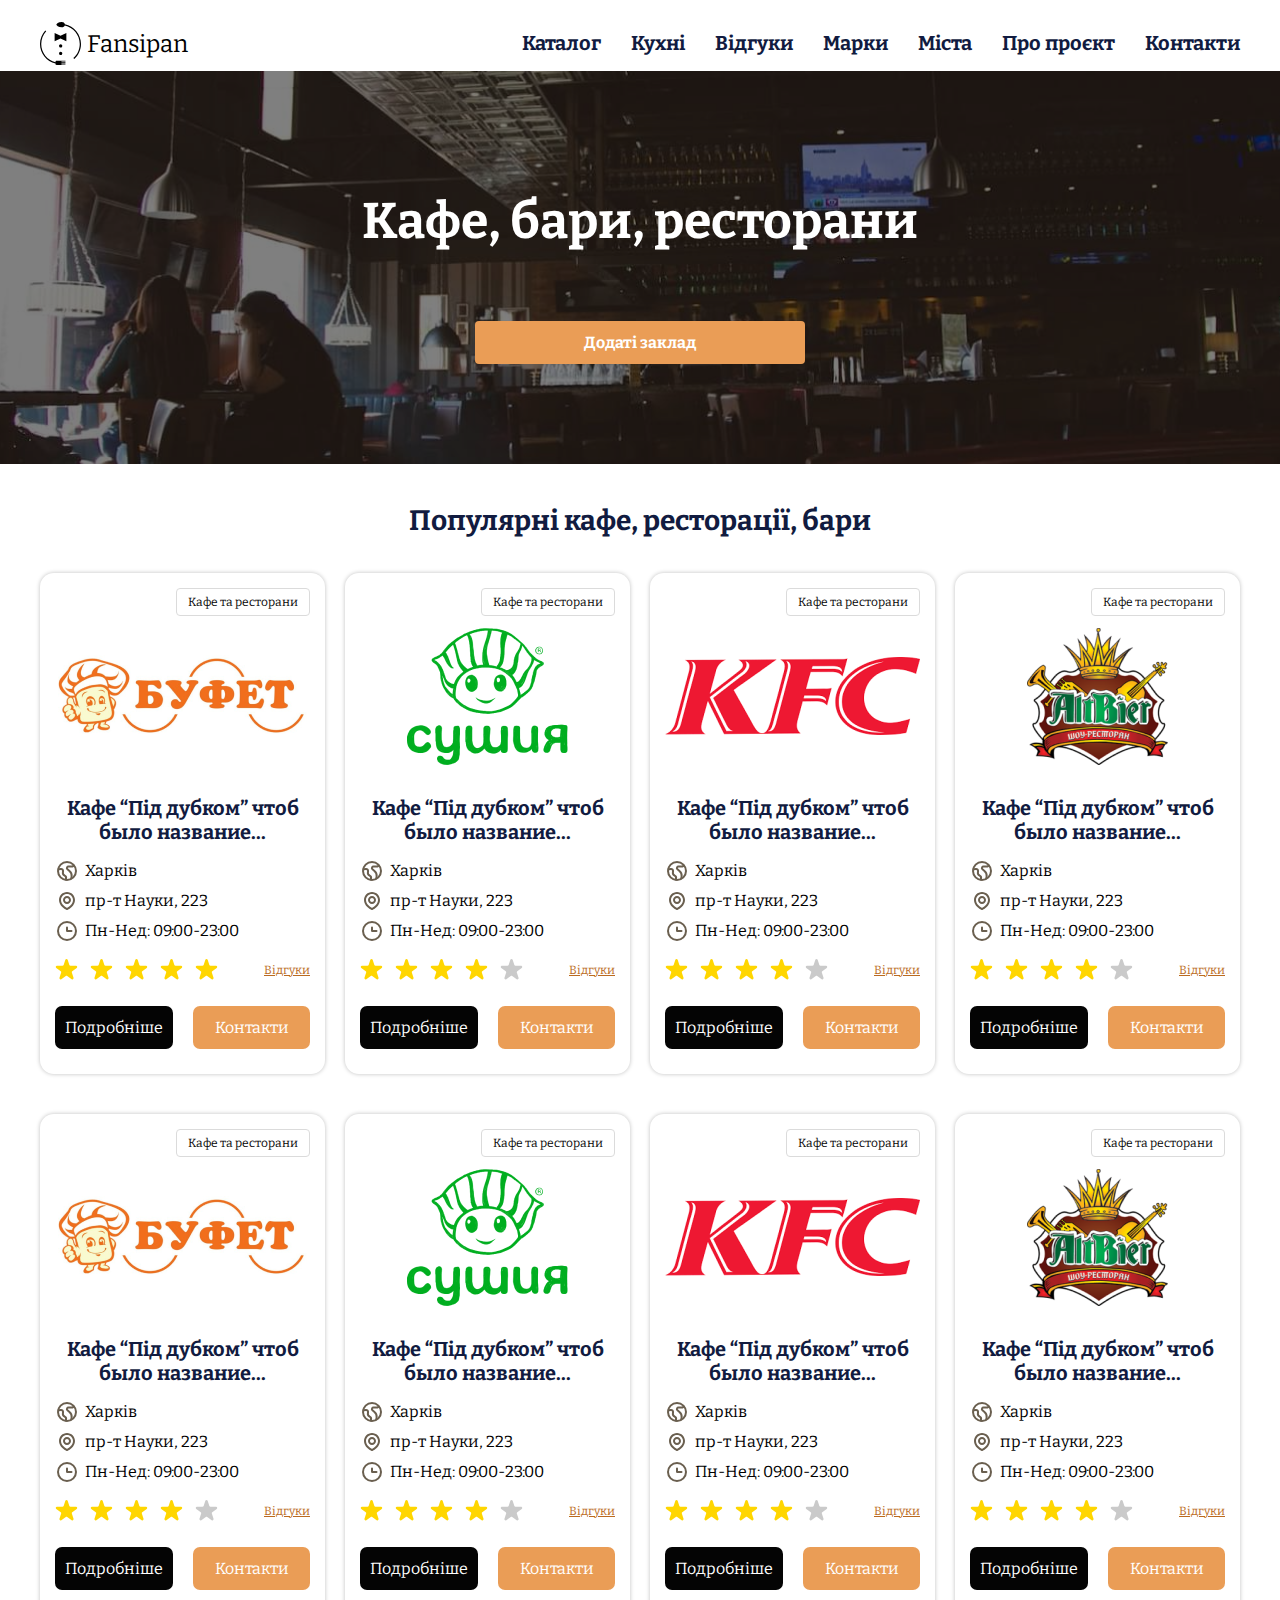
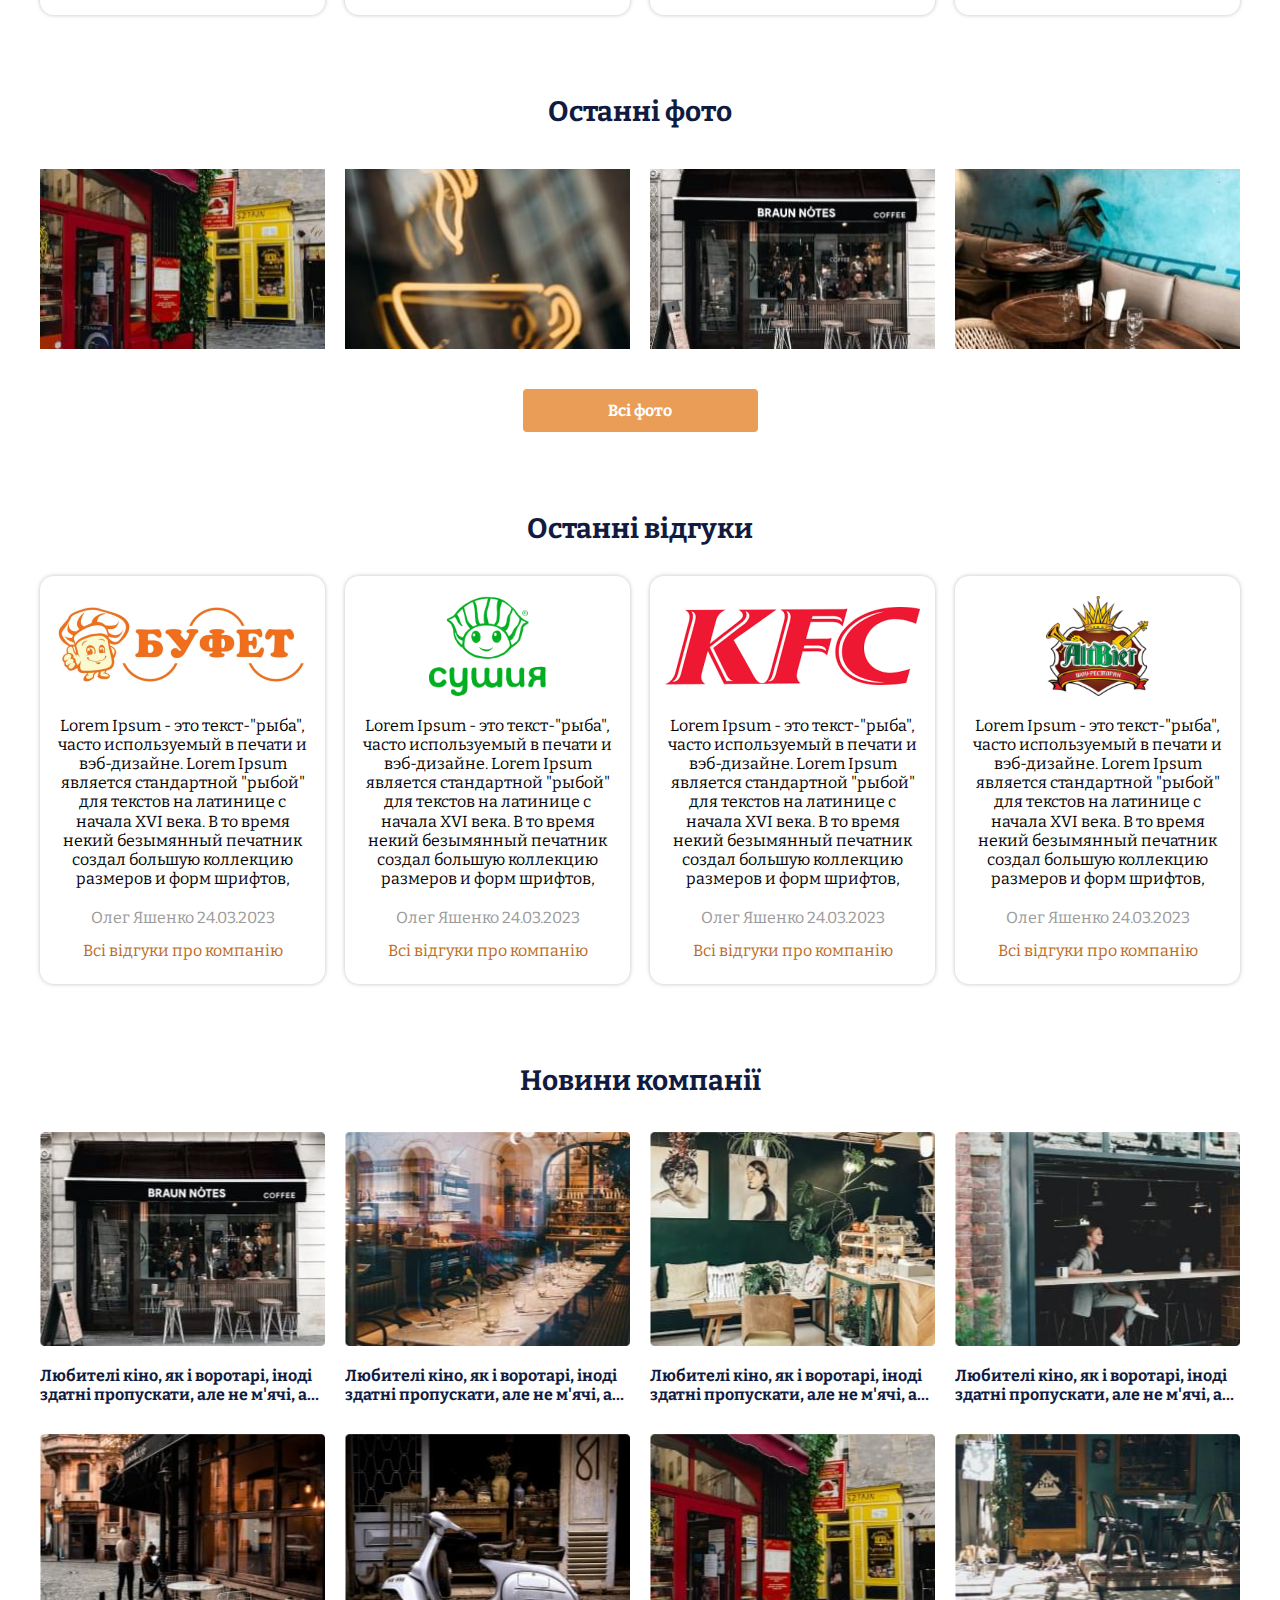
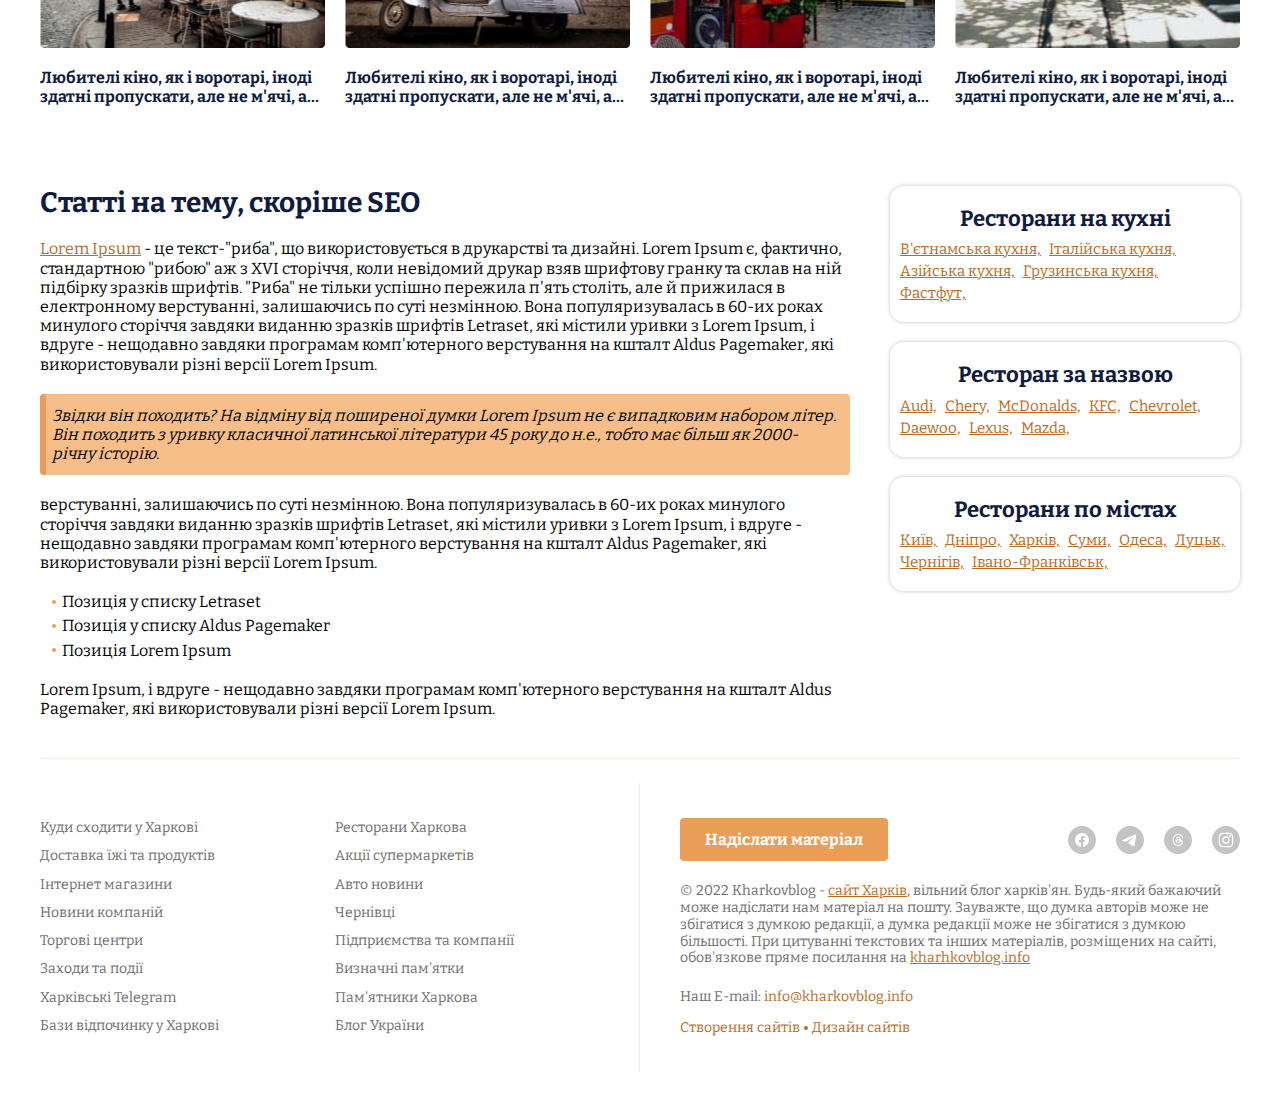
<file: index.html>
<!DOCTYPE html>
<html lang="en">

<head>
	<title>Fansipan</title>
	<meta charset="UTF-8">
	<meta name="format-detection" content="telephone=no">
	<!-- <style>body{opacity: 0;}</style> -->
	<link rel="stylesheet" href="css/style.min.css?_v=20230919134314">
	<link rel="shortcut icon" href="favicon.ico">
	<!-- <meta name="robots" content="noindex, nofollow"> -->
	<meta name="viewport" content="width=device-width, initial-scale=1.0, maximum-scale=1.0, user-scalable=0">
</head>

<body>
	<div class="wrapper">
		<header class="header">
			<div class="_container">
				<div class="icon-menu">
					<span></span>
				</div>

				<a href="index.html" class="header__logo">
					<img src="img/logo.svg" alt="Fansipan"> Fansipan
				</a>

				<nav class="header__menu">
					<a href="catalog.html" class="header__menu-link">Каталог</a>
					<a href="news.html" class="header__menu-link">Кухні</a>
					<a href="post-article.html" class="header__menu-link">Відгуки</a>
					<a href="#" class="header__menu-link">Марки</a>
					<a href="#" class="header__menu-link">Міста</a>
					<a href="#" class="header__menu-link">Про проєкт</a>
					<a href="#" class="header__menu-link">Контакти</a>
				</nav>
			</div>
		</header>

		<div class="menu">
			<div class="menu__content">
				<nav class="menu__body">
					<a href="catalog.html" class="menu__link">Каталог</a>
					<a href="news.html" class="menu__link">Кухні</a>
					<a href="post-article.html" class="menu__link">Відгуки</a>
					<a href="#" class="menu__link">Марки</a>
					<a href="#" class="menu__link">Міста</a>
					<a href="#" class="menu__link">Про проєкт</a>
					<a href="#" class="menu__link">Контакти</a>
				</nav>

				<div class="menu__socials">
					<a href="#" class="menu__social">
						<img src="img/icon/main-facebook.svg" alt="">
					</a>
					<a href="#" class="menu__social">
						<img src="img/icon/main-telegram.svg" alt="">
					</a>
					<a href="#" class="menu__social">
						<img src="img/icon/main-twitter.svg" alt="">
					</a>
					<a href="#" class="menu__social">
						<img src="img/icon/main-instagram.svg" alt="">
					</a>
				</div>

				<div class="menu__footer">
					Наш E-mail:
					<a href="#">info@kharkovblog.info</a>
				</div>
			</div>
		</div>
		<main class="page">
			<div class="main">
				<div class="_container">
					<div class="main__title">Кафе, бари, ресторани</div>

					<button class="main__button button">Додаті заклад</button>
				</div>
			</div>

			<div class="catalog main-page">
				<div class="_container">
					<div class="catalog__title section-title">Популярні кафе, ресторації, бари</div>

					<div class="catalog__body">
						<div class="catalog__item item-catalog">
							<div class="item-catalog__wrapper">
								<div class="item-catalog__category">Кафе та ресторани</div>

								<a href="#" class="item-catalog__image">
									<img src="img/brand/brand01.png" alt="">
								</a>

								<a href="#" class="item-catalog__title">Кафе “Під дубком” чтоб было название...</a>

								<ul class="item-catalog__list">
									<li class="item-catalog__item">
										<img src="img/icon/world.svg" alt="" class="item-catalog__item-icon">
										<span class="item-catalog__item-context">Харків</span>
									</li>

									<li class="item-catalog__item">
										<img src="img/icon/marker.svg" alt="" class="item-catalog__item-icon">
										<span class="item-catalog__item-context">пр-т Науки, 223</span>
									</li>

									<li class="item-catalog__item">
										<img src="img/icon/time.svg" alt="" class="item-catalog__item-icon">
										<span class="item-catalog__item-context">Пн-Нед: 09:00-23:00</span>
									</li>

									<li class="item-catalog__item item-info">
										<img src="img/icon/phone.svg" alt="" class="item-catalog__item-icon">
										<a href="#" class="item-catalog__item-context link">Телефон</a>
									</li>
									<li class="item-catalog__item item-info">
										<img src="img/icon/telegram.svg" alt="" class="item-catalog__item-icon">
										<a href="#" class="item-catalog__item-context link">Телеграм</a>
									</li>
									<li class="item-catalog__item item-info">
										<img src="img/icon/instagram.svg" alt="" class="item-catalog__item-icon">
										<a href="#" class="item-catalog__item-context link">Інстаграм</a>
									</li>
									<li class="item-catalog__item item-info">
										<img src="img/icon/facebook.svg" alt="" class="item-catalog__item-icon">
										<a href="#" class="item-catalog__item-context link">Фейсбук</a>
									</li>
									<li class="item-catalog__item item-info">
										<img src="img/icon/viber.svg" alt="" class="item-catalog__item-icon">
										<a href="#" class="item-catalog__item-context link">Вайбер</a>
									</li>
									<li class="item-catalog__item item-info">
										<img src="img/icon/website.svg" alt="" class="item-catalog__item-icon">
										<a href="#" class="item-catalog__item-context link">Сайт</a>
									</li>
								</ul>

								<div class="item-catalog__feedback">
									<div class="item-catalog__rate rate5">
										<svg width="19" height="18" viewBox="0 0 19 18" fill="none" xmlns="http://www.w3.org/2000/svg">
											<path d="M8.54894 0.927051C8.8483 0.00574017 10.1517 0.00573993 10.4511 0.927051L11.8574 5.25532C11.9913 5.66734 12.3752 5.9463 12.8085 5.9463H17.3595C18.3282 5.9463 18.731 7.18592 17.9473 7.75532L14.2654 10.4303C13.9149 10.685 13.7683 11.1364 13.9021 11.5484L15.3085 15.8766C15.6078 16.798 14.5533 17.5641 13.7696 16.9947L10.0878 14.3197C9.7373 14.065 9.2627 14.065 8.91221 14.3197L5.23037 16.9947C4.44665 17.5641 3.39217 16.798 3.69153 15.8766L5.09787 11.5484C5.23174 11.1364 5.08508 10.685 4.7346 10.4303L1.05275 7.75532C0.269035 7.18592 0.67181 5.9463 1.64053 5.9463H6.19155C6.62477 5.9463 7.00873 5.66734 7.1426 5.25532L8.54894 0.927051Z" />
										</svg>
										<svg width="19" height="18" viewBox="0 0 19 18" fill="none" xmlns="http://www.w3.org/2000/svg">
											<path d="M8.54894 0.927051C8.8483 0.00574017 10.1517 0.00573993 10.4511 0.927051L11.8574 5.25532C11.9913 5.66734 12.3752 5.9463 12.8085 5.9463H17.3595C18.3282 5.9463 18.731 7.18592 17.9473 7.75532L14.2654 10.4303C13.9149 10.685 13.7683 11.1364 13.9021 11.5484L15.3085 15.8766C15.6078 16.798 14.5533 17.5641 13.7696 16.9947L10.0878 14.3197C9.7373 14.065 9.2627 14.065 8.91221 14.3197L5.23037 16.9947C4.44665 17.5641 3.39217 16.798 3.69153 15.8766L5.09787 11.5484C5.23174 11.1364 5.08508 10.685 4.7346 10.4303L1.05275 7.75532C0.269035 7.18592 0.67181 5.9463 1.64053 5.9463H6.19155C6.62477 5.9463 7.00873 5.66734 7.1426 5.25532L8.54894 0.927051Z" />
										</svg>
										<svg width="19" height="18" viewBox="0 0 19 18" fill="none" xmlns="http://www.w3.org/2000/svg">
											<path d="M8.54894 0.927051C8.8483 0.00574017 10.1517 0.00573993 10.4511 0.927051L11.8574 5.25532C11.9913 5.66734 12.3752 5.9463 12.8085 5.9463H17.3595C18.3282 5.9463 18.731 7.18592 17.9473 7.75532L14.2654 10.4303C13.9149 10.685 13.7683 11.1364 13.9021 11.5484L15.3085 15.8766C15.6078 16.798 14.5533 17.5641 13.7696 16.9947L10.0878 14.3197C9.7373 14.065 9.2627 14.065 8.91221 14.3197L5.23037 16.9947C4.44665 17.5641 3.39217 16.798 3.69153 15.8766L5.09787 11.5484C5.23174 11.1364 5.08508 10.685 4.7346 10.4303L1.05275 7.75532C0.269035 7.18592 0.67181 5.9463 1.64053 5.9463H6.19155C6.62477 5.9463 7.00873 5.66734 7.1426 5.25532L8.54894 0.927051Z" />
										</svg>
										<svg width="19" height="18" viewBox="0 0 19 18" fill="none" xmlns="http://www.w3.org/2000/svg">
											<path d="M8.54894 0.927051C8.8483 0.00574017 10.1517 0.00573993 10.4511 0.927051L11.8574 5.25532C11.9913 5.66734 12.3752 5.9463 12.8085 5.9463H17.3595C18.3282 5.9463 18.731 7.18592 17.9473 7.75532L14.2654 10.4303C13.9149 10.685 13.7683 11.1364 13.9021 11.5484L15.3085 15.8766C15.6078 16.798 14.5533 17.5641 13.7696 16.9947L10.0878 14.3197C9.7373 14.065 9.2627 14.065 8.91221 14.3197L5.23037 16.9947C4.44665 17.5641 3.39217 16.798 3.69153 15.8766L5.09787 11.5484C5.23174 11.1364 5.08508 10.685 4.7346 10.4303L1.05275 7.75532C0.269035 7.18592 0.67181 5.9463 1.64053 5.9463H6.19155C6.62477 5.9463 7.00873 5.66734 7.1426 5.25532L8.54894 0.927051Z" />
										</svg>
										<svg width="19" height="18" viewBox="0 0 19 18" fill="none" xmlns="http://www.w3.org/2000/svg">
											<path d="M8.54894 0.927051C8.8483 0.00574017 10.1517 0.00573993 10.4511 0.927051L11.8574 5.25532C11.9913 5.66734 12.3752 5.9463 12.8085 5.9463H17.3595C18.3282 5.9463 18.731 7.18592 17.9473 7.75532L14.2654 10.4303C13.9149 10.685 13.7683 11.1364 13.9021 11.5484L15.3085 15.8766C15.6078 16.798 14.5533 17.5641 13.7696 16.9947L10.0878 14.3197C9.7373 14.065 9.2627 14.065 8.91221 14.3197L5.23037 16.9947C4.44665 17.5641 3.39217 16.798 3.69153 15.8766L5.09787 11.5484C5.23174 11.1364 5.08508 10.685 4.7346 10.4303L1.05275 7.75532C0.269035 7.18592 0.67181 5.9463 1.64053 5.9463H6.19155C6.62477 5.9463 7.00873 5.66734 7.1426 5.25532L8.54894 0.927051Z" />
										</svg>
									</div>

									<a href="#" class="item-catalog__feedback-link">Відгуки</a>
								</div>

								<div class="item-catalog__footer">
									<a href="product.html" class="item-catalog__button button dark">Подробніше</a>

									<button class="item-catalog__button item-catalog__button-contact button">Контакти</button>
								</div>
							</div>
						</div>

						<div class="catalog__item item-catalog">
							<div class="item-catalog__wrapper">
								<div class="item-catalog__category">Кафе та ресторани</div>

								<a href="#" class="item-catalog__image">
									<img src="img/brand/brand02.png" alt="">
								</a>

								<a href="#" class="item-catalog__title">Кафе “Під дубком” чтоб было название...</a>

								<ul class="item-catalog__list">
									<li class="item-catalog__item">
										<img src="img/icon/world.svg" alt="">
										<span>Харків</span>
									</li>

									<li class="item-catalog__item">
										<img src="img/icon/marker.svg" alt="">
										<span>пр-т Науки, 223</span>
									</li>

									<li class="item-catalog__item">
										<img src="img/icon/time.svg" alt="">
										<span>Пн-Нед: 09:00-23:00</span>
									</li>

									<li class="item-catalog__item item-info">
										<img src="img/icon/phone.svg" alt="" class="item-catalog__item-icon">
										<a href="#" class="item-catalog__item-context link">Телефон</a>
									</li>
									<li class="item-catalog__item item-info">
										<img src="img/icon/telegram.svg" alt="" class="item-catalog__item-icon">
										<a href="#" class="item-catalog__item-context link">Телеграм</a>
									</li>
									<li class="item-catalog__item item-info">
										<img src="img/icon/instagram.svg" alt="" class="item-catalog__item-icon">
										<a href="#" class="item-catalog__item-context link">Інстаграм</a>
									</li>
									<li class="item-catalog__item item-info">
										<img src="img/icon/facebook.svg" alt="" class="item-catalog__item-icon">
										<a href="#" class="item-catalog__item-context link">Фейсбук</a>
									</li>
									<li class="item-catalog__item item-info">
										<img src="img/icon/viber.svg" alt="" class="item-catalog__item-icon">
										<a href="#" class="item-catalog__item-context link">Вайбер</a>
									</li>
									<li class="item-catalog__item item-info">
										<img src="img/icon/website.svg" alt="" class="item-catalog__item-icon">
										<a href="#" class="item-catalog__item-context link">Сайт</a>
									</li>
								</ul>

								<div class="item-catalog__feedback">
									<div class="item-catalog__rate rate4">
										<svg width="19" height="18" viewBox="0 0 19 18" fill="none" xmlns="http://www.w3.org/2000/svg">
											<path d="M8.54894 0.927051C8.8483 0.00574017 10.1517 0.00573993 10.4511 0.927051L11.8574 5.25532C11.9913 5.66734 12.3752 5.9463 12.8085 5.9463H17.3595C18.3282 5.9463 18.731 7.18592 17.9473 7.75532L14.2654 10.4303C13.9149 10.685 13.7683 11.1364 13.9021 11.5484L15.3085 15.8766C15.6078 16.798 14.5533 17.5641 13.7696 16.9947L10.0878 14.3197C9.7373 14.065 9.2627 14.065 8.91221 14.3197L5.23037 16.9947C4.44665 17.5641 3.39217 16.798 3.69153 15.8766L5.09787 11.5484C5.23174 11.1364 5.08508 10.685 4.7346 10.4303L1.05275 7.75532C0.269035 7.18592 0.67181 5.9463 1.64053 5.9463H6.19155C6.62477 5.9463 7.00873 5.66734 7.1426 5.25532L8.54894 0.927051Z" />
										</svg>
										<svg width="19" height="18" viewBox="0 0 19 18" fill="none" xmlns="http://www.w3.org/2000/svg">
											<path d="M8.54894 0.927051C8.8483 0.00574017 10.1517 0.00573993 10.4511 0.927051L11.8574 5.25532C11.9913 5.66734 12.3752 5.9463 12.8085 5.9463H17.3595C18.3282 5.9463 18.731 7.18592 17.9473 7.75532L14.2654 10.4303C13.9149 10.685 13.7683 11.1364 13.9021 11.5484L15.3085 15.8766C15.6078 16.798 14.5533 17.5641 13.7696 16.9947L10.0878 14.3197C9.7373 14.065 9.2627 14.065 8.91221 14.3197L5.23037 16.9947C4.44665 17.5641 3.39217 16.798 3.69153 15.8766L5.09787 11.5484C5.23174 11.1364 5.08508 10.685 4.7346 10.4303L1.05275 7.75532C0.269035 7.18592 0.67181 5.9463 1.64053 5.9463H6.19155C6.62477 5.9463 7.00873 5.66734 7.1426 5.25532L8.54894 0.927051Z" />
										</svg>
										<svg width="19" height="18" viewBox="0 0 19 18" fill="none" xmlns="http://www.w3.org/2000/svg">
											<path d="M8.54894 0.927051C8.8483 0.00574017 10.1517 0.00573993 10.4511 0.927051L11.8574 5.25532C11.9913 5.66734 12.3752 5.9463 12.8085 5.9463H17.3595C18.3282 5.9463 18.731 7.18592 17.9473 7.75532L14.2654 10.4303C13.9149 10.685 13.7683 11.1364 13.9021 11.5484L15.3085 15.8766C15.6078 16.798 14.5533 17.5641 13.7696 16.9947L10.0878 14.3197C9.7373 14.065 9.2627 14.065 8.91221 14.3197L5.23037 16.9947C4.44665 17.5641 3.39217 16.798 3.69153 15.8766L5.09787 11.5484C5.23174 11.1364 5.08508 10.685 4.7346 10.4303L1.05275 7.75532C0.269035 7.18592 0.67181 5.9463 1.64053 5.9463H6.19155C6.62477 5.9463 7.00873 5.66734 7.1426 5.25532L8.54894 0.927051Z" />
										</svg>
										<svg width="19" height="18" viewBox="0 0 19 18" fill="none" xmlns="http://www.w3.org/2000/svg">
											<path d="M8.54894 0.927051C8.8483 0.00574017 10.1517 0.00573993 10.4511 0.927051L11.8574 5.25532C11.9913 5.66734 12.3752 5.9463 12.8085 5.9463H17.3595C18.3282 5.9463 18.731 7.18592 17.9473 7.75532L14.2654 10.4303C13.9149 10.685 13.7683 11.1364 13.9021 11.5484L15.3085 15.8766C15.6078 16.798 14.5533 17.5641 13.7696 16.9947L10.0878 14.3197C9.7373 14.065 9.2627 14.065 8.91221 14.3197L5.23037 16.9947C4.44665 17.5641 3.39217 16.798 3.69153 15.8766L5.09787 11.5484C5.23174 11.1364 5.08508 10.685 4.7346 10.4303L1.05275 7.75532C0.269035 7.18592 0.67181 5.9463 1.64053 5.9463H6.19155C6.62477 5.9463 7.00873 5.66734 7.1426 5.25532L8.54894 0.927051Z" />
										</svg>
										<svg width="19" height="18" viewBox="0 0 19 18" fill="none" xmlns="http://www.w3.org/2000/svg">
											<path d="M8.54894 0.927051C8.8483 0.00574017 10.1517 0.00573993 10.4511 0.927051L11.8574 5.25532C11.9913 5.66734 12.3752 5.9463 12.8085 5.9463H17.3595C18.3282 5.9463 18.731 7.18592 17.9473 7.75532L14.2654 10.4303C13.9149 10.685 13.7683 11.1364 13.9021 11.5484L15.3085 15.8766C15.6078 16.798 14.5533 17.5641 13.7696 16.9947L10.0878 14.3197C9.7373 14.065 9.2627 14.065 8.91221 14.3197L5.23037 16.9947C4.44665 17.5641 3.39217 16.798 3.69153 15.8766L5.09787 11.5484C5.23174 11.1364 5.08508 10.685 4.7346 10.4303L1.05275 7.75532C0.269035 7.18592 0.67181 5.9463 1.64053 5.9463H6.19155C6.62477 5.9463 7.00873 5.66734 7.1426 5.25532L8.54894 0.927051Z" />
										</svg>
									</div>

									<a href="#" class="item-catalog__feedback-link">Відгуки</a>
								</div>

								<div class="item-catalog__footer">
									<a href="product.html" class="item-catalog__button button dark">Подробніше</a>

									<button class="item-catalog__button item-catalog__button-contact button">Контакти</button>
								</div>
							</div>
						</div>

						<div class="catalog__item item-catalog">
							<div class="item-catalog__wrapper">
								<div class="item-catalog__category">Кафе та ресторани</div>

								<a href="#" class="item-catalog__image">
									<img src="img/brand/brand03.png" alt="">
								</a>

								<a href="#" class="item-catalog__title">Кафе “Під дубком” чтоб было название...</a>

								<ul class="item-catalog__list">
									<li class="item-catalog__item">
										<img src="img/icon/world.svg" alt="">
										<span>Харків</span>
									</li>

									<li class="item-catalog__item">
										<img src="img/icon/marker.svg" alt="">
										<span>пр-т Науки, 223</span>
									</li>

									<li class="item-catalog__item">
										<img src="img/icon/time.svg" alt="">
										<span>Пн-Нед: 09:00-23:00</span>
									</li>

									<li class="item-catalog__item item-info">
										<img src="img/icon/phone.svg" alt="" class="item-catalog__item-icon">
										<a href="#" class="item-catalog__item-context link">Телефон</a>
									</li>
									<li class="item-catalog__item item-info">
										<img src="img/icon/telegram.svg" alt="" class="item-catalog__item-icon">
										<a href="#" class="item-catalog__item-context link">Телеграм</a>
									</li>
									<li class="item-catalog__item item-info">
										<img src="img/icon/instagram.svg" alt="" class="item-catalog__item-icon">
										<a href="#" class="item-catalog__item-context link">Інстаграм</a>
									</li>
									<li class="item-catalog__item item-info">
										<img src="img/icon/facebook.svg" alt="" class="item-catalog__item-icon">
										<a href="#" class="item-catalog__item-context link">Фейсбук</a>
									</li>
									<li class="item-catalog__item item-info">
										<img src="img/icon/viber.svg" alt="" class="item-catalog__item-icon">
										<a href="#" class="item-catalog__item-context link">Вайбер</a>
									</li>
									<li class="item-catalog__item item-info">
										<img src="img/icon/website.svg" alt="" class="item-catalog__item-icon">
										<a href="#" class="item-catalog__item-context link">Сайт</a>
									</li>
								</ul>

								<div class="item-catalog__feedback">
									<div class="item-catalog__rate rate4">
										<svg width="19" height="18" viewBox="0 0 19 18" fill="none" xmlns="http://www.w3.org/2000/svg">
											<path d="M8.54894 0.927051C8.8483 0.00574017 10.1517 0.00573993 10.4511 0.927051L11.8574 5.25532C11.9913 5.66734 12.3752 5.9463 12.8085 5.9463H17.3595C18.3282 5.9463 18.731 7.18592 17.9473 7.75532L14.2654 10.4303C13.9149 10.685 13.7683 11.1364 13.9021 11.5484L15.3085 15.8766C15.6078 16.798 14.5533 17.5641 13.7696 16.9947L10.0878 14.3197C9.7373 14.065 9.2627 14.065 8.91221 14.3197L5.23037 16.9947C4.44665 17.5641 3.39217 16.798 3.69153 15.8766L5.09787 11.5484C5.23174 11.1364 5.08508 10.685 4.7346 10.4303L1.05275 7.75532C0.269035 7.18592 0.67181 5.9463 1.64053 5.9463H6.19155C6.62477 5.9463 7.00873 5.66734 7.1426 5.25532L8.54894 0.927051Z" />
										</svg>
										<svg width="19" height="18" viewBox="0 0 19 18" fill="none" xmlns="http://www.w3.org/2000/svg">
											<path d="M8.54894 0.927051C8.8483 0.00574017 10.1517 0.00573993 10.4511 0.927051L11.8574 5.25532C11.9913 5.66734 12.3752 5.9463 12.8085 5.9463H17.3595C18.3282 5.9463 18.731 7.18592 17.9473 7.75532L14.2654 10.4303C13.9149 10.685 13.7683 11.1364 13.9021 11.5484L15.3085 15.8766C15.6078 16.798 14.5533 17.5641 13.7696 16.9947L10.0878 14.3197C9.7373 14.065 9.2627 14.065 8.91221 14.3197L5.23037 16.9947C4.44665 17.5641 3.39217 16.798 3.69153 15.8766L5.09787 11.5484C5.23174 11.1364 5.08508 10.685 4.7346 10.4303L1.05275 7.75532C0.269035 7.18592 0.67181 5.9463 1.64053 5.9463H6.19155C6.62477 5.9463 7.00873 5.66734 7.1426 5.25532L8.54894 0.927051Z" />
										</svg>
										<svg width="19" height="18" viewBox="0 0 19 18" fill="none" xmlns="http://www.w3.org/2000/svg">
											<path d="M8.54894 0.927051C8.8483 0.00574017 10.1517 0.00573993 10.4511 0.927051L11.8574 5.25532C11.9913 5.66734 12.3752 5.9463 12.8085 5.9463H17.3595C18.3282 5.9463 18.731 7.18592 17.9473 7.75532L14.2654 10.4303C13.9149 10.685 13.7683 11.1364 13.9021 11.5484L15.3085 15.8766C15.6078 16.798 14.5533 17.5641 13.7696 16.9947L10.0878 14.3197C9.7373 14.065 9.2627 14.065 8.91221 14.3197L5.23037 16.9947C4.44665 17.5641 3.39217 16.798 3.69153 15.8766L5.09787 11.5484C5.23174 11.1364 5.08508 10.685 4.7346 10.4303L1.05275 7.75532C0.269035 7.18592 0.67181 5.9463 1.64053 5.9463H6.19155C6.62477 5.9463 7.00873 5.66734 7.1426 5.25532L8.54894 0.927051Z" />
										</svg>
										<svg width="19" height="18" viewBox="0 0 19 18" fill="none" xmlns="http://www.w3.org/2000/svg">
											<path d="M8.54894 0.927051C8.8483 0.00574017 10.1517 0.00573993 10.4511 0.927051L11.8574 5.25532C11.9913 5.66734 12.3752 5.9463 12.8085 5.9463H17.3595C18.3282 5.9463 18.731 7.18592 17.9473 7.75532L14.2654 10.4303C13.9149 10.685 13.7683 11.1364 13.9021 11.5484L15.3085 15.8766C15.6078 16.798 14.5533 17.5641 13.7696 16.9947L10.0878 14.3197C9.7373 14.065 9.2627 14.065 8.91221 14.3197L5.23037 16.9947C4.44665 17.5641 3.39217 16.798 3.69153 15.8766L5.09787 11.5484C5.23174 11.1364 5.08508 10.685 4.7346 10.4303L1.05275 7.75532C0.269035 7.18592 0.67181 5.9463 1.64053 5.9463H6.19155C6.62477 5.9463 7.00873 5.66734 7.1426 5.25532L8.54894 0.927051Z" />
										</svg>
										<svg width="19" height="18" viewBox="0 0 19 18" fill="none" xmlns="http://www.w3.org/2000/svg">
											<path d="M8.54894 0.927051C8.8483 0.00574017 10.1517 0.00573993 10.4511 0.927051L11.8574 5.25532C11.9913 5.66734 12.3752 5.9463 12.8085 5.9463H17.3595C18.3282 5.9463 18.731 7.18592 17.9473 7.75532L14.2654 10.4303C13.9149 10.685 13.7683 11.1364 13.9021 11.5484L15.3085 15.8766C15.6078 16.798 14.5533 17.5641 13.7696 16.9947L10.0878 14.3197C9.7373 14.065 9.2627 14.065 8.91221 14.3197L5.23037 16.9947C4.44665 17.5641 3.39217 16.798 3.69153 15.8766L5.09787 11.5484C5.23174 11.1364 5.08508 10.685 4.7346 10.4303L1.05275 7.75532C0.269035 7.18592 0.67181 5.9463 1.64053 5.9463H6.19155C6.62477 5.9463 7.00873 5.66734 7.1426 5.25532L8.54894 0.927051Z" />
										</svg>
									</div>

									<a href="#" class="item-catalog__feedback-link">Відгуки</a>
								</div>

								<div class="item-catalog__footer">
									<a href="product.html" class="item-catalog__button button dark">Подробніше</a>

									<button class="item-catalog__button item-catalog__button-contact button">Контакти</button>
								</div>
							</div>
						</div>

						<div class="catalog__item item-catalog">
							<div class="item-catalog__wrapper">
								<div class="item-catalog__category">Кафе та ресторани</div>

								<a href="#" class="item-catalog__image">
									<img src="img/brand/brand04.png" alt="">
								</a>

								<a href="#" class="item-catalog__title">Кафе “Під дубком” чтоб было название...</a>

								<ul class="item-catalog__list">
									<li class="item-catalog__item">
										<img src="img/icon/world.svg" alt="">
										<span>Харків</span>
									</li>

									<li class="item-catalog__item">
										<img src="img/icon/marker.svg" alt="">
										<span>пр-т Науки, 223</span>
									</li>

									<li class="item-catalog__item">
										<img src="img/icon/time.svg" alt="">
										<span>Пн-Нед: 09:00-23:00</span>
									</li>

									<li class="item-catalog__item item-info">
										<img src="img/icon/phone.svg" alt="" class="item-catalog__item-icon">
										<a href="#" class="item-catalog__item-context link">Телефон</a>
									</li>
									<li class="item-catalog__item item-info">
										<img src="img/icon/telegram.svg" alt="" class="item-catalog__item-icon">
										<a href="#" class="item-catalog__item-context link">Телеграм</a>
									</li>
									<li class="item-catalog__item item-info">
										<img src="img/icon/instagram.svg" alt="" class="item-catalog__item-icon">
										<a href="#" class="item-catalog__item-context link">Інстаграм</a>
									</li>
									<li class="item-catalog__item item-info">
										<img src="img/icon/facebook.svg" alt="" class="item-catalog__item-icon">
										<a href="#" class="item-catalog__item-context link">Фейсбук</a>
									</li>
									<li class="item-catalog__item item-info">
										<img src="img/icon/viber.svg" alt="" class="item-catalog__item-icon">
										<a href="#" class="item-catalog__item-context link">Вайбер</a>
									</li>
									<li class="item-catalog__item item-info">
										<img src="img/icon/website.svg" alt="" class="item-catalog__item-icon">
										<a href="#" class="item-catalog__item-context link">Сайт</a>
									</li>
								</ul>

								<div class="item-catalog__feedback">
									<div class="item-catalog__rate rate4">
										<svg width="19" height="18" viewBox="0 0 19 18" fill="none" xmlns="http://www.w3.org/2000/svg">
											<path d="M8.54894 0.927051C8.8483 0.00574017 10.1517 0.00573993 10.4511 0.927051L11.8574 5.25532C11.9913 5.66734 12.3752 5.9463 12.8085 5.9463H17.3595C18.3282 5.9463 18.731 7.18592 17.9473 7.75532L14.2654 10.4303C13.9149 10.685 13.7683 11.1364 13.9021 11.5484L15.3085 15.8766C15.6078 16.798 14.5533 17.5641 13.7696 16.9947L10.0878 14.3197C9.7373 14.065 9.2627 14.065 8.91221 14.3197L5.23037 16.9947C4.44665 17.5641 3.39217 16.798 3.69153 15.8766L5.09787 11.5484C5.23174 11.1364 5.08508 10.685 4.7346 10.4303L1.05275 7.75532C0.269035 7.18592 0.67181 5.9463 1.64053 5.9463H6.19155C6.62477 5.9463 7.00873 5.66734 7.1426 5.25532L8.54894 0.927051Z" />
										</svg>
										<svg width="19" height="18" viewBox="0 0 19 18" fill="none" xmlns="http://www.w3.org/2000/svg">
											<path d="M8.54894 0.927051C8.8483 0.00574017 10.1517 0.00573993 10.4511 0.927051L11.8574 5.25532C11.9913 5.66734 12.3752 5.9463 12.8085 5.9463H17.3595C18.3282 5.9463 18.731 7.18592 17.9473 7.75532L14.2654 10.4303C13.9149 10.685 13.7683 11.1364 13.9021 11.5484L15.3085 15.8766C15.6078 16.798 14.5533 17.5641 13.7696 16.9947L10.0878 14.3197C9.7373 14.065 9.2627 14.065 8.91221 14.3197L5.23037 16.9947C4.44665 17.5641 3.39217 16.798 3.69153 15.8766L5.09787 11.5484C5.23174 11.1364 5.08508 10.685 4.7346 10.4303L1.05275 7.75532C0.269035 7.18592 0.67181 5.9463 1.64053 5.9463H6.19155C6.62477 5.9463 7.00873 5.66734 7.1426 5.25532L8.54894 0.927051Z" />
										</svg>
										<svg width="19" height="18" viewBox="0 0 19 18" fill="none" xmlns="http://www.w3.org/2000/svg">
											<path d="M8.54894 0.927051C8.8483 0.00574017 10.1517 0.00573993 10.4511 0.927051L11.8574 5.25532C11.9913 5.66734 12.3752 5.9463 12.8085 5.9463H17.3595C18.3282 5.9463 18.731 7.18592 17.9473 7.75532L14.2654 10.4303C13.9149 10.685 13.7683 11.1364 13.9021 11.5484L15.3085 15.8766C15.6078 16.798 14.5533 17.5641 13.7696 16.9947L10.0878 14.3197C9.7373 14.065 9.2627 14.065 8.91221 14.3197L5.23037 16.9947C4.44665 17.5641 3.39217 16.798 3.69153 15.8766L5.09787 11.5484C5.23174 11.1364 5.08508 10.685 4.7346 10.4303L1.05275 7.75532C0.269035 7.18592 0.67181 5.9463 1.64053 5.9463H6.19155C6.62477 5.9463 7.00873 5.66734 7.1426 5.25532L8.54894 0.927051Z" />
										</svg>
										<svg width="19" height="18" viewBox="0 0 19 18" fill="none" xmlns="http://www.w3.org/2000/svg">
											<path d="M8.54894 0.927051C8.8483 0.00574017 10.1517 0.00573993 10.4511 0.927051L11.8574 5.25532C11.9913 5.66734 12.3752 5.9463 12.8085 5.9463H17.3595C18.3282 5.9463 18.731 7.18592 17.9473 7.75532L14.2654 10.4303C13.9149 10.685 13.7683 11.1364 13.9021 11.5484L15.3085 15.8766C15.6078 16.798 14.5533 17.5641 13.7696 16.9947L10.0878 14.3197C9.7373 14.065 9.2627 14.065 8.91221 14.3197L5.23037 16.9947C4.44665 17.5641 3.39217 16.798 3.69153 15.8766L5.09787 11.5484C5.23174 11.1364 5.08508 10.685 4.7346 10.4303L1.05275 7.75532C0.269035 7.18592 0.67181 5.9463 1.64053 5.9463H6.19155C6.62477 5.9463 7.00873 5.66734 7.1426 5.25532L8.54894 0.927051Z" />
										</svg>
										<svg width="19" height="18" viewBox="0 0 19 18" fill="none" xmlns="http://www.w3.org/2000/svg">
											<path d="M8.54894 0.927051C8.8483 0.00574017 10.1517 0.00573993 10.4511 0.927051L11.8574 5.25532C11.9913 5.66734 12.3752 5.9463 12.8085 5.9463H17.3595C18.3282 5.9463 18.731 7.18592 17.9473 7.75532L14.2654 10.4303C13.9149 10.685 13.7683 11.1364 13.9021 11.5484L15.3085 15.8766C15.6078 16.798 14.5533 17.5641 13.7696 16.9947L10.0878 14.3197C9.7373 14.065 9.2627 14.065 8.91221 14.3197L5.23037 16.9947C4.44665 17.5641 3.39217 16.798 3.69153 15.8766L5.09787 11.5484C5.23174 11.1364 5.08508 10.685 4.7346 10.4303L1.05275 7.75532C0.269035 7.18592 0.67181 5.9463 1.64053 5.9463H6.19155C6.62477 5.9463 7.00873 5.66734 7.1426 5.25532L8.54894 0.927051Z" />
										</svg>
									</div>

									<a href="#" class="item-catalog__feedback-link">Відгуки</a>
								</div>

								<div class="item-catalog__footer">
									<a href="product.html" class="item-catalog__button button dark">Подробніше</a>

									<button class="item-catalog__button item-catalog__button-contact button">Контакти</button>
								</div>
							</div>
						</div>

						<div class="catalog__item item-catalog">
							<div class="item-catalog__wrapper">
								<div class="item-catalog__category">Кафе та ресторани</div>

								<a href="#" class="item-catalog__image">
									<img src="img/brand/brand01.png" alt="">
								</a>

								<a href="#" class="item-catalog__title">Кафе “Під дубком” чтоб было название...</a>

								<ul class="item-catalog__list">
									<li class="item-catalog__item">
										<img src="img/icon/world.svg" alt="">
										<span>Харків</span>
									</li>

									<li class="item-catalog__item">
										<img src="img/icon/marker.svg" alt="">
										<span>пр-т Науки, 223</span>
									</li>

									<li class="item-catalog__item">
										<img src="img/icon/time.svg" alt="">
										<span>Пн-Нед: 09:00-23:00</span>
									</li>

									<li class="item-catalog__item item-info">
										<img src="img/icon/phone.svg" alt="" class="item-catalog__item-icon">
										<a href="#" class="item-catalog__item-context link">Телефон</a>
									</li>
									<li class="item-catalog__item item-info">
										<img src="img/icon/telegram.svg" alt="" class="item-catalog__item-icon">
										<a href="#" class="item-catalog__item-context link">Телеграм</a>
									</li>
									<li class="item-catalog__item item-info">
										<img src="img/icon/instagram.svg" alt="" class="item-catalog__item-icon">
										<a href="#" class="item-catalog__item-context link">Інстаграм</a>
									</li>
									<li class="item-catalog__item item-info">
										<img src="img/icon/facebook.svg" alt="" class="item-catalog__item-icon">
										<a href="#" class="item-catalog__item-context link">Фейсбук</a>
									</li>
									<li class="item-catalog__item item-info">
										<img src="img/icon/viber.svg" alt="" class="item-catalog__item-icon">
										<a href="#" class="item-catalog__item-context link">Вайбер</a>
									</li>
									<li class="item-catalog__item item-info">
										<img src="img/icon/website.svg" alt="" class="item-catalog__item-icon">
										<a href="#" class="item-catalog__item-context link">Сайт</a>
									</li>
								</ul>

								<div class="item-catalog__feedback">
									<div class="item-catalog__rate rate4">
										<svg width="19" height="18" viewBox="0 0 19 18" fill="none" xmlns="http://www.w3.org/2000/svg">
											<path d="M8.54894 0.927051C8.8483 0.00574017 10.1517 0.00573993 10.4511 0.927051L11.8574 5.25532C11.9913 5.66734 12.3752 5.9463 12.8085 5.9463H17.3595C18.3282 5.9463 18.731 7.18592 17.9473 7.75532L14.2654 10.4303C13.9149 10.685 13.7683 11.1364 13.9021 11.5484L15.3085 15.8766C15.6078 16.798 14.5533 17.5641 13.7696 16.9947L10.0878 14.3197C9.7373 14.065 9.2627 14.065 8.91221 14.3197L5.23037 16.9947C4.44665 17.5641 3.39217 16.798 3.69153 15.8766L5.09787 11.5484C5.23174 11.1364 5.08508 10.685 4.7346 10.4303L1.05275 7.75532C0.269035 7.18592 0.67181 5.9463 1.64053 5.9463H6.19155C6.62477 5.9463 7.00873 5.66734 7.1426 5.25532L8.54894 0.927051Z" />
										</svg>
										<svg width="19" height="18" viewBox="0 0 19 18" fill="none" xmlns="http://www.w3.org/2000/svg">
											<path d="M8.54894 0.927051C8.8483 0.00574017 10.1517 0.00573993 10.4511 0.927051L11.8574 5.25532C11.9913 5.66734 12.3752 5.9463 12.8085 5.9463H17.3595C18.3282 5.9463 18.731 7.18592 17.9473 7.75532L14.2654 10.4303C13.9149 10.685 13.7683 11.1364 13.9021 11.5484L15.3085 15.8766C15.6078 16.798 14.5533 17.5641 13.7696 16.9947L10.0878 14.3197C9.7373 14.065 9.2627 14.065 8.91221 14.3197L5.23037 16.9947C4.44665 17.5641 3.39217 16.798 3.69153 15.8766L5.09787 11.5484C5.23174 11.1364 5.08508 10.685 4.7346 10.4303L1.05275 7.75532C0.269035 7.18592 0.67181 5.9463 1.64053 5.9463H6.19155C6.62477 5.9463 7.00873 5.66734 7.1426 5.25532L8.54894 0.927051Z" />
										</svg>
										<svg width="19" height="18" viewBox="0 0 19 18" fill="none" xmlns="http://www.w3.org/2000/svg">
											<path d="M8.54894 0.927051C8.8483 0.00574017 10.1517 0.00573993 10.4511 0.927051L11.8574 5.25532C11.9913 5.66734 12.3752 5.9463 12.8085 5.9463H17.3595C18.3282 5.9463 18.731 7.18592 17.9473 7.75532L14.2654 10.4303C13.9149 10.685 13.7683 11.1364 13.9021 11.5484L15.3085 15.8766C15.6078 16.798 14.5533 17.5641 13.7696 16.9947L10.0878 14.3197C9.7373 14.065 9.2627 14.065 8.91221 14.3197L5.23037 16.9947C4.44665 17.5641 3.39217 16.798 3.69153 15.8766L5.09787 11.5484C5.23174 11.1364 5.08508 10.685 4.7346 10.4303L1.05275 7.75532C0.269035 7.18592 0.67181 5.9463 1.64053 5.9463H6.19155C6.62477 5.9463 7.00873 5.66734 7.1426 5.25532L8.54894 0.927051Z" />
										</svg>
										<svg width="19" height="18" viewBox="0 0 19 18" fill="none" xmlns="http://www.w3.org/2000/svg">
											<path d="M8.54894 0.927051C8.8483 0.00574017 10.1517 0.00573993 10.4511 0.927051L11.8574 5.25532C11.9913 5.66734 12.3752 5.9463 12.8085 5.9463H17.3595C18.3282 5.9463 18.731 7.18592 17.9473 7.75532L14.2654 10.4303C13.9149 10.685 13.7683 11.1364 13.9021 11.5484L15.3085 15.8766C15.6078 16.798 14.5533 17.5641 13.7696 16.9947L10.0878 14.3197C9.7373 14.065 9.2627 14.065 8.91221 14.3197L5.23037 16.9947C4.44665 17.5641 3.39217 16.798 3.69153 15.8766L5.09787 11.5484C5.23174 11.1364 5.08508 10.685 4.7346 10.4303L1.05275 7.75532C0.269035 7.18592 0.67181 5.9463 1.64053 5.9463H6.19155C6.62477 5.9463 7.00873 5.66734 7.1426 5.25532L8.54894 0.927051Z" />
										</svg>
										<svg width="19" height="18" viewBox="0 0 19 18" fill="none" xmlns="http://www.w3.org/2000/svg">
											<path d="M8.54894 0.927051C8.8483 0.00574017 10.1517 0.00573993 10.4511 0.927051L11.8574 5.25532C11.9913 5.66734 12.3752 5.9463 12.8085 5.9463H17.3595C18.3282 5.9463 18.731 7.18592 17.9473 7.75532L14.2654 10.4303C13.9149 10.685 13.7683 11.1364 13.9021 11.5484L15.3085 15.8766C15.6078 16.798 14.5533 17.5641 13.7696 16.9947L10.0878 14.3197C9.7373 14.065 9.2627 14.065 8.91221 14.3197L5.23037 16.9947C4.44665 17.5641 3.39217 16.798 3.69153 15.8766L5.09787 11.5484C5.23174 11.1364 5.08508 10.685 4.7346 10.4303L1.05275 7.75532C0.269035 7.18592 0.67181 5.9463 1.64053 5.9463H6.19155C6.62477 5.9463 7.00873 5.66734 7.1426 5.25532L8.54894 0.927051Z" />
										</svg>
									</div>

									<a href="#" class="item-catalog__feedback-link">Відгуки</a>
								</div>

								<div class="item-catalog__footer">
									<a href="product.html" class="item-catalog__button button dark">Подробніше</a>

									<button class="item-catalog__button item-catalog__button-contact button">Контакти</button>
								</div>
							</div>
						</div>

						<div class="catalog__item item-catalog">
							<div class="item-catalog__wrapper">
								<div class="item-catalog__category">Кафе та ресторани</div>

								<a href="#" class="item-catalog__image">
									<img src="img/brand/brand02.png" alt="">
								</a>

								<a href="#" class="item-catalog__title">Кафе “Під дубком” чтоб было название...</a>

								<ul class="item-catalog__list">
									<li class="item-catalog__item">
										<img src="img/icon/world.svg" alt="">
										<span>Харків</span>
									</li>

									<li class="item-catalog__item">
										<img src="img/icon/marker.svg" alt="">
										<span>пр-т Науки, 223</span>
									</li>

									<li class="item-catalog__item">
										<img src="img/icon/time.svg" alt="">
										<span>Пн-Нед: 09:00-23:00</span>
									</li>

									<li class="item-catalog__item item-info">
										<img src="img/icon/phone.svg" alt="" class="item-catalog__item-icon">
										<a href="#" class="item-catalog__item-context link">Телефон</a>
									</li>
									<li class="item-catalog__item item-info">
										<img src="img/icon/telegram.svg" alt="" class="item-catalog__item-icon">
										<a href="#" class="item-catalog__item-context link">Телеграм</a>
									</li>
									<li class="item-catalog__item item-info">
										<img src="img/icon/instagram.svg" alt="" class="item-catalog__item-icon">
										<a href="#" class="item-catalog__item-context link">Інстаграм</a>
									</li>
									<li class="item-catalog__item item-info">
										<img src="img/icon/facebook.svg" alt="" class="item-catalog__item-icon">
										<a href="#" class="item-catalog__item-context link">Фейсбук</a>
									</li>
									<li class="item-catalog__item item-info">
										<img src="img/icon/viber.svg" alt="" class="item-catalog__item-icon">
										<a href="#" class="item-catalog__item-context link">Вайбер</a>
									</li>
									<li class="item-catalog__item item-info">
										<img src="img/icon/website.svg" alt="" class="item-catalog__item-icon">
										<a href="#" class="item-catalog__item-context link">Сайт</a>
									</li>
								</ul>

								<div class="item-catalog__feedback">
									<div class="item-catalog__rate rate4">
										<svg width="19" height="18" viewBox="0 0 19 18" fill="none" xmlns="http://www.w3.org/2000/svg">
											<path d="M8.54894 0.927051C8.8483 0.00574017 10.1517 0.00573993 10.4511 0.927051L11.8574 5.25532C11.9913 5.66734 12.3752 5.9463 12.8085 5.9463H17.3595C18.3282 5.9463 18.731 7.18592 17.9473 7.75532L14.2654 10.4303C13.9149 10.685 13.7683 11.1364 13.9021 11.5484L15.3085 15.8766C15.6078 16.798 14.5533 17.5641 13.7696 16.9947L10.0878 14.3197C9.7373 14.065 9.2627 14.065 8.91221 14.3197L5.23037 16.9947C4.44665 17.5641 3.39217 16.798 3.69153 15.8766L5.09787 11.5484C5.23174 11.1364 5.08508 10.685 4.7346 10.4303L1.05275 7.75532C0.269035 7.18592 0.67181 5.9463 1.64053 5.9463H6.19155C6.62477 5.9463 7.00873 5.66734 7.1426 5.25532L8.54894 0.927051Z" />
										</svg>
										<svg width="19" height="18" viewBox="0 0 19 18" fill="none" xmlns="http://www.w3.org/2000/svg">
											<path d="M8.54894 0.927051C8.8483 0.00574017 10.1517 0.00573993 10.4511 0.927051L11.8574 5.25532C11.9913 5.66734 12.3752 5.9463 12.8085 5.9463H17.3595C18.3282 5.9463 18.731 7.18592 17.9473 7.75532L14.2654 10.4303C13.9149 10.685 13.7683 11.1364 13.9021 11.5484L15.3085 15.8766C15.6078 16.798 14.5533 17.5641 13.7696 16.9947L10.0878 14.3197C9.7373 14.065 9.2627 14.065 8.91221 14.3197L5.23037 16.9947C4.44665 17.5641 3.39217 16.798 3.69153 15.8766L5.09787 11.5484C5.23174 11.1364 5.08508 10.685 4.7346 10.4303L1.05275 7.75532C0.269035 7.18592 0.67181 5.9463 1.64053 5.9463H6.19155C6.62477 5.9463 7.00873 5.66734 7.1426 5.25532L8.54894 0.927051Z" />
										</svg>
										<svg width="19" height="18" viewBox="0 0 19 18" fill="none" xmlns="http://www.w3.org/2000/svg">
											<path d="M8.54894 0.927051C8.8483 0.00574017 10.1517 0.00573993 10.4511 0.927051L11.8574 5.25532C11.9913 5.66734 12.3752 5.9463 12.8085 5.9463H17.3595C18.3282 5.9463 18.731 7.18592 17.9473 7.75532L14.2654 10.4303C13.9149 10.685 13.7683 11.1364 13.9021 11.5484L15.3085 15.8766C15.6078 16.798 14.5533 17.5641 13.7696 16.9947L10.0878 14.3197C9.7373 14.065 9.2627 14.065 8.91221 14.3197L5.23037 16.9947C4.44665 17.5641 3.39217 16.798 3.69153 15.8766L5.09787 11.5484C5.23174 11.1364 5.08508 10.685 4.7346 10.4303L1.05275 7.75532C0.269035 7.18592 0.67181 5.9463 1.64053 5.9463H6.19155C6.62477 5.9463 7.00873 5.66734 7.1426 5.25532L8.54894 0.927051Z" />
										</svg>
										<svg width="19" height="18" viewBox="0 0 19 18" fill="none" xmlns="http://www.w3.org/2000/svg">
											<path d="M8.54894 0.927051C8.8483 0.00574017 10.1517 0.00573993 10.4511 0.927051L11.8574 5.25532C11.9913 5.66734 12.3752 5.9463 12.8085 5.9463H17.3595C18.3282 5.9463 18.731 7.18592 17.9473 7.75532L14.2654 10.4303C13.9149 10.685 13.7683 11.1364 13.9021 11.5484L15.3085 15.8766C15.6078 16.798 14.5533 17.5641 13.7696 16.9947L10.0878 14.3197C9.7373 14.065 9.2627 14.065 8.91221 14.3197L5.23037 16.9947C4.44665 17.5641 3.39217 16.798 3.69153 15.8766L5.09787 11.5484C5.23174 11.1364 5.08508 10.685 4.7346 10.4303L1.05275 7.75532C0.269035 7.18592 0.67181 5.9463 1.64053 5.9463H6.19155C6.62477 5.9463 7.00873 5.66734 7.1426 5.25532L8.54894 0.927051Z" />
										</svg>
										<svg width="19" height="18" viewBox="0 0 19 18" fill="none" xmlns="http://www.w3.org/2000/svg">
											<path d="M8.54894 0.927051C8.8483 0.00574017 10.1517 0.00573993 10.4511 0.927051L11.8574 5.25532C11.9913 5.66734 12.3752 5.9463 12.8085 5.9463H17.3595C18.3282 5.9463 18.731 7.18592 17.9473 7.75532L14.2654 10.4303C13.9149 10.685 13.7683 11.1364 13.9021 11.5484L15.3085 15.8766C15.6078 16.798 14.5533 17.5641 13.7696 16.9947L10.0878 14.3197C9.7373 14.065 9.2627 14.065 8.91221 14.3197L5.23037 16.9947C4.44665 17.5641 3.39217 16.798 3.69153 15.8766L5.09787 11.5484C5.23174 11.1364 5.08508 10.685 4.7346 10.4303L1.05275 7.75532C0.269035 7.18592 0.67181 5.9463 1.64053 5.9463H6.19155C6.62477 5.9463 7.00873 5.66734 7.1426 5.25532L8.54894 0.927051Z" />
										</svg>
									</div>

									<a href="#" class="item-catalog__feedback-link">Відгуки</a>
								</div>

								<div class="item-catalog__footer">
									<a href="product.html" class="item-catalog__button button dark">Подробніше</a>

									<button class="item-catalog__button item-catalog__button-contact button">Контакти</button>
								</div>
							</div>
						</div>

						<div class="catalog__item item-catalog">
							<div class="item-catalog__wrapper">
								<div class="item-catalog__category">Кафе та ресторани</div>

								<a href="#" class="item-catalog__image">
									<img src="img/brand/brand03.png" alt="">
								</a>

								<a href="#" class="item-catalog__title">Кафе “Під дубком” чтоб было название...</a>

								<ul class="item-catalog__list">
									<li class="item-catalog__item">
										<img src="img/icon/world.svg" alt="">
										<span>Харків</span>
									</li>

									<li class="item-catalog__item">
										<img src="img/icon/marker.svg" alt="">
										<span>пр-т Науки, 223</span>
									</li>

									<li class="item-catalog__item">
										<img src="img/icon/time.svg" alt="">
										<span>Пн-Нед: 09:00-23:00</span>
									</li>

									<li class="item-catalog__item item-info">
										<img src="img/icon/phone.svg" alt="" class="item-catalog__item-icon">
										<a href="#" class="item-catalog__item-context link">Телефон</a>
									</li>
									<li class="item-catalog__item item-info">
										<img src="img/icon/telegram.svg" alt="" class="item-catalog__item-icon">
										<a href="#" class="item-catalog__item-context link">Телеграм</a>
									</li>
									<li class="item-catalog__item item-info">
										<img src="img/icon/instagram.svg" alt="" class="item-catalog__item-icon">
										<a href="#" class="item-catalog__item-context link">Інстаграм</a>
									</li>
									<li class="item-catalog__item item-info">
										<img src="img/icon/facebook.svg" alt="" class="item-catalog__item-icon">
										<a href="#" class="item-catalog__item-context link">Фейсбук</a>
									</li>
									<li class="item-catalog__item item-info">
										<img src="img/icon/viber.svg" alt="" class="item-catalog__item-icon">
										<a href="#" class="item-catalog__item-context link">Вайбер</a>
									</li>
									<li class="item-catalog__item item-info">
										<img src="img/icon/website.svg" alt="" class="item-catalog__item-icon">
										<a href="#" class="item-catalog__item-context link">Сайт</a>
									</li>
								</ul>

								<div class="item-catalog__feedback">
									<div class="item-catalog__rate rate4">
										<svg width="19" height="18" viewBox="0 0 19 18" fill="none" xmlns="http://www.w3.org/2000/svg">
											<path d="M8.54894 0.927051C8.8483 0.00574017 10.1517 0.00573993 10.4511 0.927051L11.8574 5.25532C11.9913 5.66734 12.3752 5.9463 12.8085 5.9463H17.3595C18.3282 5.9463 18.731 7.18592 17.9473 7.75532L14.2654 10.4303C13.9149 10.685 13.7683 11.1364 13.9021 11.5484L15.3085 15.8766C15.6078 16.798 14.5533 17.5641 13.7696 16.9947L10.0878 14.3197C9.7373 14.065 9.2627 14.065 8.91221 14.3197L5.23037 16.9947C4.44665 17.5641 3.39217 16.798 3.69153 15.8766L5.09787 11.5484C5.23174 11.1364 5.08508 10.685 4.7346 10.4303L1.05275 7.75532C0.269035 7.18592 0.67181 5.9463 1.64053 5.9463H6.19155C6.62477 5.9463 7.00873 5.66734 7.1426 5.25532L8.54894 0.927051Z" />
										</svg>
										<svg width="19" height="18" viewBox="0 0 19 18" fill="none" xmlns="http://www.w3.org/2000/svg">
											<path d="M8.54894 0.927051C8.8483 0.00574017 10.1517 0.00573993 10.4511 0.927051L11.8574 5.25532C11.9913 5.66734 12.3752 5.9463 12.8085 5.9463H17.3595C18.3282 5.9463 18.731 7.18592 17.9473 7.75532L14.2654 10.4303C13.9149 10.685 13.7683 11.1364 13.9021 11.5484L15.3085 15.8766C15.6078 16.798 14.5533 17.5641 13.7696 16.9947L10.0878 14.3197C9.7373 14.065 9.2627 14.065 8.91221 14.3197L5.23037 16.9947C4.44665 17.5641 3.39217 16.798 3.69153 15.8766L5.09787 11.5484C5.23174 11.1364 5.08508 10.685 4.7346 10.4303L1.05275 7.75532C0.269035 7.18592 0.67181 5.9463 1.64053 5.9463H6.19155C6.62477 5.9463 7.00873 5.66734 7.1426 5.25532L8.54894 0.927051Z" />
										</svg>
										<svg width="19" height="18" viewBox="0 0 19 18" fill="none" xmlns="http://www.w3.org/2000/svg">
											<path d="M8.54894 0.927051C8.8483 0.00574017 10.1517 0.00573993 10.4511 0.927051L11.8574 5.25532C11.9913 5.66734 12.3752 5.9463 12.8085 5.9463H17.3595C18.3282 5.9463 18.731 7.18592 17.9473 7.75532L14.2654 10.4303C13.9149 10.685 13.7683 11.1364 13.9021 11.5484L15.3085 15.8766C15.6078 16.798 14.5533 17.5641 13.7696 16.9947L10.0878 14.3197C9.7373 14.065 9.2627 14.065 8.91221 14.3197L5.23037 16.9947C4.44665 17.5641 3.39217 16.798 3.69153 15.8766L5.09787 11.5484C5.23174 11.1364 5.08508 10.685 4.7346 10.4303L1.05275 7.75532C0.269035 7.18592 0.67181 5.9463 1.64053 5.9463H6.19155C6.62477 5.9463 7.00873 5.66734 7.1426 5.25532L8.54894 0.927051Z" />
										</svg>
										<svg width="19" height="18" viewBox="0 0 19 18" fill="none" xmlns="http://www.w3.org/2000/svg">
											<path d="M8.54894 0.927051C8.8483 0.00574017 10.1517 0.00573993 10.4511 0.927051L11.8574 5.25532C11.9913 5.66734 12.3752 5.9463 12.8085 5.9463H17.3595C18.3282 5.9463 18.731 7.18592 17.9473 7.75532L14.2654 10.4303C13.9149 10.685 13.7683 11.1364 13.9021 11.5484L15.3085 15.8766C15.6078 16.798 14.5533 17.5641 13.7696 16.9947L10.0878 14.3197C9.7373 14.065 9.2627 14.065 8.91221 14.3197L5.23037 16.9947C4.44665 17.5641 3.39217 16.798 3.69153 15.8766L5.09787 11.5484C5.23174 11.1364 5.08508 10.685 4.7346 10.4303L1.05275 7.75532C0.269035 7.18592 0.67181 5.9463 1.64053 5.9463H6.19155C6.62477 5.9463 7.00873 5.66734 7.1426 5.25532L8.54894 0.927051Z" />
										</svg>
										<svg width="19" height="18" viewBox="0 0 19 18" fill="none" xmlns="http://www.w3.org/2000/svg">
											<path d="M8.54894 0.927051C8.8483 0.00574017 10.1517 0.00573993 10.4511 0.927051L11.8574 5.25532C11.9913 5.66734 12.3752 5.9463 12.8085 5.9463H17.3595C18.3282 5.9463 18.731 7.18592 17.9473 7.75532L14.2654 10.4303C13.9149 10.685 13.7683 11.1364 13.9021 11.5484L15.3085 15.8766C15.6078 16.798 14.5533 17.5641 13.7696 16.9947L10.0878 14.3197C9.7373 14.065 9.2627 14.065 8.91221 14.3197L5.23037 16.9947C4.44665 17.5641 3.39217 16.798 3.69153 15.8766L5.09787 11.5484C5.23174 11.1364 5.08508 10.685 4.7346 10.4303L1.05275 7.75532C0.269035 7.18592 0.67181 5.9463 1.64053 5.9463H6.19155C6.62477 5.9463 7.00873 5.66734 7.1426 5.25532L8.54894 0.927051Z" />
										</svg>
									</div>

									<a href="#" class="item-catalog__feedback-link">Відгуки</a>
								</div>

								<div class="item-catalog__footer">
									<a href="product.html" class="item-catalog__button button dark">Подробніше</a>

									<button class="item-catalog__button item-catalog__button-contact button">Контакти</button>
								</div>
							</div>
						</div>

						<div class="catalog__item item-catalog">
							<div class="item-catalog__wrapper">
								<div class="item-catalog__category">Кафе та ресторани</div>

								<a href="#" class="item-catalog__image">
									<img src="img/brand/brand04.png" alt="">
								</a>

								<a href="#" class="item-catalog__title">Кафе “Під дубком” чтоб было название...</a>

								<ul class="item-catalog__list">
									<li class="item-catalog__item">
										<img src="img/icon/world.svg" alt="">
										<span>Харків</span>
									</li>

									<li class="item-catalog__item">
										<img src="img/icon/marker.svg" alt="">
										<span>пр-т Науки, 223</span>
									</li>

									<li class="item-catalog__item">
										<img src="img/icon/time.svg" alt="">
										<span>Пн-Нед: 09:00-23:00</span>
									</li>

									<li class="item-catalog__item item-info">
										<img src="img/icon/phone.svg" alt="" class="item-catalog__item-icon">
										<a href="#" class="item-catalog__item-context link">Телефон</a>
									</li>
									<li class="item-catalog__item item-info">
										<img src="img/icon/telegram.svg" alt="" class="item-catalog__item-icon">
										<a href="#" class="item-catalog__item-context link">Телеграм</a>
									</li>
									<li class="item-catalog__item item-info">
										<img src="img/icon/instagram.svg" alt="" class="item-catalog__item-icon">
										<a href="#" class="item-catalog__item-context link">Інстаграм</a>
									</li>
									<li class="item-catalog__item item-info">
										<img src="img/icon/facebook.svg" alt="" class="item-catalog__item-icon">
										<a href="#" class="item-catalog__item-context link">Фейсбук</a>
									</li>
									<li class="item-catalog__item item-info">
										<img src="img/icon/viber.svg" alt="" class="item-catalog__item-icon">
										<a href="#" class="item-catalog__item-context link">Вайбер</a>
									</li>
									<li class="item-catalog__item item-info">
										<img src="img/icon/website.svg" alt="" class="item-catalog__item-icon">
										<a href="#" class="item-catalog__item-context link">Сайт</a>
									</li>
								</ul>

								<div class="item-catalog__feedback">
									<div class="item-catalog__rate rate4">
										<svg width="19" height="18" viewBox="0 0 19 18" fill="none" xmlns="http://www.w3.org/2000/svg">
											<path d="M8.54894 0.927051C8.8483 0.00574017 10.1517 0.00573993 10.4511 0.927051L11.8574 5.25532C11.9913 5.66734 12.3752 5.9463 12.8085 5.9463H17.3595C18.3282 5.9463 18.731 7.18592 17.9473 7.75532L14.2654 10.4303C13.9149 10.685 13.7683 11.1364 13.9021 11.5484L15.3085 15.8766C15.6078 16.798 14.5533 17.5641 13.7696 16.9947L10.0878 14.3197C9.7373 14.065 9.2627 14.065 8.91221 14.3197L5.23037 16.9947C4.44665 17.5641 3.39217 16.798 3.69153 15.8766L5.09787 11.5484C5.23174 11.1364 5.08508 10.685 4.7346 10.4303L1.05275 7.75532C0.269035 7.18592 0.67181 5.9463 1.64053 5.9463H6.19155C6.62477 5.9463 7.00873 5.66734 7.1426 5.25532L8.54894 0.927051Z" />
										</svg>
										<svg width="19" height="18" viewBox="0 0 19 18" fill="none" xmlns="http://www.w3.org/2000/svg">
											<path d="M8.54894 0.927051C8.8483 0.00574017 10.1517 0.00573993 10.4511 0.927051L11.8574 5.25532C11.9913 5.66734 12.3752 5.9463 12.8085 5.9463H17.3595C18.3282 5.9463 18.731 7.18592 17.9473 7.75532L14.2654 10.4303C13.9149 10.685 13.7683 11.1364 13.9021 11.5484L15.3085 15.8766C15.6078 16.798 14.5533 17.5641 13.7696 16.9947L10.0878 14.3197C9.7373 14.065 9.2627 14.065 8.91221 14.3197L5.23037 16.9947C4.44665 17.5641 3.39217 16.798 3.69153 15.8766L5.09787 11.5484C5.23174 11.1364 5.08508 10.685 4.7346 10.4303L1.05275 7.75532C0.269035 7.18592 0.67181 5.9463 1.64053 5.9463H6.19155C6.62477 5.9463 7.00873 5.66734 7.1426 5.25532L8.54894 0.927051Z" />
										</svg>
										<svg width="19" height="18" viewBox="0 0 19 18" fill="none" xmlns="http://www.w3.org/2000/svg">
											<path d="M8.54894 0.927051C8.8483 0.00574017 10.1517 0.00573993 10.4511 0.927051L11.8574 5.25532C11.9913 5.66734 12.3752 5.9463 12.8085 5.9463H17.3595C18.3282 5.9463 18.731 7.18592 17.9473 7.75532L14.2654 10.4303C13.9149 10.685 13.7683 11.1364 13.9021 11.5484L15.3085 15.8766C15.6078 16.798 14.5533 17.5641 13.7696 16.9947L10.0878 14.3197C9.7373 14.065 9.2627 14.065 8.91221 14.3197L5.23037 16.9947C4.44665 17.5641 3.39217 16.798 3.69153 15.8766L5.09787 11.5484C5.23174 11.1364 5.08508 10.685 4.7346 10.4303L1.05275 7.75532C0.269035 7.18592 0.67181 5.9463 1.64053 5.9463H6.19155C6.62477 5.9463 7.00873 5.66734 7.1426 5.25532L8.54894 0.927051Z" />
										</svg>
										<svg width="19" height="18" viewBox="0 0 19 18" fill="none" xmlns="http://www.w3.org/2000/svg">
											<path d="M8.54894 0.927051C8.8483 0.00574017 10.1517 0.00573993 10.4511 0.927051L11.8574 5.25532C11.9913 5.66734 12.3752 5.9463 12.8085 5.9463H17.3595C18.3282 5.9463 18.731 7.18592 17.9473 7.75532L14.2654 10.4303C13.9149 10.685 13.7683 11.1364 13.9021 11.5484L15.3085 15.8766C15.6078 16.798 14.5533 17.5641 13.7696 16.9947L10.0878 14.3197C9.7373 14.065 9.2627 14.065 8.91221 14.3197L5.23037 16.9947C4.44665 17.5641 3.39217 16.798 3.69153 15.8766L5.09787 11.5484C5.23174 11.1364 5.08508 10.685 4.7346 10.4303L1.05275 7.75532C0.269035 7.18592 0.67181 5.9463 1.64053 5.9463H6.19155C6.62477 5.9463 7.00873 5.66734 7.1426 5.25532L8.54894 0.927051Z" />
										</svg>
										<svg width="19" height="18" viewBox="0 0 19 18" fill="none" xmlns="http://www.w3.org/2000/svg">
											<path d="M8.54894 0.927051C8.8483 0.00574017 10.1517 0.00573993 10.4511 0.927051L11.8574 5.25532C11.9913 5.66734 12.3752 5.9463 12.8085 5.9463H17.3595C18.3282 5.9463 18.731 7.18592 17.9473 7.75532L14.2654 10.4303C13.9149 10.685 13.7683 11.1364 13.9021 11.5484L15.3085 15.8766C15.6078 16.798 14.5533 17.5641 13.7696 16.9947L10.0878 14.3197C9.7373 14.065 9.2627 14.065 8.91221 14.3197L5.23037 16.9947C4.44665 17.5641 3.39217 16.798 3.69153 15.8766L5.09787 11.5484C5.23174 11.1364 5.08508 10.685 4.7346 10.4303L1.05275 7.75532C0.269035 7.18592 0.67181 5.9463 1.64053 5.9463H6.19155C6.62477 5.9463 7.00873 5.66734 7.1426 5.25532L8.54894 0.927051Z" />
										</svg>
									</div>

									<a href="#" class="item-catalog__feedback-link">Відгуки</a>
								</div>

								<div class="item-catalog__footer">
									<a href="product.html" class="item-catalog__button button dark">Подробніше</a>

									<button class="item-catalog__button item-catalog__button-contact button">Контакти</button>
								</div>
							</div>
						</div>
					</div>
				</div>
			</div>

			<div class="photos">
				<div class="_container">
					<div class="photos__title section-title">Останні фото</div>

					<div class="photos__body swiper">
						<div data-gallery class="swiper-wrapper">
							<a href="img/photos/image01.jpg" class="photos__item swiper-slide">
								<img src="img/photos/image01.jpg" alt="">
							</a>
							<a href="img/photos/image02.jpg" class="photos__item swiper-slide">
								<img src="img/photos/image02.jpg" alt="">
							</a>
							<a href="img/photos/image03.jpg" class="photos__item swiper-slide">
								<img src="img/photos/image03.jpg" alt="">
							</a>
							<a href="img/photos/image04.jpg" class="photos__item swiper-slide">
								<img src="img/photos/image04.jpg" alt="">
							</a>
							<a href="img/photos/image06.jpg" class="photos__item swiper-slide">
								<img src="img/photos/image06.jpg" alt="">
							</a>
						</div>
					</div>

					<button class="photos__button button">Всі фото</button>
				</div>
			</div>

			<div class="feedback">
				<div class="_container">
					<div class="feedback__title section-title">Останні відгуки</div>

					<div class="feedback__body">
						<div class="feedback__item">
							<div class="feedback__item-image">
								<img src="img/brand/brand01.png" alt="">
							</div>

							<div class="feedback__item-text">Lorem Ipsum - это текст-"рыба", часто используемый в печати и вэб-дизайне. Lorem Ipsum является стандартной "рыбой" для текстов на латинице с начала XVI века. В то время некий безымянный печатник создал большую коллекцию размеров и форм шрифтов,</div>

							<div class="feedback__item-info">Олег Яшенко 24.03.2023</div>

							<a href="#" class="feedback__item-link">Всі відгуки про компанію</a>
						</div>

						<div class="feedback__item">
							<div class="feedback__item-image">
								<img src="img/brand/brand02.png" alt="">
							</div>

							<div class="feedback__item-text">Lorem Ipsum - это текст-"рыба", часто используемый в печати и вэб-дизайне. Lorem Ipsum является стандартной "рыбой" для текстов на латинице с начала XVI века. В то время некий безымянный печатник создал большую коллекцию размеров и форм шрифтов,</div>

							<div class="feedback__item-info">Олег Яшенко 24.03.2023</div>

							<a href="#" class="feedback__item-link">Всі відгуки про компанію</a>
						</div>

						<div class="feedback__item">
							<div class="feedback__item-image">
								<img src="img/brand/brand03.png" alt="">
							</div>

							<div class="feedback__item-text">Lorem Ipsum - это текст-"рыба", часто используемый в печати и вэб-дизайне. Lorem Ipsum является стандартной "рыбой" для текстов на латинице с начала XVI века. В то время некий безымянный печатник создал большую коллекцию размеров и форм шрифтов,</div>

							<div class="feedback__item-info">Олег Яшенко 24.03.2023</div>

							<a href="#" class="feedback__item-link">Всі відгуки про компанію</a>
						</div>

						<div class="feedback__item">
							<div class="feedback__item-image">
								<img src="img/brand/brand04.png" alt="">
							</div>

							<div class="feedback__item-text">Lorem Ipsum - это текст-"рыба", часто используемый в печати и вэб-дизайне. Lorem Ipsum является стандартной "рыбой" для текстов на латинице с начала XVI века. В то время некий безымянный печатник создал большую коллекцию размеров и форм шрифтов,</div>

							<div class="feedback__item-info">Олег Яшенко 24.03.2023</div>

							<a href="#" class="feedback__item-link">Всі відгуки про компанію</a>
						</div>
					</div>
				</div>
			</div>

			<div class="news">
				<div class="_container">
					<div class="news__title section-title">Новини компанії</div>

					<div class="news__body">
						<div class="news__item">
							<a href="article.html" class="news__item-image">
								<img src="img/photos/image05.jpg" alt="">
							</a>

							<a href="#" class="news__item-title">Любителі кіно, як і воротарі, іноді здатні пропускати, але не м'ячі, а хороше кіно.</a>
						</div>

						<div class="news__item">
							<a href="article.html" class="news__item-image">
								<img src="img/photos/image06.jpg" alt="">
							</a>

							<a href="#" class="news__item-title">Любителі кіно, як і воротарі, іноді здатні пропускати, але не м'ячі, а хороше кіно.</a>
						</div>

						<div class="news__item">
							<a href="article.html" class="news__item-image">
								<img src="img/photos/image07.jpg" alt="">
							</a>

							<a href="#" class="news__item-title">Любителі кіно, як і воротарі, іноді здатні пропускати, але не м'ячі, а хороше кіно.</a>
						</div>

						<div class="news__item">
							<a href="article.html" class="news__item-image">
								<img src="img/photos/image08.jpg" alt="">
							</a>

							<a href="#" class="news__item-title">Любителі кіно, як і воротарі, іноді здатні пропускати, але не м'ячі, а хороше кіно.</a>
						</div>

						<div class="news__item">
							<a href="article.html" class="news__item-image">
								<img src="img/photos/image09.jpg" alt="">
							</a>

							<a href="#" class="news__item-title">Любителі кіно, як і воротарі, іноді здатні пропускати, але не м'ячі, а хороше кіно.</a>
						</div>

						<div class="news__item">
							<a href="article.html" class="news__item-image">
								<img src="img/photos/image10.jpg" alt="">
							</a>

							<a href="#" class="news__item-title">Любителі кіно, як і воротарі, іноді здатні пропускати, але не м'ячі, а хороше кіно.</a>
						</div>

						<div class="news__item">
							<a href="article.html" class="news__item-image">
								<img src="img/photos/image11.jpg" alt="">
							</a>

							<a href="#" class="news__item-title">Любителі кіно, як і воротарі, іноді здатні пропускати, але не м'ячі, а хороше кіно.</a>
						</div>

						<div class="news__item">
							<a href="article.html" class="news__item-image">
								<img src="img/photos/image12.jpg" alt="">
							</a>

							<a href="#" class="news__item-title">Любителі кіно, як і воротарі, іноді здатні пропускати, але не м'ячі, а хороше кіно.</a>
						</div>
					</div>
				</div>
			</div>

			<div class="section">
				<div class="_container">
					<div class="info">
						<h1>Cтатті на тему, скоріше SEO</h1>
						<p><a href="#">Lorem Ipsum</a> - це текст-"риба", що використовується в друкарстві та дизайні. Lorem Ipsum є, фактично, стандартною "рибою" аж з XVI сторіччя, коли невідомий друкар взяв шрифтову гранку та склав на ній підбірку зразків шрифтів. "Риба" не тільки успішно пережила п'ять століть, але й прижилася в електронному верстуванні, залишаючись по суті незмінною. Вона популяризувалась в 60-их роках минулого сторіччя завдяки виданню зразків шрифтів Letraset, які містили уривки з Lorem Ipsum, і вдруге - нещодавно завдяки програмам комп'ютерного верстування на кшталт Aldus Pagemaker, які використовували різні версії Lorem Ipsum.</p>
						<blockquote>Звідки він походить? На відміну від поширеної думки Lorem Ipsum не є випадковим набором літер. Він походить з уривку класичної латинської літератури 45 року до н.е., тобто має більш як 2000-річну історію.</blockquote>
						<p>верстуванні, залишаючись по суті незмінною. Вона популяризувалась в 60-их роках минулого сторіччя завдяки виданню зразків шрифтів Letraset, які містили уривки з Lorem Ipsum, і вдруге - нещодавно завдяки програмам комп'ютерного верстування на кшталт Aldus Pagemaker, які використовували різні версії Lorem Ipsum.</p>
						<ul>
							<li>Позиція у списку Letraset</li>
							<li>Позиція у списку Aldus Pagemaker</li>
							<li>Позиція Lorem Ipsum</li>
						</ul>
						<p>Lorem Ipsum, і вдруге - нещодавно завдяки програмам комп'ютерного верстування на кшталт Aldus Pagemaker, які використовували різні версії Lorem Ipsum.</p>
					</div>

					<div class="categories">
						<div class="categories__item">
							<div class="categories__item-title">Ресторани на кухні</div>
							<div class="categories__item-body">
								<a href="#" class="categories__item-link">В'єтнамська кухня,</a>
								<a href="#" class="categories__item-link">Італійська кухня,</a>
								<a href="#" class="categories__item-link">Азійська кухня,</a>
								<a href="#" class="categories__item-link">Грузинська кухня,</a>
								<a href="#" class="categories__item-link">Фастфут,</a>
							</div>
						</div>

						<div class="categories__item">
							<div class="categories__item-title">Ресторан за назвою</div>
							<div class="categories__item-body">
								<a href="#" class="categories__item-link">Audi,</a>
								<a href="#" class="categories__item-link">Chery,</a>
								<a href="#" class="categories__item-link">McDonalds,</a>
								<a href="#" class="categories__item-link">KFC,</a>
								<a href="#" class="categories__item-link">Chevrolet,</a>
								<a href="#" class="categories__item-link">Daewoo,</a>
								<a href="#" class="categories__item-link">Lexus,</a>
								<a href="#" class="categories__item-link">Mazda,</a>
							</div>
						</div>

						<div class="categories__item">
							<div class="categories__item-title">Ресторани по містах</div>
							<div class="categories__item-body">
								<a href="#" class="categories__item-link">Київ,</a>
								<a href="#" class="categories__item-link">Дніпро,</a>
								<a href="#" class="categories__item-link">Харків,</a>
								<a href="#" class="categories__item-link">Суми,</a>
								<a href="#" class="categories__item-link">Одеса,</a>
								<a href="#" class="categories__item-link">Луцьк,</a>
								<a href="#" class="categories__item-link">Чернігів,</a>
								<a href="#" class="categories__item-link">Івано-Франківськ,</a>
							</div>
						</div>
					</div>
				</div>
			</div>
		</main>
		<footer class="footer">
			<div class="_container">
				<div class="footer__body">
					<div class="footer__column left">
						<a href="#" class="footer__link">Куди сходити у Харкові</a>
						<a href="#" class="footer__link">Ресторани Харкова</a>
						<a href="#" class="footer__link">Доставка їжі та продуктів</a>
						<a href="#" class="footer__link">Акції супермаркетів</a>
						<a href="#" class="footer__link">Інтернет магазини</a>
						<a href="#" class="footer__link">Авто новини</a>
						<a href="#" class="footer__link">Новини компаній</a>
						<a href="#" class="footer__link">Чернівці</a>
						<a href="#" class="footer__link">Торгові центри</a>
						<a href="#" class="footer__link">Підприємства та компанії</a>
						<a href="#" class="footer__link">Заходи та події</a>
						<a href="#" class="footer__link">Визначні пам'ятки</a>
						<a href="#" class="footer__link">Харківські Telegram</a>
						<a href="#" class="footer__link">Пам'ятники Харкова</a>
						<a href="#" class="footer__link">Бази відпочинку у Харкові</a>
						<a href="#" class="footer__link">Блог України</a>
					</div>

					<div class="footer__column right">
						<div class="footer__control">
							<button class="footer__button button">Надіслати матеріал</button>

							<div class="footer__socials">
								<a href="#" class="footer__social">
									<svg width="28" height="28" viewBox="0 0 28 28" fill="none" xmlns="http://www.w3.org/2000/svg">
										<path fill-rule="evenodd" clip-rule="evenodd" d="M0 14C0 6.26801 6.26801 0 14 0C21.732 0 28 6.26801 28 14C28 21.732 21.732 28 14 28C6.26801 28 0 21.732 0 14ZM14 7C17.85 7 21 10.15 21 14C21 17.5 18.4625 20.475 14.9625 21V16.0125H16.625L16.975 14H15.05V12.6875C15.05 12.1625 15.3125 11.6375 16.1875 11.6375H17.0625V9.8875C17.0625 9.8875 16.275 9.7125 15.4875 9.7125C13.9125 9.7125 12.8625 10.675 12.8625 12.425V14H11.1125V16.0125H12.8625V20.9125C9.5375 20.3875 7 17.5 7 14C7 10.15 10.15 7 14 7Z" />
									</svg>
								</a>
								<a href="#" class="footer__social">
									<svg width="28" height="28" viewBox="0 0 28 28" fill="none" xmlns="http://www.w3.org/2000/svg">
										<path fill-rule="evenodd" clip-rule="evenodd" d="M14 28C6.26801 28 0 21.732 0 14C0 6.26801 6.26801 0 14 0C21.732 0 28 6.26801 28 14C28 21.732 21.732 28 14 28ZM14.6054 10.5065C13.3515 11.028 10.8455 12.1074 7.08743 13.7448C6.47717 13.9874 6.15749 14.2248 6.12839 14.457C6.07921 14.8493 6.5705 15.0038 7.23952 15.2142C7.33052 15.2428 7.42482 15.2724 7.52148 15.3038C8.17969 15.5178 9.0651 15.7681 9.52539 15.7781C9.94291 15.7871 10.4089 15.6149 10.9234 15.2617C14.4347 12.8914 16.2472 11.6934 16.361 11.6676C16.4413 11.6494 16.5526 11.6264 16.628 11.6934C16.7033 11.7604 16.6959 11.8873 16.6879 11.9214C16.6393 12.1288 14.7108 13.9218 13.7128 14.8496C13.4016 15.1389 13.1809 15.344 13.1358 15.3909C13.0348 15.4959 12.9318 15.5952 12.8328 15.6906C12.2213 16.2801 11.7627 16.7221 12.8581 17.444C13.3846 17.7909 13.8058 18.0778 14.2261 18.364C14.685 18.6765 15.1428 18.9883 15.7351 19.3765C15.886 19.4754 16.0301 19.5782 16.1704 19.6782C16.7046 20.059 17.1844 20.4011 17.7772 20.3465C18.1217 20.3148 18.4775 19.9909 18.6582 19.0249C19.0853 16.7418 19.9248 11.7951 20.1188 9.75666C20.1358 9.57806 20.1144 9.3495 20.0972 9.24917C20.08 9.14883 20.0442 9.00588 19.9137 8.90005C19.7593 8.77472 19.5208 8.74829 19.4142 8.75008C18.9293 8.75871 18.1854 9.01738 14.6054 10.5065Z" />
									</svg>
								</a>
								<a href="#" class="footer__social">
									<svg width="28" height="28" viewBox="0 0 28 28" fill="none" xmlns="http://www.w3.org/2000/svg">
										<path fill-rule="evenodd" clip-rule="evenodd" d="M14 0C6.26801 0 0 6.26801 0 14C0 21.732 6.26801 28 14 28C21.732 28 28 21.732 28 14C28 6.26801 21.732 0 14 0ZM16.7605 13.4797C16.8146 13.503 16.8679 13.5273 16.9205 13.5526C17.6636 13.9104 18.207 14.4522 18.492 15.1192C18.8893 16.0493 18.9256 17.5644 17.7202 18.7731C16.7989 19.697 15.6805 20.114 14.0939 20.125H14.0868C12.3021 20.1126 10.9298 19.5098 10.0079 18.3335C9.18745 17.2867 8.76426 15.8301 8.75004 14.0043L8.75 14L8.75004 13.9957C8.76426 12.1699 9.18745 10.7133 10.0079 9.66652C10.9298 8.49017 12.3021 7.88741 14.0868 7.875H14.0939C15.8822 7.88745 17.2701 8.48793 18.219 9.6598C18.6873 10.238 19.0313 10.9351 19.25 11.7441L18.2236 12.019C18.0432 11.3617 17.7696 10.798 17.4066 10.3498C16.6664 9.43569 15.5507 8.96674 14.0903 8.95584C12.6405 8.96665 11.5439 9.43336 10.831 10.343C10.1634 11.1949 9.81839 12.4252 9.80552 14C9.81839 15.5748 10.1634 16.8051 10.831 17.6569C11.5439 18.5666 12.6405 19.0333 14.0904 19.0441C15.3974 19.0345 16.2623 18.7224 16.9818 18.0009C17.803 17.1773 17.7877 16.1672 17.525 15.5524C17.3706 15.1908 17.0909 14.89 16.7135 14.6614C16.6216 15.349 16.4134 15.8947 16.0842 16.3158C15.6509 16.8703 15.0296 17.1735 14.2378 17.2171C13.6381 17.25 13.0612 17.1048 12.6132 16.808C12.0834 16.4569 11.7733 15.9194 11.7401 15.2947C11.6747 14.063 12.6481 13.1767 14.1623 13.0891C14.6998 13.0582 15.2026 13.0826 15.6675 13.1619C15.6058 12.783 15.4811 12.4827 15.2948 12.2655C15.0387 11.967 14.643 11.814 14.1186 11.8107L14.104 11.8106C13.683 11.8106 13.1113 11.9289 12.7471 12.4836L11.8712 11.8805C12.3588 11.1379 13.151 10.7298 14.1036 10.7298L14.1252 10.7298C15.7178 10.74 16.6663 11.7375 16.7605 13.4797ZM12.794 15.236C12.828 15.8764 13.5174 16.1753 14.1811 16.1378C14.8308 16.102 15.5683 15.8461 15.694 14.2701C15.3569 14.1961 14.9862 14.1575 14.5898 14.1575C14.4694 14.1575 14.3467 14.161 14.2218 14.1682C13.1307 14.2313 12.7688 14.7612 12.794 15.236Z" />
									</svg>
								</a>
								<a href="#" class="footer__social">
									<svg width="28" height="28" viewBox="0 0 28 28" fill="none" xmlns="http://www.w3.org/2000/svg">
										<path d="M14 16.45C12.6875 16.45 11.55 15.4 11.55 14C11.55 12.6875 12.6 11.55 14 11.55C15.3125 11.55 16.45 12.6 16.45 14C16.45 15.3125 15.3125 16.45 14 16.45Z" />
										<path fill-rule="evenodd" clip-rule="evenodd" d="M16.975 8.05H11.025C10.325 8.1375 9.975 8.225 9.7125 8.3125C9.3625 8.4 9.1 8.575 8.8375 8.8375C8.62979 9.04521 8.53165 9.25292 8.41303 9.50399C8.38176 9.57016 8.34899 9.63952 8.3125 9.7125C8.29896 9.75311 8.28333 9.79581 8.26658 9.84158C8.17504 10.0917 8.05 10.4333 8.05 11.025V16.975C8.1375 17.675 8.225 18.025 8.3125 18.2875C8.4 18.6375 8.575 18.9 8.8375 19.1625C9.04521 19.3702 9.25293 19.4684 9.50399 19.587C9.57022 19.6183 9.63945 19.651 9.7125 19.6875C9.75311 19.701 9.79581 19.7167 9.84158 19.7334C10.0917 19.825 10.4333 19.95 11.025 19.95H16.975C17.675 19.8625 18.025 19.775 18.2875 19.6875C18.6375 19.6 18.9 19.425 19.1625 19.1625C19.3702 18.9548 19.4684 18.7471 19.587 18.496C19.6183 18.4298 19.651 18.3605 19.6875 18.2875C19.701 18.2469 19.7167 18.2042 19.7334 18.1584C19.825 17.9083 19.95 17.5667 19.95 16.975V11.025C19.8625 10.325 19.775 9.975 19.6875 9.7125C19.6 9.3625 19.425 9.1 19.1625 8.8375C18.9548 8.62978 18.7471 8.53164 18.496 8.41302C18.4299 8.38178 18.3604 8.34896 18.2875 8.3125C18.2469 8.29896 18.2042 8.28333 18.1584 8.26658C17.9083 8.17504 17.5667 8.05 16.975 8.05ZM14 10.2375C11.9 10.2375 10.2375 11.9 10.2375 14C10.2375 16.1 11.9 17.7625 14 17.7625C16.1 17.7625 17.7625 16.1 17.7625 14C17.7625 11.9 16.1 10.2375 14 10.2375ZM18.725 10.15C18.725 10.6332 18.3332 11.025 17.85 11.025C17.3668 11.025 16.975 10.6332 16.975 10.15C16.975 9.66675 17.3668 9.275 17.85 9.275C18.3332 9.275 18.725 9.66675 18.725 10.15Z" />
										<path fill-rule="evenodd" clip-rule="evenodd" d="M0 14C0 6.26801 6.26801 0 14 0C21.732 0 28 6.26801 28 14C28 21.732 21.732 28 14 28C6.26801 28 0 21.732 0 14ZM11.025 6.7375H16.975C17.7625 6.825 18.2875 6.9125 18.725 7.0875C19.25 7.35 19.6 7.525 20.0375 7.9625C20.475 8.4 20.7375 8.8375 20.9125 9.275C21.0875 9.7125 21.2625 10.2375 21.2625 11.025V16.975C21.175 17.7625 21.0875 18.2875 20.9125 18.725C20.65 19.25 20.475 19.6 20.0375 20.0375C19.6 20.475 19.1625 20.7375 18.725 20.9125C18.2875 21.0875 17.7625 21.2625 16.975 21.2625H11.025C10.2375 21.175 9.7125 21.0875 9.275 20.9125C8.75 20.65 8.4 20.475 7.9625 20.0375C7.525 19.6 7.2625 19.1625 7.0875 18.725C6.9125 18.2875 6.7375 17.7625 6.7375 16.975V11.025C6.825 10.2375 6.9125 9.7125 7.0875 9.275C7.35 8.75 7.525 8.4 7.9625 7.9625C8.4 7.525 8.8375 7.2625 9.275 7.0875C9.7125 6.9125 10.2375 6.7375 11.025 6.7375Z" />
									</svg>
								</a>
							</div>
						</div>

						<div class="footer__info">© 2022 Kharkovblog - <a href="#">сайт Харків</a>, вільний блог харків'ян. Будь-який бажаючий може надіслати нам матеріал на пошту. Зауважте, що думка авторів може не збігатися з думкою редакції, а думка редакції може не збігатися з думкою більшості. При цитуванні текстових та інших матеріалів, розміщених на сайті, обов'язкове пряме посилання на <a href="#">kharhkovblog.info</a></div>

						<div class="footer__email">Наш E-mail: <a href="mailto:info@kharkovblog.info">info@kharkovblog.info</a></div>

						<div class="footer__author">
							<a href="#">Створення сайтів</a>
							<a href="#">Дизайн сайтів</a>
						</div>
					</div>
				</div>
			</div>
		</footer>
	</div>
	<script src="js/app.min.js?_v=20230919134314"></script>
</body>

</html>
</file>
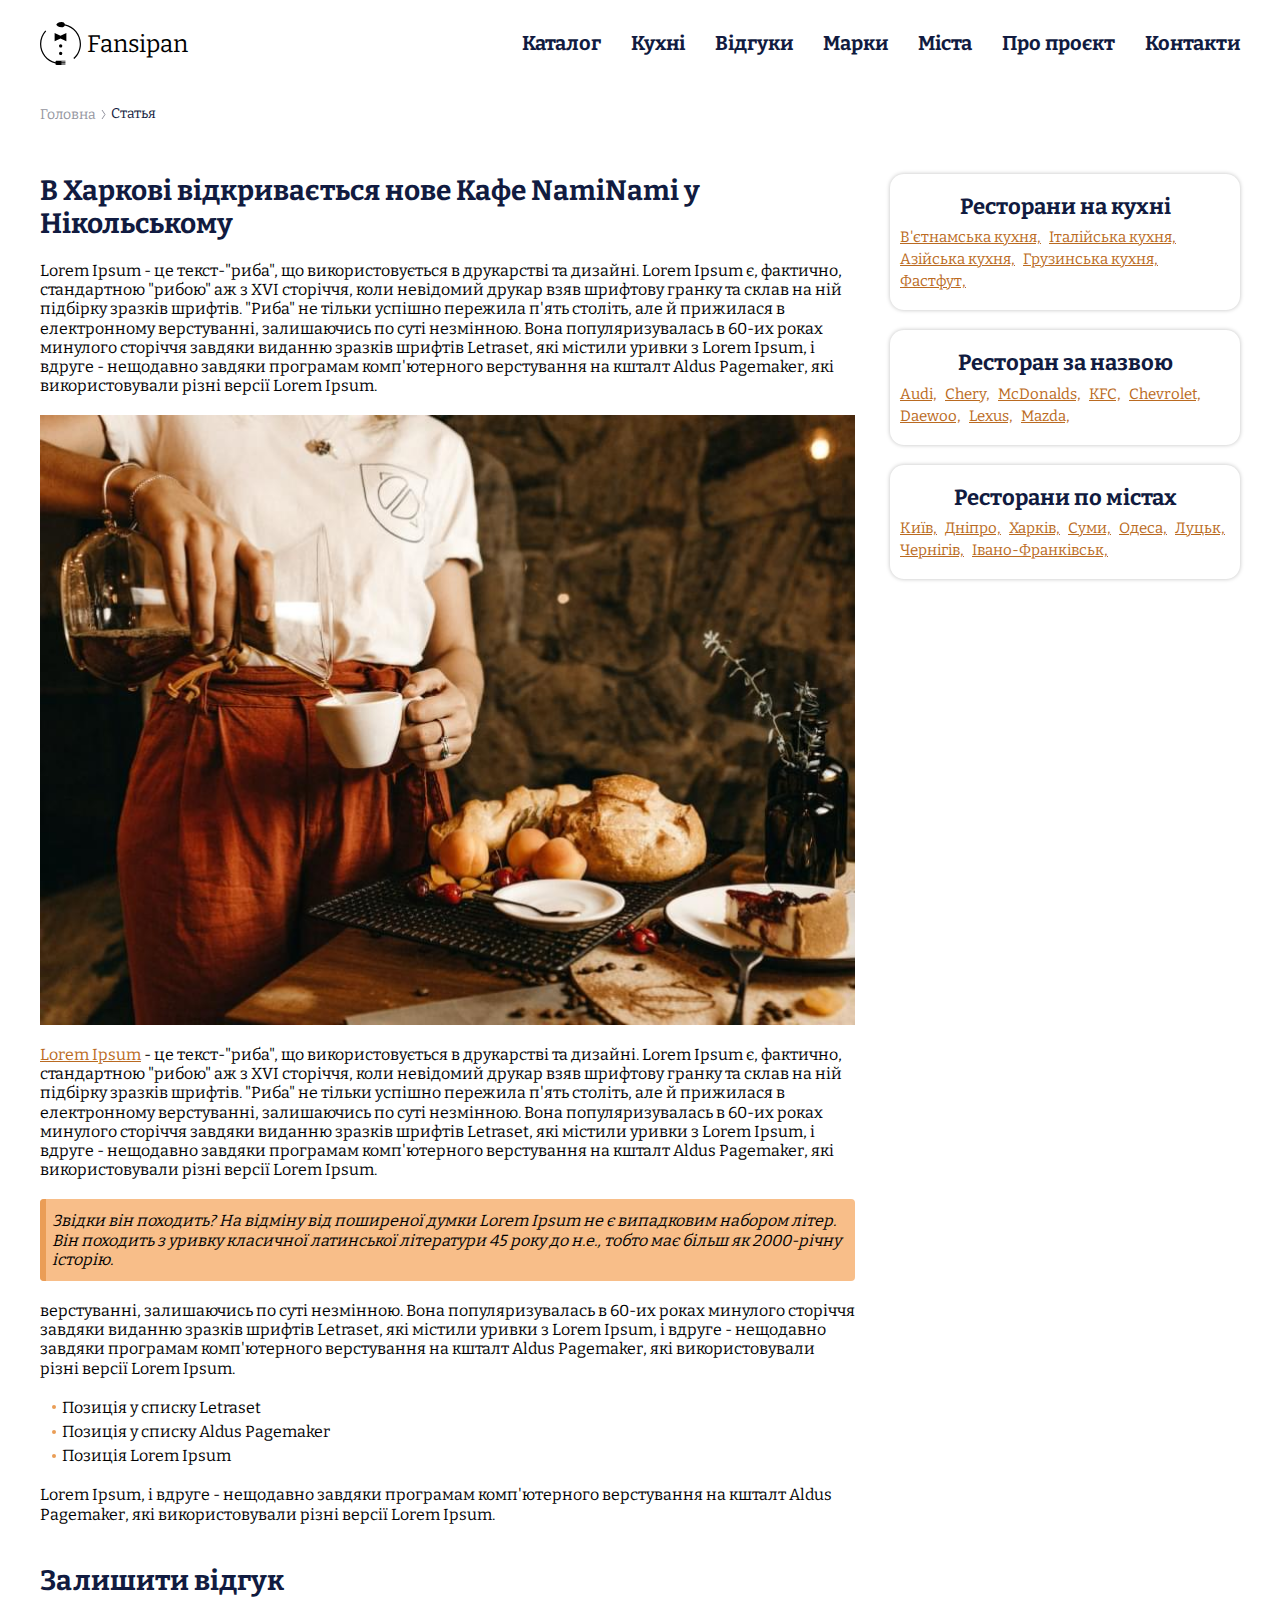
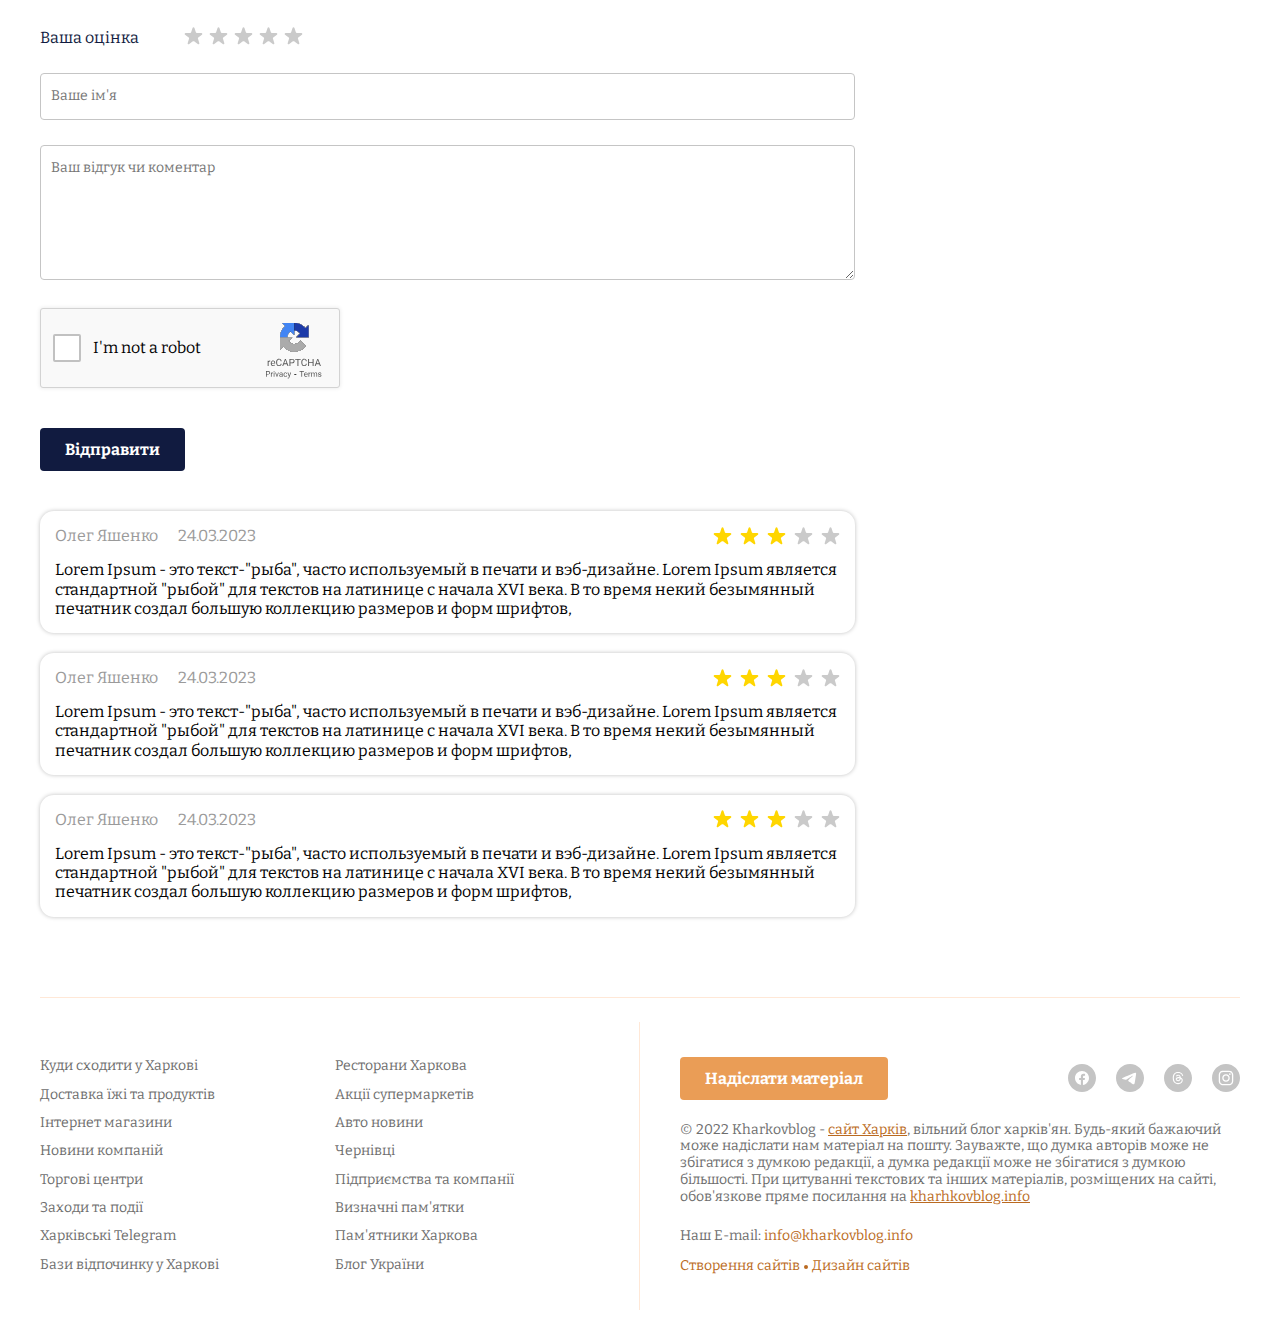
<file: article.html>
<!DOCTYPE html>
<html lang="en">

<head>
	<title>Статья</title>
	<meta charset="UTF-8">
	<meta name="format-detection" content="telephone=no">
	<!-- <style>body{opacity: 0;}</style> -->
	<link rel="stylesheet" href="css/style.min.css?_v=20230919134314">
	<link rel="shortcut icon" href="favicon.ico">
	<!-- <meta name="robots" content="noindex, nofollow"> -->
	<meta name="viewport" content="width=device-width, initial-scale=1.0, maximum-scale=1.0, user-scalable=0">
</head>

<body>
	<div class="wrapper">
		<header class="header">
			<div class="_container">
				<div class="icon-menu">
					<span></span>
				</div>

				<a href="index.html" class="header__logo">
					<img src="img/logo.svg" alt="Fansipan"> Fansipan
				</a>

				<nav class="header__menu">
					<a href="catalog.html" class="header__menu-link">Каталог</a>
					<a href="news.html" class="header__menu-link">Кухні</a>
					<a href="post-article.html" class="header__menu-link">Відгуки</a>
					<a href="#" class="header__menu-link">Марки</a>
					<a href="#" class="header__menu-link">Міста</a>
					<a href="#" class="header__menu-link">Про проєкт</a>
					<a href="#" class="header__menu-link">Контакти</a>
				</nav>
			</div>
		</header>

		<div class="menu">
			<div class="menu__content">
				<nav class="menu__body">
					<a href="catalog.html" class="menu__link">Каталог</a>
					<a href="news.html" class="menu__link">Кухні</a>
					<a href="post-article.html" class="menu__link">Відгуки</a>
					<a href="#" class="menu__link">Марки</a>
					<a href="#" class="menu__link">Міста</a>
					<a href="#" class="menu__link">Про проєкт</a>
					<a href="#" class="menu__link">Контакти</a>
				</nav>

				<div class="menu__socials">
					<a href="#" class="menu__social">
						<img src="img/icon/main-facebook.svg" alt="">
					</a>
					<a href="#" class="menu__social">
						<img src="img/icon/main-telegram.svg" alt="">
					</a>
					<a href="#" class="menu__social">
						<img src="img/icon/main-twitter.svg" alt="">
					</a>
					<a href="#" class="menu__social">
						<img src="img/icon/main-instagram.svg" alt="">
					</a>
				</div>

				<div class="menu__footer">
					Наш E-mail:
					<a href="#">info@kharkovblog.info</a>
				</div>
			</div>
		</div>
		<main class="page">
			<div class="breadcrumbs">
				<div class="_container">
					<ul class="breadcrumbs__list">
						<li><a href="index.html" class="breadcrumbs__item link">Головна</a></li>
						<li class="breadcrumbs__item">Статья</li>
					</ul>
				</div>
			</div>

			<div class="article">
				<div class="_container">
					<div class="article__main">
						<div class="info">
							<h1>В Харкові відкривається нове Кафе NamiNami у Нікольському</h1>
							<p>Lorem Ipsum - це текст-"риба", що використовується в друкарстві та дизайні. Lorem Ipsum є, фактично, стандартною "рибою" аж з XVI сторіччя, коли невідомий друкар взяв шрифтову гранку та склав на ній підбірку зразків шрифтів. "Риба" не тільки успішно пережила п'ять століть, але й прижилася в електронному верстуванні, залишаючись по суті незмінною. Вона популяризувалась в 60-их роках минулого сторіччя завдяки виданню зразків шрифтів Letraset, які містили уривки з Lorem Ipsum, і вдруге - нещодавно завдяки програмам комп'ютерного верстування на кшталт Aldus Pagemaker, які використовували різні версії Lorem Ipsum.</p>
							<img src="img/photos/image13.jpg" alt="">
							<p><a href="#">Lorem Ipsum</a> - це текст-"риба", що використовується в друкарстві та дизайні. Lorem Ipsum є, фактично, стандартною "рибою" аж з XVI сторіччя, коли невідомий друкар взяв шрифтову гранку та склав на ній підбірку зразків шрифтів. "Риба" не тільки успішно пережила п'ять століть, але й прижилася в електронному верстуванні, залишаючись по суті незмінною. Вона популяризувалась в 60-их роках минулого сторіччя завдяки виданню зразків шрифтів Letraset, які містили уривки з Lorem Ipsum, і вдруге - нещодавно завдяки програмам комп'ютерного верстування на кшталт Aldus Pagemaker, які використовували різні версії Lorem Ipsum.</p>
							<blockquote>Звідки він походить? На відміну від поширеної думки Lorem Ipsum не є випадковим набором літер. Він походить з уривку класичної латинської літератури 45 року до н.е., тобто має більш як 2000-річну історію.</blockquote>
							<p>верстуванні, залишаючись по суті незмінною. Вона популяризувалась в 60-их роках минулого сторіччя завдяки виданню зразків шрифтів Letraset, які містили уривки з Lorem Ipsum, і вдруге - нещодавно завдяки програмам комп'ютерного верстування на кшталт Aldus Pagemaker, які використовували різні версії Lorem Ipsum.</p>
							<ul>
								<li>Позиція у списку Letraset</li>
								<li>Позиція у списку Aldus Pagemaker</li>
								<li>Позиція Lorem Ipsum</li>
							</ul>
							<p>Lorem Ipsum, і вдруге - нещодавно завдяки програмам комп'ютерного верстування на кшталт Aldus Pagemaker, які використовували різні версії Lorem Ipsum.</p>
						</div>

						<div class="form-feedback">
							<div class="form-feedback__title section-title">Залишити відгук</div>

							<div class="form-feedback__rate">
								<div class="form-feedback__rate-text">Ваша оцінка</div>
								<div class="form-feedback__rate-stars">
									<span class="form-feedback__rate-star">
										<svg width="19" height="18" viewBox="0 0 19 18" fill="none" xmlns="http://www.w3.org/2000/svg">
											<path d="M8.54894 0.927051C8.8483 0.00574017 10.1517 0.00573993 10.4511 0.927051L11.8574 5.25532C11.9913 5.66734 12.3752 5.9463 12.8085 5.9463H17.3595C18.3282 5.9463 18.731 7.18592 17.9473 7.75532L14.2654 10.4303C13.9149 10.685 13.7683 11.1364 13.9021 11.5484L15.3085 15.8766C15.6078 16.798 14.5533 17.5641 13.7696 16.9947L10.0878 14.3197C9.7373 14.065 9.2627 14.065 8.91221 14.3197L5.23037 16.9947C4.44665 17.5641 3.39217 16.798 3.69153 15.8766L5.09787 11.5484C5.23174 11.1364 5.08508 10.685 4.7346 10.4303L1.05275 7.75532C0.269035 7.18592 0.67181 5.9463 1.64053 5.9463H6.19155C6.62477 5.9463 7.00873 5.66734 7.1426 5.25532L8.54894 0.927051Z" />
										</svg>
									</span>
									<span class="form-feedback__rate-star">
										<svg width="19" height="18" viewBox="0 0 19 18" fill="none" xmlns="http://www.w3.org/2000/svg">
											<path d="M8.54894 0.927051C8.8483 0.00574017 10.1517 0.00573993 10.4511 0.927051L11.8574 5.25532C11.9913 5.66734 12.3752 5.9463 12.8085 5.9463H17.3595C18.3282 5.9463 18.731 7.18592 17.9473 7.75532L14.2654 10.4303C13.9149 10.685 13.7683 11.1364 13.9021 11.5484L15.3085 15.8766C15.6078 16.798 14.5533 17.5641 13.7696 16.9947L10.0878 14.3197C9.7373 14.065 9.2627 14.065 8.91221 14.3197L5.23037 16.9947C4.44665 17.5641 3.39217 16.798 3.69153 15.8766L5.09787 11.5484C5.23174 11.1364 5.08508 10.685 4.7346 10.4303L1.05275 7.75532C0.269035 7.18592 0.67181 5.9463 1.64053 5.9463H6.19155C6.62477 5.9463 7.00873 5.66734 7.1426 5.25532L8.54894 0.927051Z" />
										</svg>
									</span>
									<span class="form-feedback__rate-star">
										<svg width="19" height="18" viewBox="0 0 19 18" fill="none" xmlns="http://www.w3.org/2000/svg">
											<path d="M8.54894 0.927051C8.8483 0.00574017 10.1517 0.00573993 10.4511 0.927051L11.8574 5.25532C11.9913 5.66734 12.3752 5.9463 12.8085 5.9463H17.3595C18.3282 5.9463 18.731 7.18592 17.9473 7.75532L14.2654 10.4303C13.9149 10.685 13.7683 11.1364 13.9021 11.5484L15.3085 15.8766C15.6078 16.798 14.5533 17.5641 13.7696 16.9947L10.0878 14.3197C9.7373 14.065 9.2627 14.065 8.91221 14.3197L5.23037 16.9947C4.44665 17.5641 3.39217 16.798 3.69153 15.8766L5.09787 11.5484C5.23174 11.1364 5.08508 10.685 4.7346 10.4303L1.05275 7.75532C0.269035 7.18592 0.67181 5.9463 1.64053 5.9463H6.19155C6.62477 5.9463 7.00873 5.66734 7.1426 5.25532L8.54894 0.927051Z" />
										</svg>
									</span>
									<span class="form-feedback__rate-star">
										<svg width="19" height="18" viewBox="0 0 19 18" fill="none" xmlns="http://www.w3.org/2000/svg">
											<path d="M8.54894 0.927051C8.8483 0.00574017 10.1517 0.00573993 10.4511 0.927051L11.8574 5.25532C11.9913 5.66734 12.3752 5.9463 12.8085 5.9463H17.3595C18.3282 5.9463 18.731 7.18592 17.9473 7.75532L14.2654 10.4303C13.9149 10.685 13.7683 11.1364 13.9021 11.5484L15.3085 15.8766C15.6078 16.798 14.5533 17.5641 13.7696 16.9947L10.0878 14.3197C9.7373 14.065 9.2627 14.065 8.91221 14.3197L5.23037 16.9947C4.44665 17.5641 3.39217 16.798 3.69153 15.8766L5.09787 11.5484C5.23174 11.1364 5.08508 10.685 4.7346 10.4303L1.05275 7.75532C0.269035 7.18592 0.67181 5.9463 1.64053 5.9463H6.19155C6.62477 5.9463 7.00873 5.66734 7.1426 5.25532L8.54894 0.927051Z" />
										</svg>
									</span>
									<span class="form-feedback__rate-star">
										<svg width="19" height="18" viewBox="0 0 19 18" fill="none" xmlns="http://www.w3.org/2000/svg">
											<path d="M8.54894 0.927051C8.8483 0.00574017 10.1517 0.00573993 10.4511 0.927051L11.8574 5.25532C11.9913 5.66734 12.3752 5.9463 12.8085 5.9463H17.3595C18.3282 5.9463 18.731 7.18592 17.9473 7.75532L14.2654 10.4303C13.9149 10.685 13.7683 11.1364 13.9021 11.5484L15.3085 15.8766C15.6078 16.798 14.5533 17.5641 13.7696 16.9947L10.0878 14.3197C9.7373 14.065 9.2627 14.065 8.91221 14.3197L5.23037 16.9947C4.44665 17.5641 3.39217 16.798 3.69153 15.8766L5.09787 11.5484C5.23174 11.1364 5.08508 10.685 4.7346 10.4303L1.05275 7.75532C0.269035 7.18592 0.67181 5.9463 1.64053 5.9463H6.19155C6.62477 5.9463 7.00873 5.66734 7.1426 5.25532L8.54894 0.927051Z" />
										</svg>
									</span>
								</div>
							</div>

							<input type="text" name="name" placeholder="Ваше ім'я" class="form-feedback__input input">
							<textarea name="feedback" placeholder="Ваш відгук чи коментар" class="form-feedback__input input"></textarea>

							<div class="form-feedback__captcha">
								<label class="form-feedback__captcha-check">
									<input type="checkbox">
									<span class="checkmark"></span> I'm not a robot
								</label>
								<img src="img/recaptcha.svg" alt="" class="form-feedback__captcha-image">
							</div>

							<button class="form-feedback__button button dark">Відправити</button>
						</div>

						<div class="feedbacks">
							<div class="feedbacks__item">
								<div class="feedbacks__item-top">
									<div class="feedbacks__item-author">
										<div class="feedbacks__item-name">Олег Яшенко</div>
										<div class="feedbacks__item-date">24.03.2023</div>
									</div>

									<div class="feedbacks__item-rate">
										<img src="img/icon/yellow-star.svg" alt="">
										<img src="img/icon/yellow-star.svg" alt="">
										<img src="img/icon/yellow-star.svg" alt="">
										<img src="img/icon/grey-star.svg" alt="">
										<img src="img/icon/grey-star.svg" alt="">
									</div>
								</div>

								<div class="feedbacks__item-text">Lorem Ipsum - это текст-"рыба", часто используемый в печати и вэб-дизайне. Lorem Ipsum является стандартной "рыбой" для текстов на латинице с начала XVI века. В то время некий безымянный печатник создал большую коллекцию размеров и форм шрифтов, </div>
							</div>

							<div class="feedbacks__item">
								<div class="feedbacks__item-top">
									<div class="feedbacks__item-author">
										<div class="feedbacks__item-name">Олег Яшенко</div>
										<div class="feedbacks__item-date">24.03.2023</div>
									</div>

									<div class="feedbacks__item-rate">
										<img src="img/icon/yellow-star.svg" alt="">
										<img src="img/icon/yellow-star.svg" alt="">
										<img src="img/icon/yellow-star.svg" alt="">
										<img src="img/icon/grey-star.svg" alt="">
										<img src="img/icon/grey-star.svg" alt="">
									</div>
								</div>

								<div class="feedbacks__item-text">Lorem Ipsum - это текст-"рыба", часто используемый в печати и вэб-дизайне. Lorem Ipsum является стандартной "рыбой" для текстов на латинице с начала XVI века. В то время некий безымянный печатник создал большую коллекцию размеров и форм шрифтов, </div>
							</div>

							<div class="feedbacks__item">
								<div class="feedbacks__item-top">
									<div class="feedbacks__item-author">
										<div class="feedbacks__item-name">Олег Яшенко</div>
										<div class="feedbacks__item-date">24.03.2023</div>
									</div>

									<div class="feedbacks__item-rate">
										<img src="img/icon/yellow-star.svg" alt="">
										<img src="img/icon/yellow-star.svg" alt="">
										<img src="img/icon/yellow-star.svg" alt="">
										<img src="img/icon/grey-star.svg" alt="">
										<img src="img/icon/grey-star.svg" alt="">
									</div>
								</div>

								<div class="feedbacks__item-text">Lorem Ipsum - это текст-"рыба", часто используемый в печати и вэб-дизайне. Lorem Ipsum является стандартной "рыбой" для текстов на латинице с начала XVI века. В то время некий безымянный печатник создал большую коллекцию размеров и форм шрифтов, </div>
							</div>
						</div>
					</div>

					<div class="categories">
						<div class="categories__item">
							<div class="categories__item-title">Ресторани на кухні</div>
							<div class="categories__item-body">
								<a href="#" class="categories__item-link">В'єтнамська кухня,</a>
								<a href="#" class="categories__item-link">Італійська кухня,</a>
								<a href="#" class="categories__item-link">Азійська кухня,</a>
								<a href="#" class="categories__item-link">Грузинська кухня,</a>
								<a href="#" class="categories__item-link">Фастфут,</a>
							</div>
						</div>

						<div class="categories__item">
							<div class="categories__item-title">Ресторан за назвою</div>
							<div class="categories__item-body">
								<a href="#" class="categories__item-link">Audi,</a>
								<a href="#" class="categories__item-link">Chery,</a>
								<a href="#" class="categories__item-link">McDonalds,</a>
								<a href="#" class="categories__item-link">KFC,</a>
								<a href="#" class="categories__item-link">Chevrolet,</a>
								<a href="#" class="categories__item-link">Daewoo,</a>
								<a href="#" class="categories__item-link">Lexus,</a>
								<a href="#" class="categories__item-link">Mazda,</a>
							</div>
						</div>

						<div class="categories__item">
							<div class="categories__item-title">Ресторани по містах</div>
							<div class="categories__item-body">
								<a href="#" class="categories__item-link">Київ,</a>
								<a href="#" class="categories__item-link">Дніпро,</a>
								<a href="#" class="categories__item-link">Харків,</a>
								<a href="#" class="categories__item-link">Суми,</a>
								<a href="#" class="categories__item-link">Одеса,</a>
								<a href="#" class="categories__item-link">Луцьк,</a>
								<a href="#" class="categories__item-link">Чернігів,</a>
								<a href="#" class="categories__item-link">Івано-Франківськ,</a>
							</div>
						</div>
					</div>
				</div>
			</div>
		</main>
		<footer class="footer">
			<div class="_container">
				<div class="footer__body">
					<div class="footer__column left">
						<a href="#" class="footer__link">Куди сходити у Харкові</a>
						<a href="#" class="footer__link">Ресторани Харкова</a>
						<a href="#" class="footer__link">Доставка їжі та продуктів</a>
						<a href="#" class="footer__link">Акції супермаркетів</a>
						<a href="#" class="footer__link">Інтернет магазини</a>
						<a href="#" class="footer__link">Авто новини</a>
						<a href="#" class="footer__link">Новини компаній</a>
						<a href="#" class="footer__link">Чернівці</a>
						<a href="#" class="footer__link">Торгові центри</a>
						<a href="#" class="footer__link">Підприємства та компанії</a>
						<a href="#" class="footer__link">Заходи та події</a>
						<a href="#" class="footer__link">Визначні пам'ятки</a>
						<a href="#" class="footer__link">Харківські Telegram</a>
						<a href="#" class="footer__link">Пам'ятники Харкова</a>
						<a href="#" class="footer__link">Бази відпочинку у Харкові</a>
						<a href="#" class="footer__link">Блог України</a>
					</div>

					<div class="footer__column right">
						<div class="footer__control">
							<button class="footer__button button">Надіслати матеріал</button>

							<div class="footer__socials">
								<a href="#" class="footer__social">
									<svg width="28" height="28" viewBox="0 0 28 28" fill="none" xmlns="http://www.w3.org/2000/svg">
										<path fill-rule="evenodd" clip-rule="evenodd" d="M0 14C0 6.26801 6.26801 0 14 0C21.732 0 28 6.26801 28 14C28 21.732 21.732 28 14 28C6.26801 28 0 21.732 0 14ZM14 7C17.85 7 21 10.15 21 14C21 17.5 18.4625 20.475 14.9625 21V16.0125H16.625L16.975 14H15.05V12.6875C15.05 12.1625 15.3125 11.6375 16.1875 11.6375H17.0625V9.8875C17.0625 9.8875 16.275 9.7125 15.4875 9.7125C13.9125 9.7125 12.8625 10.675 12.8625 12.425V14H11.1125V16.0125H12.8625V20.9125C9.5375 20.3875 7 17.5 7 14C7 10.15 10.15 7 14 7Z" />
									</svg>
								</a>
								<a href="#" class="footer__social">
									<svg width="28" height="28" viewBox="0 0 28 28" fill="none" xmlns="http://www.w3.org/2000/svg">
										<path fill-rule="evenodd" clip-rule="evenodd" d="M14 28C6.26801 28 0 21.732 0 14C0 6.26801 6.26801 0 14 0C21.732 0 28 6.26801 28 14C28 21.732 21.732 28 14 28ZM14.6054 10.5065C13.3515 11.028 10.8455 12.1074 7.08743 13.7448C6.47717 13.9874 6.15749 14.2248 6.12839 14.457C6.07921 14.8493 6.5705 15.0038 7.23952 15.2142C7.33052 15.2428 7.42482 15.2724 7.52148 15.3038C8.17969 15.5178 9.0651 15.7681 9.52539 15.7781C9.94291 15.7871 10.4089 15.6149 10.9234 15.2617C14.4347 12.8914 16.2472 11.6934 16.361 11.6676C16.4413 11.6494 16.5526 11.6264 16.628 11.6934C16.7033 11.7604 16.6959 11.8873 16.6879 11.9214C16.6393 12.1288 14.7108 13.9218 13.7128 14.8496C13.4016 15.1389 13.1809 15.344 13.1358 15.3909C13.0348 15.4959 12.9318 15.5952 12.8328 15.6906C12.2213 16.2801 11.7627 16.7221 12.8581 17.444C13.3846 17.7909 13.8058 18.0778 14.2261 18.364C14.685 18.6765 15.1428 18.9883 15.7351 19.3765C15.886 19.4754 16.0301 19.5782 16.1704 19.6782C16.7046 20.059 17.1844 20.4011 17.7772 20.3465C18.1217 20.3148 18.4775 19.9909 18.6582 19.0249C19.0853 16.7418 19.9248 11.7951 20.1188 9.75666C20.1358 9.57806 20.1144 9.3495 20.0972 9.24917C20.08 9.14883 20.0442 9.00588 19.9137 8.90005C19.7593 8.77472 19.5208 8.74829 19.4142 8.75008C18.9293 8.75871 18.1854 9.01738 14.6054 10.5065Z" />
									</svg>
								</a>
								<a href="#" class="footer__social">
									<svg width="28" height="28" viewBox="0 0 28 28" fill="none" xmlns="http://www.w3.org/2000/svg">
										<path fill-rule="evenodd" clip-rule="evenodd" d="M14 0C6.26801 0 0 6.26801 0 14C0 21.732 6.26801 28 14 28C21.732 28 28 21.732 28 14C28 6.26801 21.732 0 14 0ZM16.7605 13.4797C16.8146 13.503 16.8679 13.5273 16.9205 13.5526C17.6636 13.9104 18.207 14.4522 18.492 15.1192C18.8893 16.0493 18.9256 17.5644 17.7202 18.7731C16.7989 19.697 15.6805 20.114 14.0939 20.125H14.0868C12.3021 20.1126 10.9298 19.5098 10.0079 18.3335C9.18745 17.2867 8.76426 15.8301 8.75004 14.0043L8.75 14L8.75004 13.9957C8.76426 12.1699 9.18745 10.7133 10.0079 9.66652C10.9298 8.49017 12.3021 7.88741 14.0868 7.875H14.0939C15.8822 7.88745 17.2701 8.48793 18.219 9.6598C18.6873 10.238 19.0313 10.9351 19.25 11.7441L18.2236 12.019C18.0432 11.3617 17.7696 10.798 17.4066 10.3498C16.6664 9.43569 15.5507 8.96674 14.0903 8.95584C12.6405 8.96665 11.5439 9.43336 10.831 10.343C10.1634 11.1949 9.81839 12.4252 9.80552 14C9.81839 15.5748 10.1634 16.8051 10.831 17.6569C11.5439 18.5666 12.6405 19.0333 14.0904 19.0441C15.3974 19.0345 16.2623 18.7224 16.9818 18.0009C17.803 17.1773 17.7877 16.1672 17.525 15.5524C17.3706 15.1908 17.0909 14.89 16.7135 14.6614C16.6216 15.349 16.4134 15.8947 16.0842 16.3158C15.6509 16.8703 15.0296 17.1735 14.2378 17.2171C13.6381 17.25 13.0612 17.1048 12.6132 16.808C12.0834 16.4569 11.7733 15.9194 11.7401 15.2947C11.6747 14.063 12.6481 13.1767 14.1623 13.0891C14.6998 13.0582 15.2026 13.0826 15.6675 13.1619C15.6058 12.783 15.4811 12.4827 15.2948 12.2655C15.0387 11.967 14.643 11.814 14.1186 11.8107L14.104 11.8106C13.683 11.8106 13.1113 11.9289 12.7471 12.4836L11.8712 11.8805C12.3588 11.1379 13.151 10.7298 14.1036 10.7298L14.1252 10.7298C15.7178 10.74 16.6663 11.7375 16.7605 13.4797ZM12.794 15.236C12.828 15.8764 13.5174 16.1753 14.1811 16.1378C14.8308 16.102 15.5683 15.8461 15.694 14.2701C15.3569 14.1961 14.9862 14.1575 14.5898 14.1575C14.4694 14.1575 14.3467 14.161 14.2218 14.1682C13.1307 14.2313 12.7688 14.7612 12.794 15.236Z" />
									</svg>
								</a>
								<a href="#" class="footer__social">
									<svg width="28" height="28" viewBox="0 0 28 28" fill="none" xmlns="http://www.w3.org/2000/svg">
										<path d="M14 16.45C12.6875 16.45 11.55 15.4 11.55 14C11.55 12.6875 12.6 11.55 14 11.55C15.3125 11.55 16.45 12.6 16.45 14C16.45 15.3125 15.3125 16.45 14 16.45Z" />
										<path fill-rule="evenodd" clip-rule="evenodd" d="M16.975 8.05H11.025C10.325 8.1375 9.975 8.225 9.7125 8.3125C9.3625 8.4 9.1 8.575 8.8375 8.8375C8.62979 9.04521 8.53165 9.25292 8.41303 9.50399C8.38176 9.57016 8.34899 9.63952 8.3125 9.7125C8.29896 9.75311 8.28333 9.79581 8.26658 9.84158C8.17504 10.0917 8.05 10.4333 8.05 11.025V16.975C8.1375 17.675 8.225 18.025 8.3125 18.2875C8.4 18.6375 8.575 18.9 8.8375 19.1625C9.04521 19.3702 9.25293 19.4684 9.50399 19.587C9.57022 19.6183 9.63945 19.651 9.7125 19.6875C9.75311 19.701 9.79581 19.7167 9.84158 19.7334C10.0917 19.825 10.4333 19.95 11.025 19.95H16.975C17.675 19.8625 18.025 19.775 18.2875 19.6875C18.6375 19.6 18.9 19.425 19.1625 19.1625C19.3702 18.9548 19.4684 18.7471 19.587 18.496C19.6183 18.4298 19.651 18.3605 19.6875 18.2875C19.701 18.2469 19.7167 18.2042 19.7334 18.1584C19.825 17.9083 19.95 17.5667 19.95 16.975V11.025C19.8625 10.325 19.775 9.975 19.6875 9.7125C19.6 9.3625 19.425 9.1 19.1625 8.8375C18.9548 8.62978 18.7471 8.53164 18.496 8.41302C18.4299 8.38178 18.3604 8.34896 18.2875 8.3125C18.2469 8.29896 18.2042 8.28333 18.1584 8.26658C17.9083 8.17504 17.5667 8.05 16.975 8.05ZM14 10.2375C11.9 10.2375 10.2375 11.9 10.2375 14C10.2375 16.1 11.9 17.7625 14 17.7625C16.1 17.7625 17.7625 16.1 17.7625 14C17.7625 11.9 16.1 10.2375 14 10.2375ZM18.725 10.15C18.725 10.6332 18.3332 11.025 17.85 11.025C17.3668 11.025 16.975 10.6332 16.975 10.15C16.975 9.66675 17.3668 9.275 17.85 9.275C18.3332 9.275 18.725 9.66675 18.725 10.15Z" />
										<path fill-rule="evenodd" clip-rule="evenodd" d="M0 14C0 6.26801 6.26801 0 14 0C21.732 0 28 6.26801 28 14C28 21.732 21.732 28 14 28C6.26801 28 0 21.732 0 14ZM11.025 6.7375H16.975C17.7625 6.825 18.2875 6.9125 18.725 7.0875C19.25 7.35 19.6 7.525 20.0375 7.9625C20.475 8.4 20.7375 8.8375 20.9125 9.275C21.0875 9.7125 21.2625 10.2375 21.2625 11.025V16.975C21.175 17.7625 21.0875 18.2875 20.9125 18.725C20.65 19.25 20.475 19.6 20.0375 20.0375C19.6 20.475 19.1625 20.7375 18.725 20.9125C18.2875 21.0875 17.7625 21.2625 16.975 21.2625H11.025C10.2375 21.175 9.7125 21.0875 9.275 20.9125C8.75 20.65 8.4 20.475 7.9625 20.0375C7.525 19.6 7.2625 19.1625 7.0875 18.725C6.9125 18.2875 6.7375 17.7625 6.7375 16.975V11.025C6.825 10.2375 6.9125 9.7125 7.0875 9.275C7.35 8.75 7.525 8.4 7.9625 7.9625C8.4 7.525 8.8375 7.2625 9.275 7.0875C9.7125 6.9125 10.2375 6.7375 11.025 6.7375Z" />
									</svg>
								</a>
							</div>
						</div>

						<div class="footer__info">© 2022 Kharkovblog - <a href="#">сайт Харків</a>, вільний блог харків'ян. Будь-який бажаючий може надіслати нам матеріал на пошту. Зауважте, що думка авторів може не збігатися з думкою редакції, а думка редакції може не збігатися з думкою більшості. При цитуванні текстових та інших матеріалів, розміщених на сайті, обов'язкове пряме посилання на <a href="#">kharhkovblog.info</a></div>

						<div class="footer__email">Наш E-mail: <a href="mailto:info@kharkovblog.info">info@kharkovblog.info</a></div>

						<div class="footer__author">
							<a href="#">Створення сайтів</a>
							<a href="#">Дизайн сайтів</a>
						</div>
					</div>
				</div>
			</div>
		</footer>
	</div>
	<script src="js/app.min.js?_v=20230919134314"></script>
</body>

</html>
</file>
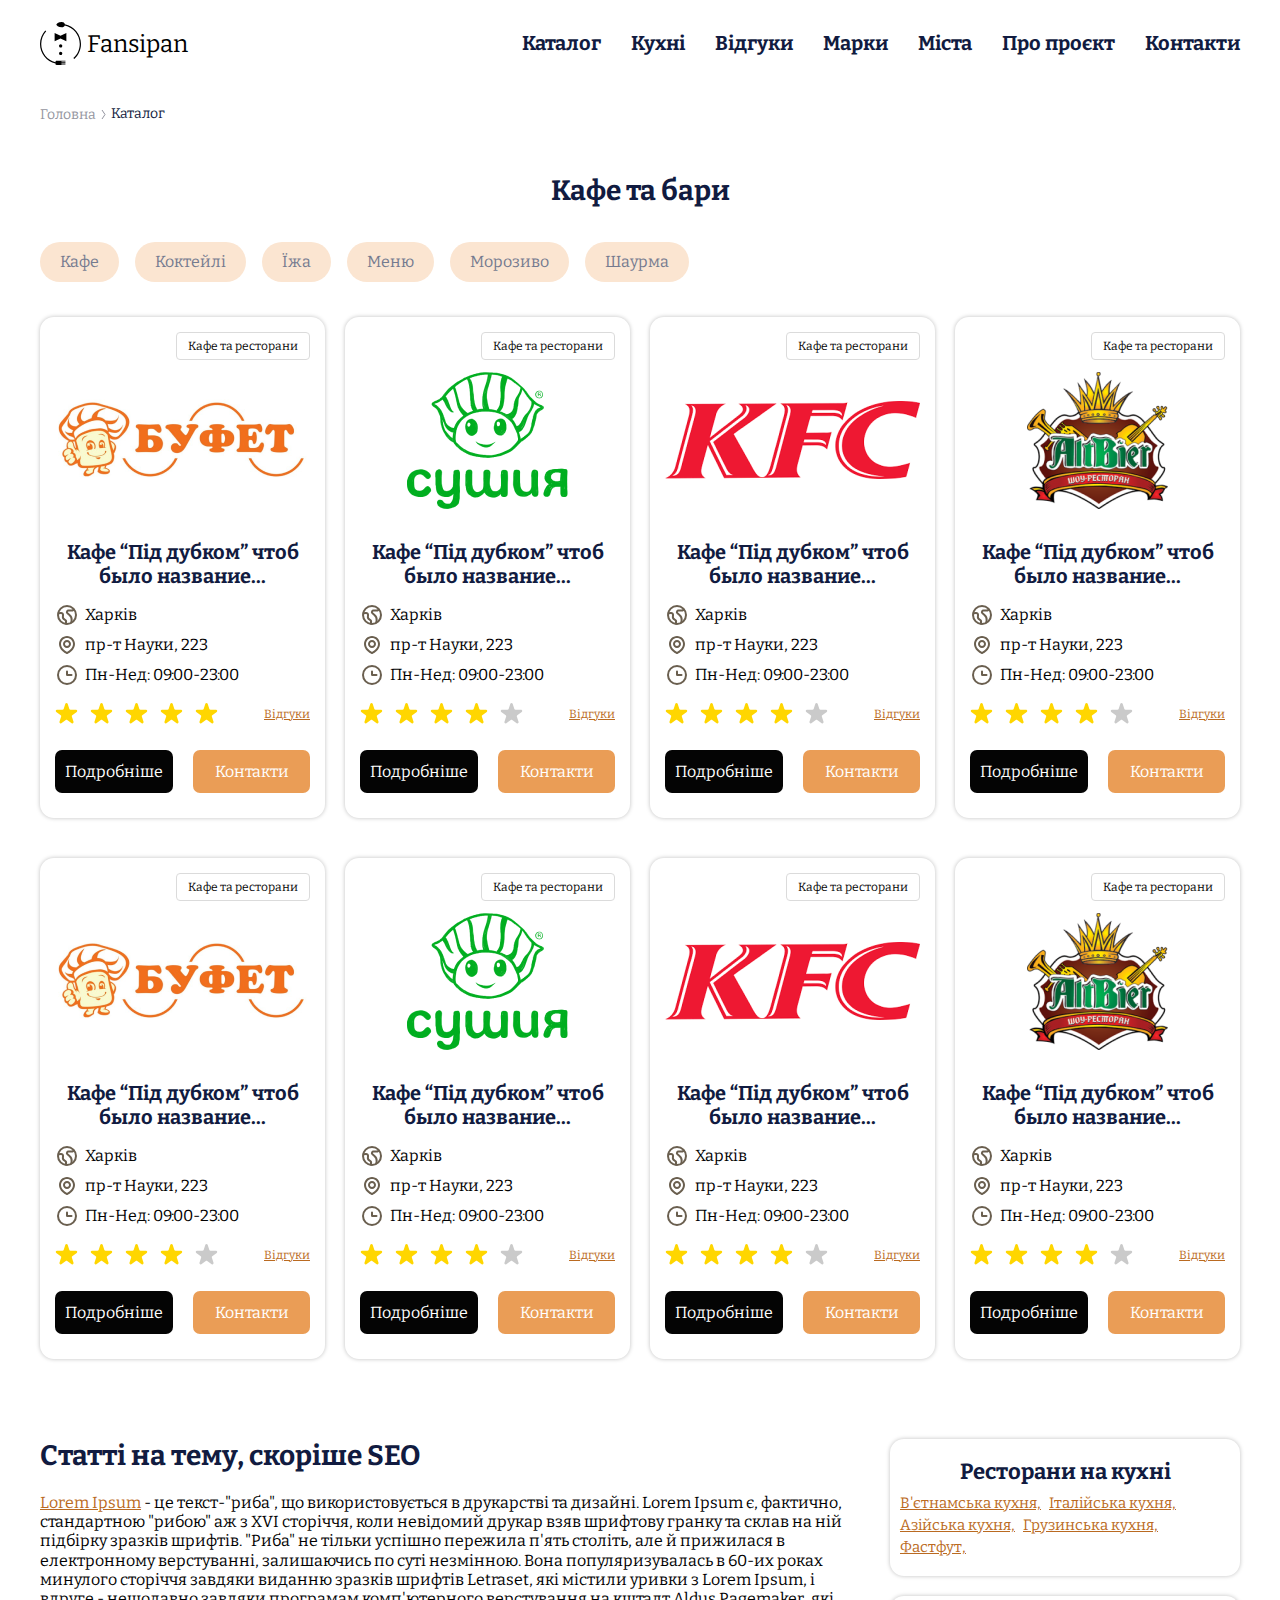
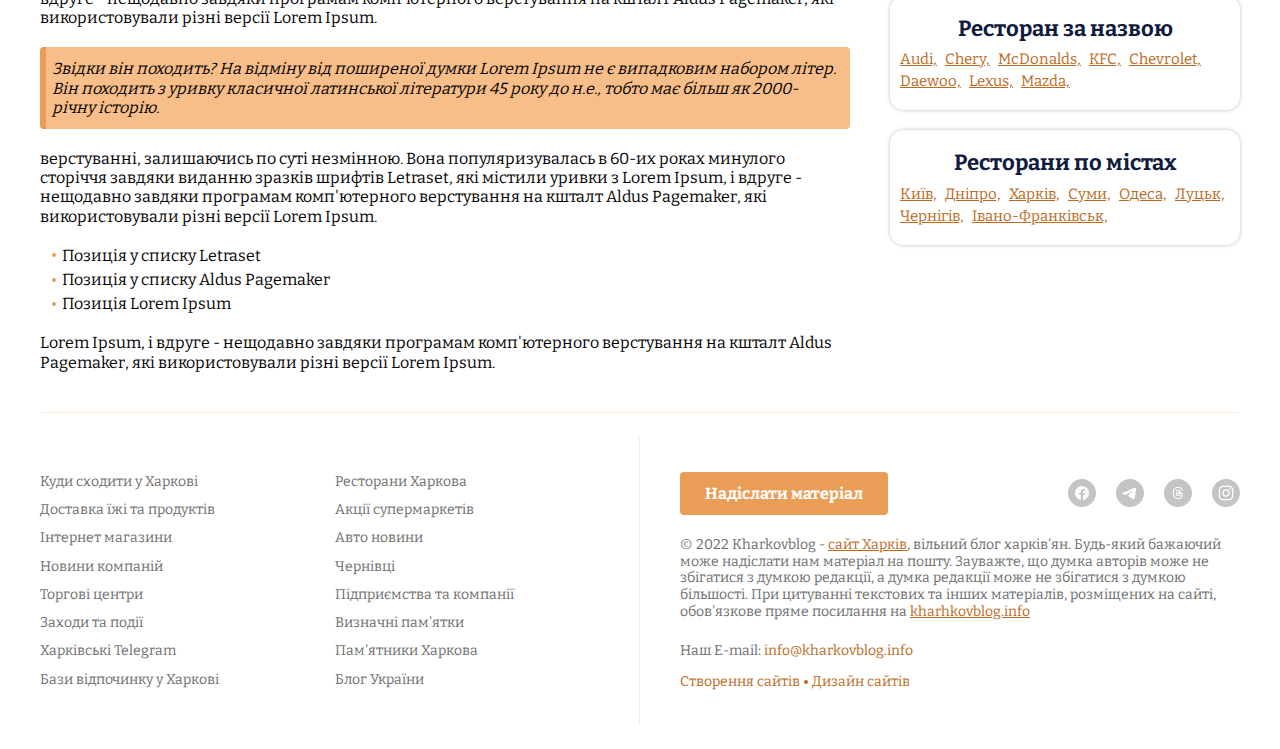
<file: catalog.html>
<!DOCTYPE html>
<html lang="en">

<head>
	<title>Каталог</title>
	<meta charset="UTF-8">
	<meta name="format-detection" content="telephone=no">
	<!-- <style>body{opacity: 0;}</style> -->
	<link rel="stylesheet" href="css/style.min.css?_v=20230919134314">
	<link rel="shortcut icon" href="favicon.ico">
	<!-- <meta name="robots" content="noindex, nofollow"> -->
	<meta name="viewport" content="width=device-width, initial-scale=1.0, maximum-scale=1.0, user-scalable=0">
</head>

<body>
	<div class="wrapper">
		<header class="header">
			<div class="_container">
				<div class="icon-menu">
					<span></span>
				</div>

				<a href="index.html" class="header__logo">
					<img src="img/logo.svg" alt="Fansipan"> Fansipan
				</a>

				<nav class="header__menu">
					<a href="catalog.html" class="header__menu-link">Каталог</a>
					<a href="news.html" class="header__menu-link">Кухні</a>
					<a href="post-article.html" class="header__menu-link">Відгуки</a>
					<a href="#" class="header__menu-link">Марки</a>
					<a href="#" class="header__menu-link">Міста</a>
					<a href="#" class="header__menu-link">Про проєкт</a>
					<a href="#" class="header__menu-link">Контакти</a>
				</nav>
			</div>
		</header>

		<div class="menu">
			<div class="menu__content">
				<nav class="menu__body">
					<a href="catalog.html" class="menu__link">Каталог</a>
					<a href="news.html" class="menu__link">Кухні</a>
					<a href="post-article.html" class="menu__link">Відгуки</a>
					<a href="#" class="menu__link">Марки</a>
					<a href="#" class="menu__link">Міста</a>
					<a href="#" class="menu__link">Про проєкт</a>
					<a href="#" class="menu__link">Контакти</a>
				</nav>

				<div class="menu__socials">
					<a href="#" class="menu__social">
						<img src="img/icon/main-facebook.svg" alt="">
					</a>
					<a href="#" class="menu__social">
						<img src="img/icon/main-telegram.svg" alt="">
					</a>
					<a href="#" class="menu__social">
						<img src="img/icon/main-twitter.svg" alt="">
					</a>
					<a href="#" class="menu__social">
						<img src="img/icon/main-instagram.svg" alt="">
					</a>
				</div>

				<div class="menu__footer">
					Наш E-mail:
					<a href="#">info@kharkovblog.info</a>
				</div>
			</div>
		</div>
		<main class="page">
			<div class="breadcrumbs">
				<div class="_container">
					<ul class="breadcrumbs__list">
						<li><a href="index.html" class="breadcrumbs__item link">Головна</a></li>
						<li class="breadcrumbs__item">Каталог</li>
					</ul>
				</div>
			</div>

			<div class="catalog">
				<div class="_container">
					<div class="catalog__title section-title">Кафе та бари</div>

					<div class="tags">
						<a href="#" class="tags__item">Кафе</a>
						<a href="#" class="tags__item">Коктейлі</a>
						<a href="#" class="tags__item">Їжа</a>
						<a href="#" class="tags__item">Меню</a>
						<a href="#" class="tags__item">Морозиво</a>
						<a href="#" class="tags__item">Шаурма</a>
					</div>

					<div class="catalog__body">
						<div class="catalog__item item-catalog">
							<div class="item-catalog__wrapper">
								<div class="item-catalog__category">Кафе та ресторани</div>

								<a href="#" class="item-catalog__image">
									<img src="img/brand/brand01.png" alt="">
								</a>

								<a href="#" class="item-catalog__title">Кафе “Під дубком” чтоб было название...</a>

								<ul class="item-catalog__list">
									<li class="item-catalog__item">
										<img src="img/icon/world.svg" alt="" class="item-catalog__item-icon">
										<span class="item-catalog__item-context">Харків</span>
									</li>

									<li class="item-catalog__item">
										<img src="img/icon/marker.svg" alt="" class="item-catalog__item-icon">
										<span class="item-catalog__item-context">пр-т Науки, 223</span>
									</li>

									<li class="item-catalog__item">
										<img src="img/icon/time.svg" alt="" class="item-catalog__item-icon">
										<span class="item-catalog__item-context">Пн-Нед: 09:00-23:00</span>
									</li>

									<li class="item-catalog__item item-info">
										<img src="img/icon/phone.svg" alt="" class="item-catalog__item-icon">
										<a href="#" class="item-catalog__item-context link">Телефон</a>
									</li>
									<li class="item-catalog__item item-info">
										<img src="img/icon/telegram.svg" alt="" class="item-catalog__item-icon">
										<a href="#" class="item-catalog__item-context link">Телеграм</a>
									</li>
									<li class="item-catalog__item item-info">
										<img src="img/icon/instagram.svg" alt="" class="item-catalog__item-icon">
										<a href="#" class="item-catalog__item-context link">Інстаграм</a>
									</li>
									<li class="item-catalog__item item-info">
										<img src="img/icon/facebook.svg" alt="" class="item-catalog__item-icon">
										<a href="#" class="item-catalog__item-context link">Фейсбук</a>
									</li>
									<li class="item-catalog__item item-info">
										<img src="img/icon/viber.svg" alt="" class="item-catalog__item-icon">
										<a href="#" class="item-catalog__item-context link">Вайбер</a>
									</li>
									<li class="item-catalog__item item-info">
										<img src="img/icon/website.svg" alt="" class="item-catalog__item-icon">
										<a href="#" class="item-catalog__item-context link">Сайт</a>
									</li>
								</ul>

								<div class="item-catalog__feedback">
									<div class="item-catalog__rate rate5">
										<svg width="19" height="18" viewBox="0 0 19 18" fill="none" xmlns="http://www.w3.org/2000/svg">
											<path d="M8.54894 0.927051C8.8483 0.00574017 10.1517 0.00573993 10.4511 0.927051L11.8574 5.25532C11.9913 5.66734 12.3752 5.9463 12.8085 5.9463H17.3595C18.3282 5.9463 18.731 7.18592 17.9473 7.75532L14.2654 10.4303C13.9149 10.685 13.7683 11.1364 13.9021 11.5484L15.3085 15.8766C15.6078 16.798 14.5533 17.5641 13.7696 16.9947L10.0878 14.3197C9.7373 14.065 9.2627 14.065 8.91221 14.3197L5.23037 16.9947C4.44665 17.5641 3.39217 16.798 3.69153 15.8766L5.09787 11.5484C5.23174 11.1364 5.08508 10.685 4.7346 10.4303L1.05275 7.75532C0.269035 7.18592 0.67181 5.9463 1.64053 5.9463H6.19155C6.62477 5.9463 7.00873 5.66734 7.1426 5.25532L8.54894 0.927051Z" />
										</svg>
										<svg width="19" height="18" viewBox="0 0 19 18" fill="none" xmlns="http://www.w3.org/2000/svg">
											<path d="M8.54894 0.927051C8.8483 0.00574017 10.1517 0.00573993 10.4511 0.927051L11.8574 5.25532C11.9913 5.66734 12.3752 5.9463 12.8085 5.9463H17.3595C18.3282 5.9463 18.731 7.18592 17.9473 7.75532L14.2654 10.4303C13.9149 10.685 13.7683 11.1364 13.9021 11.5484L15.3085 15.8766C15.6078 16.798 14.5533 17.5641 13.7696 16.9947L10.0878 14.3197C9.7373 14.065 9.2627 14.065 8.91221 14.3197L5.23037 16.9947C4.44665 17.5641 3.39217 16.798 3.69153 15.8766L5.09787 11.5484C5.23174 11.1364 5.08508 10.685 4.7346 10.4303L1.05275 7.75532C0.269035 7.18592 0.67181 5.9463 1.64053 5.9463H6.19155C6.62477 5.9463 7.00873 5.66734 7.1426 5.25532L8.54894 0.927051Z" />
										</svg>
										<svg width="19" height="18" viewBox="0 0 19 18" fill="none" xmlns="http://www.w3.org/2000/svg">
											<path d="M8.54894 0.927051C8.8483 0.00574017 10.1517 0.00573993 10.4511 0.927051L11.8574 5.25532C11.9913 5.66734 12.3752 5.9463 12.8085 5.9463H17.3595C18.3282 5.9463 18.731 7.18592 17.9473 7.75532L14.2654 10.4303C13.9149 10.685 13.7683 11.1364 13.9021 11.5484L15.3085 15.8766C15.6078 16.798 14.5533 17.5641 13.7696 16.9947L10.0878 14.3197C9.7373 14.065 9.2627 14.065 8.91221 14.3197L5.23037 16.9947C4.44665 17.5641 3.39217 16.798 3.69153 15.8766L5.09787 11.5484C5.23174 11.1364 5.08508 10.685 4.7346 10.4303L1.05275 7.75532C0.269035 7.18592 0.67181 5.9463 1.64053 5.9463H6.19155C6.62477 5.9463 7.00873 5.66734 7.1426 5.25532L8.54894 0.927051Z" />
										</svg>
										<svg width="19" height="18" viewBox="0 0 19 18" fill="none" xmlns="http://www.w3.org/2000/svg">
											<path d="M8.54894 0.927051C8.8483 0.00574017 10.1517 0.00573993 10.4511 0.927051L11.8574 5.25532C11.9913 5.66734 12.3752 5.9463 12.8085 5.9463H17.3595C18.3282 5.9463 18.731 7.18592 17.9473 7.75532L14.2654 10.4303C13.9149 10.685 13.7683 11.1364 13.9021 11.5484L15.3085 15.8766C15.6078 16.798 14.5533 17.5641 13.7696 16.9947L10.0878 14.3197C9.7373 14.065 9.2627 14.065 8.91221 14.3197L5.23037 16.9947C4.44665 17.5641 3.39217 16.798 3.69153 15.8766L5.09787 11.5484C5.23174 11.1364 5.08508 10.685 4.7346 10.4303L1.05275 7.75532C0.269035 7.18592 0.67181 5.9463 1.64053 5.9463H6.19155C6.62477 5.9463 7.00873 5.66734 7.1426 5.25532L8.54894 0.927051Z" />
										</svg>
										<svg width="19" height="18" viewBox="0 0 19 18" fill="none" xmlns="http://www.w3.org/2000/svg">
											<path d="M8.54894 0.927051C8.8483 0.00574017 10.1517 0.00573993 10.4511 0.927051L11.8574 5.25532C11.9913 5.66734 12.3752 5.9463 12.8085 5.9463H17.3595C18.3282 5.9463 18.731 7.18592 17.9473 7.75532L14.2654 10.4303C13.9149 10.685 13.7683 11.1364 13.9021 11.5484L15.3085 15.8766C15.6078 16.798 14.5533 17.5641 13.7696 16.9947L10.0878 14.3197C9.7373 14.065 9.2627 14.065 8.91221 14.3197L5.23037 16.9947C4.44665 17.5641 3.39217 16.798 3.69153 15.8766L5.09787 11.5484C5.23174 11.1364 5.08508 10.685 4.7346 10.4303L1.05275 7.75532C0.269035 7.18592 0.67181 5.9463 1.64053 5.9463H6.19155C6.62477 5.9463 7.00873 5.66734 7.1426 5.25532L8.54894 0.927051Z" />
										</svg>
									</div>

									<a href="#" class="item-catalog__feedback-link">Відгуки</a>
								</div>

								<div class="item-catalog__footer">
									<a href="product.html" class="item-catalog__button button dark">Подробніше</a>

									<button class="item-catalog__button item-catalog__button-contact button">Контакти</button>
								</div>
							</div>
						</div>

						<div class="catalog__item item-catalog">
							<div class="item-catalog__wrapper">
								<div class="item-catalog__category">Кафе та ресторани</div>

								<a href="#" class="item-catalog__image">
									<img src="img/brand/brand02.png" alt="">
								</a>

								<a href="#" class="item-catalog__title">Кафе “Під дубком” чтоб было название...</a>

								<ul class="item-catalog__list">
									<li class="item-catalog__item">
										<img src="img/icon/world.svg" alt="">
										<span>Харків</span>
									</li>

									<li class="item-catalog__item">
										<img src="img/icon/marker.svg" alt="">
										<span>пр-т Науки, 223</span>
									</li>

									<li class="item-catalog__item">
										<img src="img/icon/time.svg" alt="">
										<span>Пн-Нед: 09:00-23:00</span>
									</li>

									<li class="item-catalog__item item-info">
										<img src="img/icon/phone.svg" alt="" class="item-catalog__item-icon">
										<a href="#" class="item-catalog__item-context link">Телефон</a>
									</li>
									<li class="item-catalog__item item-info">
										<img src="img/icon/telegram.svg" alt="" class="item-catalog__item-icon">
										<a href="#" class="item-catalog__item-context link">Телеграм</a>
									</li>
									<li class="item-catalog__item item-info">
										<img src="img/icon/instagram.svg" alt="" class="item-catalog__item-icon">
										<a href="#" class="item-catalog__item-context link">Інстаграм</a>
									</li>
									<li class="item-catalog__item item-info">
										<img src="img/icon/facebook.svg" alt="" class="item-catalog__item-icon">
										<a href="#" class="item-catalog__item-context link">Фейсбук</a>
									</li>
									<li class="item-catalog__item item-info">
										<img src="img/icon/viber.svg" alt="" class="item-catalog__item-icon">
										<a href="#" class="item-catalog__item-context link">Вайбер</a>
									</li>
									<li class="item-catalog__item item-info">
										<img src="img/icon/website.svg" alt="" class="item-catalog__item-icon">
										<a href="#" class="item-catalog__item-context link">Сайт</a>
									</li>
								</ul>

								<div class="item-catalog__feedback">
									<div class="item-catalog__rate rate4">
										<svg width="19" height="18" viewBox="0 0 19 18" fill="none" xmlns="http://www.w3.org/2000/svg">
											<path d="M8.54894 0.927051C8.8483 0.00574017 10.1517 0.00573993 10.4511 0.927051L11.8574 5.25532C11.9913 5.66734 12.3752 5.9463 12.8085 5.9463H17.3595C18.3282 5.9463 18.731 7.18592 17.9473 7.75532L14.2654 10.4303C13.9149 10.685 13.7683 11.1364 13.9021 11.5484L15.3085 15.8766C15.6078 16.798 14.5533 17.5641 13.7696 16.9947L10.0878 14.3197C9.7373 14.065 9.2627 14.065 8.91221 14.3197L5.23037 16.9947C4.44665 17.5641 3.39217 16.798 3.69153 15.8766L5.09787 11.5484C5.23174 11.1364 5.08508 10.685 4.7346 10.4303L1.05275 7.75532C0.269035 7.18592 0.67181 5.9463 1.64053 5.9463H6.19155C6.62477 5.9463 7.00873 5.66734 7.1426 5.25532L8.54894 0.927051Z" />
										</svg>
										<svg width="19" height="18" viewBox="0 0 19 18" fill="none" xmlns="http://www.w3.org/2000/svg">
											<path d="M8.54894 0.927051C8.8483 0.00574017 10.1517 0.00573993 10.4511 0.927051L11.8574 5.25532C11.9913 5.66734 12.3752 5.9463 12.8085 5.9463H17.3595C18.3282 5.9463 18.731 7.18592 17.9473 7.75532L14.2654 10.4303C13.9149 10.685 13.7683 11.1364 13.9021 11.5484L15.3085 15.8766C15.6078 16.798 14.5533 17.5641 13.7696 16.9947L10.0878 14.3197C9.7373 14.065 9.2627 14.065 8.91221 14.3197L5.23037 16.9947C4.44665 17.5641 3.39217 16.798 3.69153 15.8766L5.09787 11.5484C5.23174 11.1364 5.08508 10.685 4.7346 10.4303L1.05275 7.75532C0.269035 7.18592 0.67181 5.9463 1.64053 5.9463H6.19155C6.62477 5.9463 7.00873 5.66734 7.1426 5.25532L8.54894 0.927051Z" />
										</svg>
										<svg width="19" height="18" viewBox="0 0 19 18" fill="none" xmlns="http://www.w3.org/2000/svg">
											<path d="M8.54894 0.927051C8.8483 0.00574017 10.1517 0.00573993 10.4511 0.927051L11.8574 5.25532C11.9913 5.66734 12.3752 5.9463 12.8085 5.9463H17.3595C18.3282 5.9463 18.731 7.18592 17.9473 7.75532L14.2654 10.4303C13.9149 10.685 13.7683 11.1364 13.9021 11.5484L15.3085 15.8766C15.6078 16.798 14.5533 17.5641 13.7696 16.9947L10.0878 14.3197C9.7373 14.065 9.2627 14.065 8.91221 14.3197L5.23037 16.9947C4.44665 17.5641 3.39217 16.798 3.69153 15.8766L5.09787 11.5484C5.23174 11.1364 5.08508 10.685 4.7346 10.4303L1.05275 7.75532C0.269035 7.18592 0.67181 5.9463 1.64053 5.9463H6.19155C6.62477 5.9463 7.00873 5.66734 7.1426 5.25532L8.54894 0.927051Z" />
										</svg>
										<svg width="19" height="18" viewBox="0 0 19 18" fill="none" xmlns="http://www.w3.org/2000/svg">
											<path d="M8.54894 0.927051C8.8483 0.00574017 10.1517 0.00573993 10.4511 0.927051L11.8574 5.25532C11.9913 5.66734 12.3752 5.9463 12.8085 5.9463H17.3595C18.3282 5.9463 18.731 7.18592 17.9473 7.75532L14.2654 10.4303C13.9149 10.685 13.7683 11.1364 13.9021 11.5484L15.3085 15.8766C15.6078 16.798 14.5533 17.5641 13.7696 16.9947L10.0878 14.3197C9.7373 14.065 9.2627 14.065 8.91221 14.3197L5.23037 16.9947C4.44665 17.5641 3.39217 16.798 3.69153 15.8766L5.09787 11.5484C5.23174 11.1364 5.08508 10.685 4.7346 10.4303L1.05275 7.75532C0.269035 7.18592 0.67181 5.9463 1.64053 5.9463H6.19155C6.62477 5.9463 7.00873 5.66734 7.1426 5.25532L8.54894 0.927051Z" />
										</svg>
										<svg width="19" height="18" viewBox="0 0 19 18" fill="none" xmlns="http://www.w3.org/2000/svg">
											<path d="M8.54894 0.927051C8.8483 0.00574017 10.1517 0.00573993 10.4511 0.927051L11.8574 5.25532C11.9913 5.66734 12.3752 5.9463 12.8085 5.9463H17.3595C18.3282 5.9463 18.731 7.18592 17.9473 7.75532L14.2654 10.4303C13.9149 10.685 13.7683 11.1364 13.9021 11.5484L15.3085 15.8766C15.6078 16.798 14.5533 17.5641 13.7696 16.9947L10.0878 14.3197C9.7373 14.065 9.2627 14.065 8.91221 14.3197L5.23037 16.9947C4.44665 17.5641 3.39217 16.798 3.69153 15.8766L5.09787 11.5484C5.23174 11.1364 5.08508 10.685 4.7346 10.4303L1.05275 7.75532C0.269035 7.18592 0.67181 5.9463 1.64053 5.9463H6.19155C6.62477 5.9463 7.00873 5.66734 7.1426 5.25532L8.54894 0.927051Z" />
										</svg>
									</div>

									<a href="#" class="item-catalog__feedback-link">Відгуки</a>
								</div>

								<div class="item-catalog__footer">
									<a href="product.html" class="item-catalog__button button dark">Подробніше</a>

									<button class="item-catalog__button item-catalog__button-contact button">Контакти</button>
								</div>
							</div>
						</div>

						<div class="catalog__item item-catalog">
							<div class="item-catalog__wrapper">
								<div class="item-catalog__category">Кафе та ресторани</div>

								<a href="#" class="item-catalog__image">
									<img src="img/brand/brand03.png" alt="">
								</a>

								<a href="#" class="item-catalog__title">Кафе “Під дубком” чтоб было название...</a>

								<ul class="item-catalog__list">
									<li class="item-catalog__item">
										<img src="img/icon/world.svg" alt="">
										<span>Харків</span>
									</li>

									<li class="item-catalog__item">
										<img src="img/icon/marker.svg" alt="">
										<span>пр-т Науки, 223</span>
									</li>

									<li class="item-catalog__item">
										<img src="img/icon/time.svg" alt="">
										<span>Пн-Нед: 09:00-23:00</span>
									</li>

									<li class="item-catalog__item item-info">
										<img src="img/icon/phone.svg" alt="" class="item-catalog__item-icon">
										<a href="#" class="item-catalog__item-context link">Телефон</a>
									</li>
									<li class="item-catalog__item item-info">
										<img src="img/icon/telegram.svg" alt="" class="item-catalog__item-icon">
										<a href="#" class="item-catalog__item-context link">Телеграм</a>
									</li>
									<li class="item-catalog__item item-info">
										<img src="img/icon/instagram.svg" alt="" class="item-catalog__item-icon">
										<a href="#" class="item-catalog__item-context link">Інстаграм</a>
									</li>
									<li class="item-catalog__item item-info">
										<img src="img/icon/facebook.svg" alt="" class="item-catalog__item-icon">
										<a href="#" class="item-catalog__item-context link">Фейсбук</a>
									</li>
									<li class="item-catalog__item item-info">
										<img src="img/icon/viber.svg" alt="" class="item-catalog__item-icon">
										<a href="#" class="item-catalog__item-context link">Вайбер</a>
									</li>
									<li class="item-catalog__item item-info">
										<img src="img/icon/website.svg" alt="" class="item-catalog__item-icon">
										<a href="#" class="item-catalog__item-context link">Сайт</a>
									</li>
								</ul>

								<div class="item-catalog__feedback">
									<div class="item-catalog__rate rate4">
										<svg width="19" height="18" viewBox="0 0 19 18" fill="none" xmlns="http://www.w3.org/2000/svg">
											<path d="M8.54894 0.927051C8.8483 0.00574017 10.1517 0.00573993 10.4511 0.927051L11.8574 5.25532C11.9913 5.66734 12.3752 5.9463 12.8085 5.9463H17.3595C18.3282 5.9463 18.731 7.18592 17.9473 7.75532L14.2654 10.4303C13.9149 10.685 13.7683 11.1364 13.9021 11.5484L15.3085 15.8766C15.6078 16.798 14.5533 17.5641 13.7696 16.9947L10.0878 14.3197C9.7373 14.065 9.2627 14.065 8.91221 14.3197L5.23037 16.9947C4.44665 17.5641 3.39217 16.798 3.69153 15.8766L5.09787 11.5484C5.23174 11.1364 5.08508 10.685 4.7346 10.4303L1.05275 7.75532C0.269035 7.18592 0.67181 5.9463 1.64053 5.9463H6.19155C6.62477 5.9463 7.00873 5.66734 7.1426 5.25532L8.54894 0.927051Z" />
										</svg>
										<svg width="19" height="18" viewBox="0 0 19 18" fill="none" xmlns="http://www.w3.org/2000/svg">
											<path d="M8.54894 0.927051C8.8483 0.00574017 10.1517 0.00573993 10.4511 0.927051L11.8574 5.25532C11.9913 5.66734 12.3752 5.9463 12.8085 5.9463H17.3595C18.3282 5.9463 18.731 7.18592 17.9473 7.75532L14.2654 10.4303C13.9149 10.685 13.7683 11.1364 13.9021 11.5484L15.3085 15.8766C15.6078 16.798 14.5533 17.5641 13.7696 16.9947L10.0878 14.3197C9.7373 14.065 9.2627 14.065 8.91221 14.3197L5.23037 16.9947C4.44665 17.5641 3.39217 16.798 3.69153 15.8766L5.09787 11.5484C5.23174 11.1364 5.08508 10.685 4.7346 10.4303L1.05275 7.75532C0.269035 7.18592 0.67181 5.9463 1.64053 5.9463H6.19155C6.62477 5.9463 7.00873 5.66734 7.1426 5.25532L8.54894 0.927051Z" />
										</svg>
										<svg width="19" height="18" viewBox="0 0 19 18" fill="none" xmlns="http://www.w3.org/2000/svg">
											<path d="M8.54894 0.927051C8.8483 0.00574017 10.1517 0.00573993 10.4511 0.927051L11.8574 5.25532C11.9913 5.66734 12.3752 5.9463 12.8085 5.9463H17.3595C18.3282 5.9463 18.731 7.18592 17.9473 7.75532L14.2654 10.4303C13.9149 10.685 13.7683 11.1364 13.9021 11.5484L15.3085 15.8766C15.6078 16.798 14.5533 17.5641 13.7696 16.9947L10.0878 14.3197C9.7373 14.065 9.2627 14.065 8.91221 14.3197L5.23037 16.9947C4.44665 17.5641 3.39217 16.798 3.69153 15.8766L5.09787 11.5484C5.23174 11.1364 5.08508 10.685 4.7346 10.4303L1.05275 7.75532C0.269035 7.18592 0.67181 5.9463 1.64053 5.9463H6.19155C6.62477 5.9463 7.00873 5.66734 7.1426 5.25532L8.54894 0.927051Z" />
										</svg>
										<svg width="19" height="18" viewBox="0 0 19 18" fill="none" xmlns="http://www.w3.org/2000/svg">
											<path d="M8.54894 0.927051C8.8483 0.00574017 10.1517 0.00573993 10.4511 0.927051L11.8574 5.25532C11.9913 5.66734 12.3752 5.9463 12.8085 5.9463H17.3595C18.3282 5.9463 18.731 7.18592 17.9473 7.75532L14.2654 10.4303C13.9149 10.685 13.7683 11.1364 13.9021 11.5484L15.3085 15.8766C15.6078 16.798 14.5533 17.5641 13.7696 16.9947L10.0878 14.3197C9.7373 14.065 9.2627 14.065 8.91221 14.3197L5.23037 16.9947C4.44665 17.5641 3.39217 16.798 3.69153 15.8766L5.09787 11.5484C5.23174 11.1364 5.08508 10.685 4.7346 10.4303L1.05275 7.75532C0.269035 7.18592 0.67181 5.9463 1.64053 5.9463H6.19155C6.62477 5.9463 7.00873 5.66734 7.1426 5.25532L8.54894 0.927051Z" />
										</svg>
										<svg width="19" height="18" viewBox="0 0 19 18" fill="none" xmlns="http://www.w3.org/2000/svg">
											<path d="M8.54894 0.927051C8.8483 0.00574017 10.1517 0.00573993 10.4511 0.927051L11.8574 5.25532C11.9913 5.66734 12.3752 5.9463 12.8085 5.9463H17.3595C18.3282 5.9463 18.731 7.18592 17.9473 7.75532L14.2654 10.4303C13.9149 10.685 13.7683 11.1364 13.9021 11.5484L15.3085 15.8766C15.6078 16.798 14.5533 17.5641 13.7696 16.9947L10.0878 14.3197C9.7373 14.065 9.2627 14.065 8.91221 14.3197L5.23037 16.9947C4.44665 17.5641 3.39217 16.798 3.69153 15.8766L5.09787 11.5484C5.23174 11.1364 5.08508 10.685 4.7346 10.4303L1.05275 7.75532C0.269035 7.18592 0.67181 5.9463 1.64053 5.9463H6.19155C6.62477 5.9463 7.00873 5.66734 7.1426 5.25532L8.54894 0.927051Z" />
										</svg>
									</div>

									<a href="#" class="item-catalog__feedback-link">Відгуки</a>
								</div>

								<div class="item-catalog__footer">
									<a href="product.html" class="item-catalog__button button dark">Подробніше</a>

									<button class="item-catalog__button item-catalog__button-contact button">Контакти</button>
								</div>
							</div>
						</div>

						<div class="catalog__item item-catalog">
							<div class="item-catalog__wrapper">
								<div class="item-catalog__category">Кафе та ресторани</div>

								<a href="#" class="item-catalog__image">
									<img src="img/brand/brand04.png" alt="">
								</a>

								<a href="#" class="item-catalog__title">Кафе “Під дубком” чтоб было название...</a>

								<ul class="item-catalog__list">
									<li class="item-catalog__item">
										<img src="img/icon/world.svg" alt="">
										<span>Харків</span>
									</li>

									<li class="item-catalog__item">
										<img src="img/icon/marker.svg" alt="">
										<span>пр-т Науки, 223</span>
									</li>

									<li class="item-catalog__item">
										<img src="img/icon/time.svg" alt="">
										<span>Пн-Нед: 09:00-23:00</span>
									</li>

									<li class="item-catalog__item item-info">
										<img src="img/icon/phone.svg" alt="" class="item-catalog__item-icon">
										<a href="#" class="item-catalog__item-context link">Телефон</a>
									</li>
									<li class="item-catalog__item item-info">
										<img src="img/icon/telegram.svg" alt="" class="item-catalog__item-icon">
										<a href="#" class="item-catalog__item-context link">Телеграм</a>
									</li>
									<li class="item-catalog__item item-info">
										<img src="img/icon/instagram.svg" alt="" class="item-catalog__item-icon">
										<a href="#" class="item-catalog__item-context link">Інстаграм</a>
									</li>
									<li class="item-catalog__item item-info">
										<img src="img/icon/facebook.svg" alt="" class="item-catalog__item-icon">
										<a href="#" class="item-catalog__item-context link">Фейсбук</a>
									</li>
									<li class="item-catalog__item item-info">
										<img src="img/icon/viber.svg" alt="" class="item-catalog__item-icon">
										<a href="#" class="item-catalog__item-context link">Вайбер</a>
									</li>
									<li class="item-catalog__item item-info">
										<img src="img/icon/website.svg" alt="" class="item-catalog__item-icon">
										<a href="#" class="item-catalog__item-context link">Сайт</a>
									</li>
								</ul>

								<div class="item-catalog__feedback">
									<div class="item-catalog__rate rate4">
										<svg width="19" height="18" viewBox="0 0 19 18" fill="none" xmlns="http://www.w3.org/2000/svg">
											<path d="M8.54894 0.927051C8.8483 0.00574017 10.1517 0.00573993 10.4511 0.927051L11.8574 5.25532C11.9913 5.66734 12.3752 5.9463 12.8085 5.9463H17.3595C18.3282 5.9463 18.731 7.18592 17.9473 7.75532L14.2654 10.4303C13.9149 10.685 13.7683 11.1364 13.9021 11.5484L15.3085 15.8766C15.6078 16.798 14.5533 17.5641 13.7696 16.9947L10.0878 14.3197C9.7373 14.065 9.2627 14.065 8.91221 14.3197L5.23037 16.9947C4.44665 17.5641 3.39217 16.798 3.69153 15.8766L5.09787 11.5484C5.23174 11.1364 5.08508 10.685 4.7346 10.4303L1.05275 7.75532C0.269035 7.18592 0.67181 5.9463 1.64053 5.9463H6.19155C6.62477 5.9463 7.00873 5.66734 7.1426 5.25532L8.54894 0.927051Z" />
										</svg>
										<svg width="19" height="18" viewBox="0 0 19 18" fill="none" xmlns="http://www.w3.org/2000/svg">
											<path d="M8.54894 0.927051C8.8483 0.00574017 10.1517 0.00573993 10.4511 0.927051L11.8574 5.25532C11.9913 5.66734 12.3752 5.9463 12.8085 5.9463H17.3595C18.3282 5.9463 18.731 7.18592 17.9473 7.75532L14.2654 10.4303C13.9149 10.685 13.7683 11.1364 13.9021 11.5484L15.3085 15.8766C15.6078 16.798 14.5533 17.5641 13.7696 16.9947L10.0878 14.3197C9.7373 14.065 9.2627 14.065 8.91221 14.3197L5.23037 16.9947C4.44665 17.5641 3.39217 16.798 3.69153 15.8766L5.09787 11.5484C5.23174 11.1364 5.08508 10.685 4.7346 10.4303L1.05275 7.75532C0.269035 7.18592 0.67181 5.9463 1.64053 5.9463H6.19155C6.62477 5.9463 7.00873 5.66734 7.1426 5.25532L8.54894 0.927051Z" />
										</svg>
										<svg width="19" height="18" viewBox="0 0 19 18" fill="none" xmlns="http://www.w3.org/2000/svg">
											<path d="M8.54894 0.927051C8.8483 0.00574017 10.1517 0.00573993 10.4511 0.927051L11.8574 5.25532C11.9913 5.66734 12.3752 5.9463 12.8085 5.9463H17.3595C18.3282 5.9463 18.731 7.18592 17.9473 7.75532L14.2654 10.4303C13.9149 10.685 13.7683 11.1364 13.9021 11.5484L15.3085 15.8766C15.6078 16.798 14.5533 17.5641 13.7696 16.9947L10.0878 14.3197C9.7373 14.065 9.2627 14.065 8.91221 14.3197L5.23037 16.9947C4.44665 17.5641 3.39217 16.798 3.69153 15.8766L5.09787 11.5484C5.23174 11.1364 5.08508 10.685 4.7346 10.4303L1.05275 7.75532C0.269035 7.18592 0.67181 5.9463 1.64053 5.9463H6.19155C6.62477 5.9463 7.00873 5.66734 7.1426 5.25532L8.54894 0.927051Z" />
										</svg>
										<svg width="19" height="18" viewBox="0 0 19 18" fill="none" xmlns="http://www.w3.org/2000/svg">
											<path d="M8.54894 0.927051C8.8483 0.00574017 10.1517 0.00573993 10.4511 0.927051L11.8574 5.25532C11.9913 5.66734 12.3752 5.9463 12.8085 5.9463H17.3595C18.3282 5.9463 18.731 7.18592 17.9473 7.75532L14.2654 10.4303C13.9149 10.685 13.7683 11.1364 13.9021 11.5484L15.3085 15.8766C15.6078 16.798 14.5533 17.5641 13.7696 16.9947L10.0878 14.3197C9.7373 14.065 9.2627 14.065 8.91221 14.3197L5.23037 16.9947C4.44665 17.5641 3.39217 16.798 3.69153 15.8766L5.09787 11.5484C5.23174 11.1364 5.08508 10.685 4.7346 10.4303L1.05275 7.75532C0.269035 7.18592 0.67181 5.9463 1.64053 5.9463H6.19155C6.62477 5.9463 7.00873 5.66734 7.1426 5.25532L8.54894 0.927051Z" />
										</svg>
										<svg width="19" height="18" viewBox="0 0 19 18" fill="none" xmlns="http://www.w3.org/2000/svg">
											<path d="M8.54894 0.927051C8.8483 0.00574017 10.1517 0.00573993 10.4511 0.927051L11.8574 5.25532C11.9913 5.66734 12.3752 5.9463 12.8085 5.9463H17.3595C18.3282 5.9463 18.731 7.18592 17.9473 7.75532L14.2654 10.4303C13.9149 10.685 13.7683 11.1364 13.9021 11.5484L15.3085 15.8766C15.6078 16.798 14.5533 17.5641 13.7696 16.9947L10.0878 14.3197C9.7373 14.065 9.2627 14.065 8.91221 14.3197L5.23037 16.9947C4.44665 17.5641 3.39217 16.798 3.69153 15.8766L5.09787 11.5484C5.23174 11.1364 5.08508 10.685 4.7346 10.4303L1.05275 7.75532C0.269035 7.18592 0.67181 5.9463 1.64053 5.9463H6.19155C6.62477 5.9463 7.00873 5.66734 7.1426 5.25532L8.54894 0.927051Z" />
										</svg>
									</div>

									<a href="#" class="item-catalog__feedback-link">Відгуки</a>
								</div>

								<div class="item-catalog__footer">
									<a href="product.html" class="item-catalog__button button dark">Подробніше</a>

									<button class="item-catalog__button item-catalog__button-contact button">Контакти</button>
								</div>
							</div>
						</div>

						<div class="catalog__item item-catalog">
							<div class="item-catalog__wrapper">
								<div class="item-catalog__category">Кафе та ресторани</div>

								<a href="#" class="item-catalog__image">
									<img src="img/brand/brand01.png" alt="">
								</a>

								<a href="#" class="item-catalog__title">Кафе “Під дубком” чтоб было название...</a>

								<ul class="item-catalog__list">
									<li class="item-catalog__item">
										<img src="img/icon/world.svg" alt="">
										<span>Харків</span>
									</li>

									<li class="item-catalog__item">
										<img src="img/icon/marker.svg" alt="">
										<span>пр-т Науки, 223</span>
									</li>

									<li class="item-catalog__item">
										<img src="img/icon/time.svg" alt="">
										<span>Пн-Нед: 09:00-23:00</span>
									</li>

									<li class="item-catalog__item item-info">
										<img src="img/icon/phone.svg" alt="" class="item-catalog__item-icon">
										<a href="#" class="item-catalog__item-context link">Телефон</a>
									</li>
									<li class="item-catalog__item item-info">
										<img src="img/icon/telegram.svg" alt="" class="item-catalog__item-icon">
										<a href="#" class="item-catalog__item-context link">Телеграм</a>
									</li>
									<li class="item-catalog__item item-info">
										<img src="img/icon/instagram.svg" alt="" class="item-catalog__item-icon">
										<a href="#" class="item-catalog__item-context link">Інстаграм</a>
									</li>
									<li class="item-catalog__item item-info">
										<img src="img/icon/facebook.svg" alt="" class="item-catalog__item-icon">
										<a href="#" class="item-catalog__item-context link">Фейсбук</a>
									</li>
									<li class="item-catalog__item item-info">
										<img src="img/icon/viber.svg" alt="" class="item-catalog__item-icon">
										<a href="#" class="item-catalog__item-context link">Вайбер</a>
									</li>
									<li class="item-catalog__item item-info">
										<img src="img/icon/website.svg" alt="" class="item-catalog__item-icon">
										<a href="#" class="item-catalog__item-context link">Сайт</a>
									</li>
								</ul>

								<div class="item-catalog__feedback">
									<div class="item-catalog__rate rate4">
										<svg width="19" height="18" viewBox="0 0 19 18" fill="none" xmlns="http://www.w3.org/2000/svg">
											<path d="M8.54894 0.927051C8.8483 0.00574017 10.1517 0.00573993 10.4511 0.927051L11.8574 5.25532C11.9913 5.66734 12.3752 5.9463 12.8085 5.9463H17.3595C18.3282 5.9463 18.731 7.18592 17.9473 7.75532L14.2654 10.4303C13.9149 10.685 13.7683 11.1364 13.9021 11.5484L15.3085 15.8766C15.6078 16.798 14.5533 17.5641 13.7696 16.9947L10.0878 14.3197C9.7373 14.065 9.2627 14.065 8.91221 14.3197L5.23037 16.9947C4.44665 17.5641 3.39217 16.798 3.69153 15.8766L5.09787 11.5484C5.23174 11.1364 5.08508 10.685 4.7346 10.4303L1.05275 7.75532C0.269035 7.18592 0.67181 5.9463 1.64053 5.9463H6.19155C6.62477 5.9463 7.00873 5.66734 7.1426 5.25532L8.54894 0.927051Z" />
										</svg>
										<svg width="19" height="18" viewBox="0 0 19 18" fill="none" xmlns="http://www.w3.org/2000/svg">
											<path d="M8.54894 0.927051C8.8483 0.00574017 10.1517 0.00573993 10.4511 0.927051L11.8574 5.25532C11.9913 5.66734 12.3752 5.9463 12.8085 5.9463H17.3595C18.3282 5.9463 18.731 7.18592 17.9473 7.75532L14.2654 10.4303C13.9149 10.685 13.7683 11.1364 13.9021 11.5484L15.3085 15.8766C15.6078 16.798 14.5533 17.5641 13.7696 16.9947L10.0878 14.3197C9.7373 14.065 9.2627 14.065 8.91221 14.3197L5.23037 16.9947C4.44665 17.5641 3.39217 16.798 3.69153 15.8766L5.09787 11.5484C5.23174 11.1364 5.08508 10.685 4.7346 10.4303L1.05275 7.75532C0.269035 7.18592 0.67181 5.9463 1.64053 5.9463H6.19155C6.62477 5.9463 7.00873 5.66734 7.1426 5.25532L8.54894 0.927051Z" />
										</svg>
										<svg width="19" height="18" viewBox="0 0 19 18" fill="none" xmlns="http://www.w3.org/2000/svg">
											<path d="M8.54894 0.927051C8.8483 0.00574017 10.1517 0.00573993 10.4511 0.927051L11.8574 5.25532C11.9913 5.66734 12.3752 5.9463 12.8085 5.9463H17.3595C18.3282 5.9463 18.731 7.18592 17.9473 7.75532L14.2654 10.4303C13.9149 10.685 13.7683 11.1364 13.9021 11.5484L15.3085 15.8766C15.6078 16.798 14.5533 17.5641 13.7696 16.9947L10.0878 14.3197C9.7373 14.065 9.2627 14.065 8.91221 14.3197L5.23037 16.9947C4.44665 17.5641 3.39217 16.798 3.69153 15.8766L5.09787 11.5484C5.23174 11.1364 5.08508 10.685 4.7346 10.4303L1.05275 7.75532C0.269035 7.18592 0.67181 5.9463 1.64053 5.9463H6.19155C6.62477 5.9463 7.00873 5.66734 7.1426 5.25532L8.54894 0.927051Z" />
										</svg>
										<svg width="19" height="18" viewBox="0 0 19 18" fill="none" xmlns="http://www.w3.org/2000/svg">
											<path d="M8.54894 0.927051C8.8483 0.00574017 10.1517 0.00573993 10.4511 0.927051L11.8574 5.25532C11.9913 5.66734 12.3752 5.9463 12.8085 5.9463H17.3595C18.3282 5.9463 18.731 7.18592 17.9473 7.75532L14.2654 10.4303C13.9149 10.685 13.7683 11.1364 13.9021 11.5484L15.3085 15.8766C15.6078 16.798 14.5533 17.5641 13.7696 16.9947L10.0878 14.3197C9.7373 14.065 9.2627 14.065 8.91221 14.3197L5.23037 16.9947C4.44665 17.5641 3.39217 16.798 3.69153 15.8766L5.09787 11.5484C5.23174 11.1364 5.08508 10.685 4.7346 10.4303L1.05275 7.75532C0.269035 7.18592 0.67181 5.9463 1.64053 5.9463H6.19155C6.62477 5.9463 7.00873 5.66734 7.1426 5.25532L8.54894 0.927051Z" />
										</svg>
										<svg width="19" height="18" viewBox="0 0 19 18" fill="none" xmlns="http://www.w3.org/2000/svg">
											<path d="M8.54894 0.927051C8.8483 0.00574017 10.1517 0.00573993 10.4511 0.927051L11.8574 5.25532C11.9913 5.66734 12.3752 5.9463 12.8085 5.9463H17.3595C18.3282 5.9463 18.731 7.18592 17.9473 7.75532L14.2654 10.4303C13.9149 10.685 13.7683 11.1364 13.9021 11.5484L15.3085 15.8766C15.6078 16.798 14.5533 17.5641 13.7696 16.9947L10.0878 14.3197C9.7373 14.065 9.2627 14.065 8.91221 14.3197L5.23037 16.9947C4.44665 17.5641 3.39217 16.798 3.69153 15.8766L5.09787 11.5484C5.23174 11.1364 5.08508 10.685 4.7346 10.4303L1.05275 7.75532C0.269035 7.18592 0.67181 5.9463 1.64053 5.9463H6.19155C6.62477 5.9463 7.00873 5.66734 7.1426 5.25532L8.54894 0.927051Z" />
										</svg>
									</div>

									<a href="#" class="item-catalog__feedback-link">Відгуки</a>
								</div>

								<div class="item-catalog__footer">
									<a href="product.html" class="item-catalog__button button dark">Подробніше</a>

									<button class="item-catalog__button item-catalog__button-contact button">Контакти</button>
								</div>
							</div>
						</div>

						<div class="catalog__item item-catalog">
							<div class="item-catalog__wrapper">
								<div class="item-catalog__category">Кафе та ресторани</div>

								<a href="#" class="item-catalog__image">
									<img src="img/brand/brand02.png" alt="">
								</a>

								<a href="#" class="item-catalog__title">Кафе “Під дубком” чтоб было название...</a>

								<ul class="item-catalog__list">
									<li class="item-catalog__item">
										<img src="img/icon/world.svg" alt="">
										<span>Харків</span>
									</li>

									<li class="item-catalog__item">
										<img src="img/icon/marker.svg" alt="">
										<span>пр-т Науки, 223</span>
									</li>

									<li class="item-catalog__item">
										<img src="img/icon/time.svg" alt="">
										<span>Пн-Нед: 09:00-23:00</span>
									</li>

									<li class="item-catalog__item item-info">
										<img src="img/icon/phone.svg" alt="" class="item-catalog__item-icon">
										<a href="#" class="item-catalog__item-context link">Телефон</a>
									</li>
									<li class="item-catalog__item item-info">
										<img src="img/icon/telegram.svg" alt="" class="item-catalog__item-icon">
										<a href="#" class="item-catalog__item-context link">Телеграм</a>
									</li>
									<li class="item-catalog__item item-info">
										<img src="img/icon/instagram.svg" alt="" class="item-catalog__item-icon">
										<a href="#" class="item-catalog__item-context link">Інстаграм</a>
									</li>
									<li class="item-catalog__item item-info">
										<img src="img/icon/facebook.svg" alt="" class="item-catalog__item-icon">
										<a href="#" class="item-catalog__item-context link">Фейсбук</a>
									</li>
									<li class="item-catalog__item item-info">
										<img src="img/icon/viber.svg" alt="" class="item-catalog__item-icon">
										<a href="#" class="item-catalog__item-context link">Вайбер</a>
									</li>
									<li class="item-catalog__item item-info">
										<img src="img/icon/website.svg" alt="" class="item-catalog__item-icon">
										<a href="#" class="item-catalog__item-context link">Сайт</a>
									</li>
								</ul>

								<div class="item-catalog__feedback">
									<div class="item-catalog__rate rate4">
										<svg width="19" height="18" viewBox="0 0 19 18" fill="none" xmlns="http://www.w3.org/2000/svg">
											<path d="M8.54894 0.927051C8.8483 0.00574017 10.1517 0.00573993 10.4511 0.927051L11.8574 5.25532C11.9913 5.66734 12.3752 5.9463 12.8085 5.9463H17.3595C18.3282 5.9463 18.731 7.18592 17.9473 7.75532L14.2654 10.4303C13.9149 10.685 13.7683 11.1364 13.9021 11.5484L15.3085 15.8766C15.6078 16.798 14.5533 17.5641 13.7696 16.9947L10.0878 14.3197C9.7373 14.065 9.2627 14.065 8.91221 14.3197L5.23037 16.9947C4.44665 17.5641 3.39217 16.798 3.69153 15.8766L5.09787 11.5484C5.23174 11.1364 5.08508 10.685 4.7346 10.4303L1.05275 7.75532C0.269035 7.18592 0.67181 5.9463 1.64053 5.9463H6.19155C6.62477 5.9463 7.00873 5.66734 7.1426 5.25532L8.54894 0.927051Z" />
										</svg>
										<svg width="19" height="18" viewBox="0 0 19 18" fill="none" xmlns="http://www.w3.org/2000/svg">
											<path d="M8.54894 0.927051C8.8483 0.00574017 10.1517 0.00573993 10.4511 0.927051L11.8574 5.25532C11.9913 5.66734 12.3752 5.9463 12.8085 5.9463H17.3595C18.3282 5.9463 18.731 7.18592 17.9473 7.75532L14.2654 10.4303C13.9149 10.685 13.7683 11.1364 13.9021 11.5484L15.3085 15.8766C15.6078 16.798 14.5533 17.5641 13.7696 16.9947L10.0878 14.3197C9.7373 14.065 9.2627 14.065 8.91221 14.3197L5.23037 16.9947C4.44665 17.5641 3.39217 16.798 3.69153 15.8766L5.09787 11.5484C5.23174 11.1364 5.08508 10.685 4.7346 10.4303L1.05275 7.75532C0.269035 7.18592 0.67181 5.9463 1.64053 5.9463H6.19155C6.62477 5.9463 7.00873 5.66734 7.1426 5.25532L8.54894 0.927051Z" />
										</svg>
										<svg width="19" height="18" viewBox="0 0 19 18" fill="none" xmlns="http://www.w3.org/2000/svg">
											<path d="M8.54894 0.927051C8.8483 0.00574017 10.1517 0.00573993 10.4511 0.927051L11.8574 5.25532C11.9913 5.66734 12.3752 5.9463 12.8085 5.9463H17.3595C18.3282 5.9463 18.731 7.18592 17.9473 7.75532L14.2654 10.4303C13.9149 10.685 13.7683 11.1364 13.9021 11.5484L15.3085 15.8766C15.6078 16.798 14.5533 17.5641 13.7696 16.9947L10.0878 14.3197C9.7373 14.065 9.2627 14.065 8.91221 14.3197L5.23037 16.9947C4.44665 17.5641 3.39217 16.798 3.69153 15.8766L5.09787 11.5484C5.23174 11.1364 5.08508 10.685 4.7346 10.4303L1.05275 7.75532C0.269035 7.18592 0.67181 5.9463 1.64053 5.9463H6.19155C6.62477 5.9463 7.00873 5.66734 7.1426 5.25532L8.54894 0.927051Z" />
										</svg>
										<svg width="19" height="18" viewBox="0 0 19 18" fill="none" xmlns="http://www.w3.org/2000/svg">
											<path d="M8.54894 0.927051C8.8483 0.00574017 10.1517 0.00573993 10.4511 0.927051L11.8574 5.25532C11.9913 5.66734 12.3752 5.9463 12.8085 5.9463H17.3595C18.3282 5.9463 18.731 7.18592 17.9473 7.75532L14.2654 10.4303C13.9149 10.685 13.7683 11.1364 13.9021 11.5484L15.3085 15.8766C15.6078 16.798 14.5533 17.5641 13.7696 16.9947L10.0878 14.3197C9.7373 14.065 9.2627 14.065 8.91221 14.3197L5.23037 16.9947C4.44665 17.5641 3.39217 16.798 3.69153 15.8766L5.09787 11.5484C5.23174 11.1364 5.08508 10.685 4.7346 10.4303L1.05275 7.75532C0.269035 7.18592 0.67181 5.9463 1.64053 5.9463H6.19155C6.62477 5.9463 7.00873 5.66734 7.1426 5.25532L8.54894 0.927051Z" />
										</svg>
										<svg width="19" height="18" viewBox="0 0 19 18" fill="none" xmlns="http://www.w3.org/2000/svg">
											<path d="M8.54894 0.927051C8.8483 0.00574017 10.1517 0.00573993 10.4511 0.927051L11.8574 5.25532C11.9913 5.66734 12.3752 5.9463 12.8085 5.9463H17.3595C18.3282 5.9463 18.731 7.18592 17.9473 7.75532L14.2654 10.4303C13.9149 10.685 13.7683 11.1364 13.9021 11.5484L15.3085 15.8766C15.6078 16.798 14.5533 17.5641 13.7696 16.9947L10.0878 14.3197C9.7373 14.065 9.2627 14.065 8.91221 14.3197L5.23037 16.9947C4.44665 17.5641 3.39217 16.798 3.69153 15.8766L5.09787 11.5484C5.23174 11.1364 5.08508 10.685 4.7346 10.4303L1.05275 7.75532C0.269035 7.18592 0.67181 5.9463 1.64053 5.9463H6.19155C6.62477 5.9463 7.00873 5.66734 7.1426 5.25532L8.54894 0.927051Z" />
										</svg>
									</div>

									<a href="#" class="item-catalog__feedback-link">Відгуки</a>
								</div>

								<div class="item-catalog__footer">
									<a href="product.html" class="item-catalog__button button dark">Подробніше</a>

									<button class="item-catalog__button item-catalog__button-contact button">Контакти</button>
								</div>
							</div>
						</div>

						<div class="catalog__item item-catalog">
							<div class="item-catalog__wrapper">
								<div class="item-catalog__category">Кафе та ресторани</div>

								<a href="#" class="item-catalog__image">
									<img src="img/brand/brand03.png" alt="">
								</a>

								<a href="#" class="item-catalog__title">Кафе “Під дубком” чтоб было название...</a>

								<ul class="item-catalog__list">
									<li class="item-catalog__item">
										<img src="img/icon/world.svg" alt="">
										<span>Харків</span>
									</li>

									<li class="item-catalog__item">
										<img src="img/icon/marker.svg" alt="">
										<span>пр-т Науки, 223</span>
									</li>

									<li class="item-catalog__item">
										<img src="img/icon/time.svg" alt="">
										<span>Пн-Нед: 09:00-23:00</span>
									</li>

									<li class="item-catalog__item item-info">
										<img src="img/icon/phone.svg" alt="" class="item-catalog__item-icon">
										<a href="#" class="item-catalog__item-context link">Телефон</a>
									</li>
									<li class="item-catalog__item item-info">
										<img src="img/icon/telegram.svg" alt="" class="item-catalog__item-icon">
										<a href="#" class="item-catalog__item-context link">Телеграм</a>
									</li>
									<li class="item-catalog__item item-info">
										<img src="img/icon/instagram.svg" alt="" class="item-catalog__item-icon">
										<a href="#" class="item-catalog__item-context link">Інстаграм</a>
									</li>
									<li class="item-catalog__item item-info">
										<img src="img/icon/facebook.svg" alt="" class="item-catalog__item-icon">
										<a href="#" class="item-catalog__item-context link">Фейсбук</a>
									</li>
									<li class="item-catalog__item item-info">
										<img src="img/icon/viber.svg" alt="" class="item-catalog__item-icon">
										<a href="#" class="item-catalog__item-context link">Вайбер</a>
									</li>
									<li class="item-catalog__item item-info">
										<img src="img/icon/website.svg" alt="" class="item-catalog__item-icon">
										<a href="#" class="item-catalog__item-context link">Сайт</a>
									</li>
								</ul>

								<div class="item-catalog__feedback">
									<div class="item-catalog__rate rate4">
										<svg width="19" height="18" viewBox="0 0 19 18" fill="none" xmlns="http://www.w3.org/2000/svg">
											<path d="M8.54894 0.927051C8.8483 0.00574017 10.1517 0.00573993 10.4511 0.927051L11.8574 5.25532C11.9913 5.66734 12.3752 5.9463 12.8085 5.9463H17.3595C18.3282 5.9463 18.731 7.18592 17.9473 7.75532L14.2654 10.4303C13.9149 10.685 13.7683 11.1364 13.9021 11.5484L15.3085 15.8766C15.6078 16.798 14.5533 17.5641 13.7696 16.9947L10.0878 14.3197C9.7373 14.065 9.2627 14.065 8.91221 14.3197L5.23037 16.9947C4.44665 17.5641 3.39217 16.798 3.69153 15.8766L5.09787 11.5484C5.23174 11.1364 5.08508 10.685 4.7346 10.4303L1.05275 7.75532C0.269035 7.18592 0.67181 5.9463 1.64053 5.9463H6.19155C6.62477 5.9463 7.00873 5.66734 7.1426 5.25532L8.54894 0.927051Z" />
										</svg>
										<svg width="19" height="18" viewBox="0 0 19 18" fill="none" xmlns="http://www.w3.org/2000/svg">
											<path d="M8.54894 0.927051C8.8483 0.00574017 10.1517 0.00573993 10.4511 0.927051L11.8574 5.25532C11.9913 5.66734 12.3752 5.9463 12.8085 5.9463H17.3595C18.3282 5.9463 18.731 7.18592 17.9473 7.75532L14.2654 10.4303C13.9149 10.685 13.7683 11.1364 13.9021 11.5484L15.3085 15.8766C15.6078 16.798 14.5533 17.5641 13.7696 16.9947L10.0878 14.3197C9.7373 14.065 9.2627 14.065 8.91221 14.3197L5.23037 16.9947C4.44665 17.5641 3.39217 16.798 3.69153 15.8766L5.09787 11.5484C5.23174 11.1364 5.08508 10.685 4.7346 10.4303L1.05275 7.75532C0.269035 7.18592 0.67181 5.9463 1.64053 5.9463H6.19155C6.62477 5.9463 7.00873 5.66734 7.1426 5.25532L8.54894 0.927051Z" />
										</svg>
										<svg width="19" height="18" viewBox="0 0 19 18" fill="none" xmlns="http://www.w3.org/2000/svg">
											<path d="M8.54894 0.927051C8.8483 0.00574017 10.1517 0.00573993 10.4511 0.927051L11.8574 5.25532C11.9913 5.66734 12.3752 5.9463 12.8085 5.9463H17.3595C18.3282 5.9463 18.731 7.18592 17.9473 7.75532L14.2654 10.4303C13.9149 10.685 13.7683 11.1364 13.9021 11.5484L15.3085 15.8766C15.6078 16.798 14.5533 17.5641 13.7696 16.9947L10.0878 14.3197C9.7373 14.065 9.2627 14.065 8.91221 14.3197L5.23037 16.9947C4.44665 17.5641 3.39217 16.798 3.69153 15.8766L5.09787 11.5484C5.23174 11.1364 5.08508 10.685 4.7346 10.4303L1.05275 7.75532C0.269035 7.18592 0.67181 5.9463 1.64053 5.9463H6.19155C6.62477 5.9463 7.00873 5.66734 7.1426 5.25532L8.54894 0.927051Z" />
										</svg>
										<svg width="19" height="18" viewBox="0 0 19 18" fill="none" xmlns="http://www.w3.org/2000/svg">
											<path d="M8.54894 0.927051C8.8483 0.00574017 10.1517 0.00573993 10.4511 0.927051L11.8574 5.25532C11.9913 5.66734 12.3752 5.9463 12.8085 5.9463H17.3595C18.3282 5.9463 18.731 7.18592 17.9473 7.75532L14.2654 10.4303C13.9149 10.685 13.7683 11.1364 13.9021 11.5484L15.3085 15.8766C15.6078 16.798 14.5533 17.5641 13.7696 16.9947L10.0878 14.3197C9.7373 14.065 9.2627 14.065 8.91221 14.3197L5.23037 16.9947C4.44665 17.5641 3.39217 16.798 3.69153 15.8766L5.09787 11.5484C5.23174 11.1364 5.08508 10.685 4.7346 10.4303L1.05275 7.75532C0.269035 7.18592 0.67181 5.9463 1.64053 5.9463H6.19155C6.62477 5.9463 7.00873 5.66734 7.1426 5.25532L8.54894 0.927051Z" />
										</svg>
										<svg width="19" height="18" viewBox="0 0 19 18" fill="none" xmlns="http://www.w3.org/2000/svg">
											<path d="M8.54894 0.927051C8.8483 0.00574017 10.1517 0.00573993 10.4511 0.927051L11.8574 5.25532C11.9913 5.66734 12.3752 5.9463 12.8085 5.9463H17.3595C18.3282 5.9463 18.731 7.18592 17.9473 7.75532L14.2654 10.4303C13.9149 10.685 13.7683 11.1364 13.9021 11.5484L15.3085 15.8766C15.6078 16.798 14.5533 17.5641 13.7696 16.9947L10.0878 14.3197C9.7373 14.065 9.2627 14.065 8.91221 14.3197L5.23037 16.9947C4.44665 17.5641 3.39217 16.798 3.69153 15.8766L5.09787 11.5484C5.23174 11.1364 5.08508 10.685 4.7346 10.4303L1.05275 7.75532C0.269035 7.18592 0.67181 5.9463 1.64053 5.9463H6.19155C6.62477 5.9463 7.00873 5.66734 7.1426 5.25532L8.54894 0.927051Z" />
										</svg>
									</div>

									<a href="#" class="item-catalog__feedback-link">Відгуки</a>
								</div>

								<div class="item-catalog__footer">
									<a href="product.html" class="item-catalog__button button dark">Подробніше</a>

									<button class="item-catalog__button item-catalog__button-contact button">Контакти</button>
								</div>
							</div>
						</div>

						<div class="catalog__item item-catalog">
							<div class="item-catalog__wrapper">
								<div class="item-catalog__category">Кафе та ресторани</div>

								<a href="#" class="item-catalog__image">
									<img src="img/brand/brand04.png" alt="">
								</a>

								<a href="#" class="item-catalog__title">Кафе “Під дубком” чтоб было название...</a>

								<ul class="item-catalog__list">
									<li class="item-catalog__item">
										<img src="img/icon/world.svg" alt="">
										<span>Харків</span>
									</li>

									<li class="item-catalog__item">
										<img src="img/icon/marker.svg" alt="">
										<span>пр-т Науки, 223</span>
									</li>

									<li class="item-catalog__item">
										<img src="img/icon/time.svg" alt="">
										<span>Пн-Нед: 09:00-23:00</span>
									</li>

									<li class="item-catalog__item item-info">
										<img src="img/icon/phone.svg" alt="" class="item-catalog__item-icon">
										<a href="#" class="item-catalog__item-context link">Телефон</a>
									</li>
									<li class="item-catalog__item item-info">
										<img src="img/icon/telegram.svg" alt="" class="item-catalog__item-icon">
										<a href="#" class="item-catalog__item-context link">Телеграм</a>
									</li>
									<li class="item-catalog__item item-info">
										<img src="img/icon/instagram.svg" alt="" class="item-catalog__item-icon">
										<a href="#" class="item-catalog__item-context link">Інстаграм</a>
									</li>
									<li class="item-catalog__item item-info">
										<img src="img/icon/facebook.svg" alt="" class="item-catalog__item-icon">
										<a href="#" class="item-catalog__item-context link">Фейсбук</a>
									</li>
									<li class="item-catalog__item item-info">
										<img src="img/icon/viber.svg" alt="" class="item-catalog__item-icon">
										<a href="#" class="item-catalog__item-context link">Вайбер</a>
									</li>
									<li class="item-catalog__item item-info">
										<img src="img/icon/website.svg" alt="" class="item-catalog__item-icon">
										<a href="#" class="item-catalog__item-context link">Сайт</a>
									</li>
								</ul>

								<div class="item-catalog__feedback">
									<div class="item-catalog__rate rate4">
										<svg width="19" height="18" viewBox="0 0 19 18" fill="none" xmlns="http://www.w3.org/2000/svg">
											<path d="M8.54894 0.927051C8.8483 0.00574017 10.1517 0.00573993 10.4511 0.927051L11.8574 5.25532C11.9913 5.66734 12.3752 5.9463 12.8085 5.9463H17.3595C18.3282 5.9463 18.731 7.18592 17.9473 7.75532L14.2654 10.4303C13.9149 10.685 13.7683 11.1364 13.9021 11.5484L15.3085 15.8766C15.6078 16.798 14.5533 17.5641 13.7696 16.9947L10.0878 14.3197C9.7373 14.065 9.2627 14.065 8.91221 14.3197L5.23037 16.9947C4.44665 17.5641 3.39217 16.798 3.69153 15.8766L5.09787 11.5484C5.23174 11.1364 5.08508 10.685 4.7346 10.4303L1.05275 7.75532C0.269035 7.18592 0.67181 5.9463 1.64053 5.9463H6.19155C6.62477 5.9463 7.00873 5.66734 7.1426 5.25532L8.54894 0.927051Z" />
										</svg>
										<svg width="19" height="18" viewBox="0 0 19 18" fill="none" xmlns="http://www.w3.org/2000/svg">
											<path d="M8.54894 0.927051C8.8483 0.00574017 10.1517 0.00573993 10.4511 0.927051L11.8574 5.25532C11.9913 5.66734 12.3752 5.9463 12.8085 5.9463H17.3595C18.3282 5.9463 18.731 7.18592 17.9473 7.75532L14.2654 10.4303C13.9149 10.685 13.7683 11.1364 13.9021 11.5484L15.3085 15.8766C15.6078 16.798 14.5533 17.5641 13.7696 16.9947L10.0878 14.3197C9.7373 14.065 9.2627 14.065 8.91221 14.3197L5.23037 16.9947C4.44665 17.5641 3.39217 16.798 3.69153 15.8766L5.09787 11.5484C5.23174 11.1364 5.08508 10.685 4.7346 10.4303L1.05275 7.75532C0.269035 7.18592 0.67181 5.9463 1.64053 5.9463H6.19155C6.62477 5.9463 7.00873 5.66734 7.1426 5.25532L8.54894 0.927051Z" />
										</svg>
										<svg width="19" height="18" viewBox="0 0 19 18" fill="none" xmlns="http://www.w3.org/2000/svg">
											<path d="M8.54894 0.927051C8.8483 0.00574017 10.1517 0.00573993 10.4511 0.927051L11.8574 5.25532C11.9913 5.66734 12.3752 5.9463 12.8085 5.9463H17.3595C18.3282 5.9463 18.731 7.18592 17.9473 7.75532L14.2654 10.4303C13.9149 10.685 13.7683 11.1364 13.9021 11.5484L15.3085 15.8766C15.6078 16.798 14.5533 17.5641 13.7696 16.9947L10.0878 14.3197C9.7373 14.065 9.2627 14.065 8.91221 14.3197L5.23037 16.9947C4.44665 17.5641 3.39217 16.798 3.69153 15.8766L5.09787 11.5484C5.23174 11.1364 5.08508 10.685 4.7346 10.4303L1.05275 7.75532C0.269035 7.18592 0.67181 5.9463 1.64053 5.9463H6.19155C6.62477 5.9463 7.00873 5.66734 7.1426 5.25532L8.54894 0.927051Z" />
										</svg>
										<svg width="19" height="18" viewBox="0 0 19 18" fill="none" xmlns="http://www.w3.org/2000/svg">
											<path d="M8.54894 0.927051C8.8483 0.00574017 10.1517 0.00573993 10.4511 0.927051L11.8574 5.25532C11.9913 5.66734 12.3752 5.9463 12.8085 5.9463H17.3595C18.3282 5.9463 18.731 7.18592 17.9473 7.75532L14.2654 10.4303C13.9149 10.685 13.7683 11.1364 13.9021 11.5484L15.3085 15.8766C15.6078 16.798 14.5533 17.5641 13.7696 16.9947L10.0878 14.3197C9.7373 14.065 9.2627 14.065 8.91221 14.3197L5.23037 16.9947C4.44665 17.5641 3.39217 16.798 3.69153 15.8766L5.09787 11.5484C5.23174 11.1364 5.08508 10.685 4.7346 10.4303L1.05275 7.75532C0.269035 7.18592 0.67181 5.9463 1.64053 5.9463H6.19155C6.62477 5.9463 7.00873 5.66734 7.1426 5.25532L8.54894 0.927051Z" />
										</svg>
										<svg width="19" height="18" viewBox="0 0 19 18" fill="none" xmlns="http://www.w3.org/2000/svg">
											<path d="M8.54894 0.927051C8.8483 0.00574017 10.1517 0.00573993 10.4511 0.927051L11.8574 5.25532C11.9913 5.66734 12.3752 5.9463 12.8085 5.9463H17.3595C18.3282 5.9463 18.731 7.18592 17.9473 7.75532L14.2654 10.4303C13.9149 10.685 13.7683 11.1364 13.9021 11.5484L15.3085 15.8766C15.6078 16.798 14.5533 17.5641 13.7696 16.9947L10.0878 14.3197C9.7373 14.065 9.2627 14.065 8.91221 14.3197L5.23037 16.9947C4.44665 17.5641 3.39217 16.798 3.69153 15.8766L5.09787 11.5484C5.23174 11.1364 5.08508 10.685 4.7346 10.4303L1.05275 7.75532C0.269035 7.18592 0.67181 5.9463 1.64053 5.9463H6.19155C6.62477 5.9463 7.00873 5.66734 7.1426 5.25532L8.54894 0.927051Z" />
										</svg>
									</div>

									<a href="#" class="item-catalog__feedback-link">Відгуки</a>
								</div>

								<div class="item-catalog__footer">
									<a href="product.html" class="item-catalog__button button dark">Подробніше</a>

									<button class="item-catalog__button item-catalog__button-contact button">Контакти</button>
								</div>
							</div>
						</div>
					</div>
				</div>
			</div>

			<div class="section">
				<div class="_container">
					<div class="info">
						<h1>Cтатті на тему, скоріше SEO</h1>
						<p><a href="#">Lorem Ipsum</a> - це текст-"риба", що використовується в друкарстві та дизайні. Lorem Ipsum є, фактично, стандартною "рибою" аж з XVI сторіччя, коли невідомий друкар взяв шрифтову гранку та склав на ній підбірку зразків шрифтів. "Риба" не тільки успішно пережила п'ять століть, але й прижилася в електронному верстуванні, залишаючись по суті незмінною. Вона популяризувалась в 60-их роках минулого сторіччя завдяки виданню зразків шрифтів Letraset, які містили уривки з Lorem Ipsum, і вдруге - нещодавно завдяки програмам комп'ютерного верстування на кшталт Aldus Pagemaker, які використовували різні версії Lorem Ipsum.</p>
						<blockquote>Звідки він походить? На відміну від поширеної думки Lorem Ipsum не є випадковим набором літер. Він походить з уривку класичної латинської літератури 45 року до н.е., тобто має більш як 2000-річну історію.</blockquote>
						<p>верстуванні, залишаючись по суті незмінною. Вона популяризувалась в 60-их роках минулого сторіччя завдяки виданню зразків шрифтів Letraset, які містили уривки з Lorem Ipsum, і вдруге - нещодавно завдяки програмам комп'ютерного верстування на кшталт Aldus Pagemaker, які використовували різні версії Lorem Ipsum.</p>
						<ul>
							<li>Позиція у списку Letraset</li>
							<li>Позиція у списку Aldus Pagemaker</li>
							<li>Позиція Lorem Ipsum</li>
						</ul>
						<p>Lorem Ipsum, і вдруге - нещодавно завдяки програмам комп'ютерного верстування на кшталт Aldus Pagemaker, які використовували різні версії Lorem Ipsum.</p>
					</div>

					<div class="categories">
						<div class="categories__item">
							<div class="categories__item-title">Ресторани на кухні</div>
							<div class="categories__item-body">
								<a href="#" class="categories__item-link">В'єтнамська кухня,</a>
								<a href="#" class="categories__item-link">Італійська кухня,</a>
								<a href="#" class="categories__item-link">Азійська кухня,</a>
								<a href="#" class="categories__item-link">Грузинська кухня,</a>
								<a href="#" class="categories__item-link">Фастфут,</a>
							</div>
						</div>

						<div class="categories__item">
							<div class="categories__item-title">Ресторан за назвою</div>
							<div class="categories__item-body">
								<a href="#" class="categories__item-link">Audi,</a>
								<a href="#" class="categories__item-link">Chery,</a>
								<a href="#" class="categories__item-link">McDonalds,</a>
								<a href="#" class="categories__item-link">KFC,</a>
								<a href="#" class="categories__item-link">Chevrolet,</a>
								<a href="#" class="categories__item-link">Daewoo,</a>
								<a href="#" class="categories__item-link">Lexus,</a>
								<a href="#" class="categories__item-link">Mazda,</a>
							</div>
						</div>

						<div class="categories__item">
							<div class="categories__item-title">Ресторани по містах</div>
							<div class="categories__item-body">
								<a href="#" class="categories__item-link">Київ,</a>
								<a href="#" class="categories__item-link">Дніпро,</a>
								<a href="#" class="categories__item-link">Харків,</a>
								<a href="#" class="categories__item-link">Суми,</a>
								<a href="#" class="categories__item-link">Одеса,</a>
								<a href="#" class="categories__item-link">Луцьк,</a>
								<a href="#" class="categories__item-link">Чернігів,</a>
								<a href="#" class="categories__item-link">Івано-Франківськ,</a>
							</div>
						</div>
					</div>
				</div>
			</div>
		</main>
		<footer class="footer">
			<div class="_container">
				<div class="footer__body">
					<div class="footer__column left">
						<a href="#" class="footer__link">Куди сходити у Харкові</a>
						<a href="#" class="footer__link">Ресторани Харкова</a>
						<a href="#" class="footer__link">Доставка їжі та продуктів</a>
						<a href="#" class="footer__link">Акції супермаркетів</a>
						<a href="#" class="footer__link">Інтернет магазини</a>
						<a href="#" class="footer__link">Авто новини</a>
						<a href="#" class="footer__link">Новини компаній</a>
						<a href="#" class="footer__link">Чернівці</a>
						<a href="#" class="footer__link">Торгові центри</a>
						<a href="#" class="footer__link">Підприємства та компанії</a>
						<a href="#" class="footer__link">Заходи та події</a>
						<a href="#" class="footer__link">Визначні пам'ятки</a>
						<a href="#" class="footer__link">Харківські Telegram</a>
						<a href="#" class="footer__link">Пам'ятники Харкова</a>
						<a href="#" class="footer__link">Бази відпочинку у Харкові</a>
						<a href="#" class="footer__link">Блог України</a>
					</div>

					<div class="footer__column right">
						<div class="footer__control">
							<button class="footer__button button">Надіслати матеріал</button>

							<div class="footer__socials">
								<a href="#" class="footer__social">
									<svg width="28" height="28" viewBox="0 0 28 28" fill="none" xmlns="http://www.w3.org/2000/svg">
										<path fill-rule="evenodd" clip-rule="evenodd" d="M0 14C0 6.26801 6.26801 0 14 0C21.732 0 28 6.26801 28 14C28 21.732 21.732 28 14 28C6.26801 28 0 21.732 0 14ZM14 7C17.85 7 21 10.15 21 14C21 17.5 18.4625 20.475 14.9625 21V16.0125H16.625L16.975 14H15.05V12.6875C15.05 12.1625 15.3125 11.6375 16.1875 11.6375H17.0625V9.8875C17.0625 9.8875 16.275 9.7125 15.4875 9.7125C13.9125 9.7125 12.8625 10.675 12.8625 12.425V14H11.1125V16.0125H12.8625V20.9125C9.5375 20.3875 7 17.5 7 14C7 10.15 10.15 7 14 7Z" />
									</svg>
								</a>
								<a href="#" class="footer__social">
									<svg width="28" height="28" viewBox="0 0 28 28" fill="none" xmlns="http://www.w3.org/2000/svg">
										<path fill-rule="evenodd" clip-rule="evenodd" d="M14 28C6.26801 28 0 21.732 0 14C0 6.26801 6.26801 0 14 0C21.732 0 28 6.26801 28 14C28 21.732 21.732 28 14 28ZM14.6054 10.5065C13.3515 11.028 10.8455 12.1074 7.08743 13.7448C6.47717 13.9874 6.15749 14.2248 6.12839 14.457C6.07921 14.8493 6.5705 15.0038 7.23952 15.2142C7.33052 15.2428 7.42482 15.2724 7.52148 15.3038C8.17969 15.5178 9.0651 15.7681 9.52539 15.7781C9.94291 15.7871 10.4089 15.6149 10.9234 15.2617C14.4347 12.8914 16.2472 11.6934 16.361 11.6676C16.4413 11.6494 16.5526 11.6264 16.628 11.6934C16.7033 11.7604 16.6959 11.8873 16.6879 11.9214C16.6393 12.1288 14.7108 13.9218 13.7128 14.8496C13.4016 15.1389 13.1809 15.344 13.1358 15.3909C13.0348 15.4959 12.9318 15.5952 12.8328 15.6906C12.2213 16.2801 11.7627 16.7221 12.8581 17.444C13.3846 17.7909 13.8058 18.0778 14.2261 18.364C14.685 18.6765 15.1428 18.9883 15.7351 19.3765C15.886 19.4754 16.0301 19.5782 16.1704 19.6782C16.7046 20.059 17.1844 20.4011 17.7772 20.3465C18.1217 20.3148 18.4775 19.9909 18.6582 19.0249C19.0853 16.7418 19.9248 11.7951 20.1188 9.75666C20.1358 9.57806 20.1144 9.3495 20.0972 9.24917C20.08 9.14883 20.0442 9.00588 19.9137 8.90005C19.7593 8.77472 19.5208 8.74829 19.4142 8.75008C18.9293 8.75871 18.1854 9.01738 14.6054 10.5065Z" />
									</svg>
								</a>
								<a href="#" class="footer__social">
									<svg width="28" height="28" viewBox="0 0 28 28" fill="none" xmlns="http://www.w3.org/2000/svg">
										<path fill-rule="evenodd" clip-rule="evenodd" d="M14 0C6.26801 0 0 6.26801 0 14C0 21.732 6.26801 28 14 28C21.732 28 28 21.732 28 14C28 6.26801 21.732 0 14 0ZM16.7605 13.4797C16.8146 13.503 16.8679 13.5273 16.9205 13.5526C17.6636 13.9104 18.207 14.4522 18.492 15.1192C18.8893 16.0493 18.9256 17.5644 17.7202 18.7731C16.7989 19.697 15.6805 20.114 14.0939 20.125H14.0868C12.3021 20.1126 10.9298 19.5098 10.0079 18.3335C9.18745 17.2867 8.76426 15.8301 8.75004 14.0043L8.75 14L8.75004 13.9957C8.76426 12.1699 9.18745 10.7133 10.0079 9.66652C10.9298 8.49017 12.3021 7.88741 14.0868 7.875H14.0939C15.8822 7.88745 17.2701 8.48793 18.219 9.6598C18.6873 10.238 19.0313 10.9351 19.25 11.7441L18.2236 12.019C18.0432 11.3617 17.7696 10.798 17.4066 10.3498C16.6664 9.43569 15.5507 8.96674 14.0903 8.95584C12.6405 8.96665 11.5439 9.43336 10.831 10.343C10.1634 11.1949 9.81839 12.4252 9.80552 14C9.81839 15.5748 10.1634 16.8051 10.831 17.6569C11.5439 18.5666 12.6405 19.0333 14.0904 19.0441C15.3974 19.0345 16.2623 18.7224 16.9818 18.0009C17.803 17.1773 17.7877 16.1672 17.525 15.5524C17.3706 15.1908 17.0909 14.89 16.7135 14.6614C16.6216 15.349 16.4134 15.8947 16.0842 16.3158C15.6509 16.8703 15.0296 17.1735 14.2378 17.2171C13.6381 17.25 13.0612 17.1048 12.6132 16.808C12.0834 16.4569 11.7733 15.9194 11.7401 15.2947C11.6747 14.063 12.6481 13.1767 14.1623 13.0891C14.6998 13.0582 15.2026 13.0826 15.6675 13.1619C15.6058 12.783 15.4811 12.4827 15.2948 12.2655C15.0387 11.967 14.643 11.814 14.1186 11.8107L14.104 11.8106C13.683 11.8106 13.1113 11.9289 12.7471 12.4836L11.8712 11.8805C12.3588 11.1379 13.151 10.7298 14.1036 10.7298L14.1252 10.7298C15.7178 10.74 16.6663 11.7375 16.7605 13.4797ZM12.794 15.236C12.828 15.8764 13.5174 16.1753 14.1811 16.1378C14.8308 16.102 15.5683 15.8461 15.694 14.2701C15.3569 14.1961 14.9862 14.1575 14.5898 14.1575C14.4694 14.1575 14.3467 14.161 14.2218 14.1682C13.1307 14.2313 12.7688 14.7612 12.794 15.236Z" />
									</svg>
								</a>
								<a href="#" class="footer__social">
									<svg width="28" height="28" viewBox="0 0 28 28" fill="none" xmlns="http://www.w3.org/2000/svg">
										<path d="M14 16.45C12.6875 16.45 11.55 15.4 11.55 14C11.55 12.6875 12.6 11.55 14 11.55C15.3125 11.55 16.45 12.6 16.45 14C16.45 15.3125 15.3125 16.45 14 16.45Z" />
										<path fill-rule="evenodd" clip-rule="evenodd" d="M16.975 8.05H11.025C10.325 8.1375 9.975 8.225 9.7125 8.3125C9.3625 8.4 9.1 8.575 8.8375 8.8375C8.62979 9.04521 8.53165 9.25292 8.41303 9.50399C8.38176 9.57016 8.34899 9.63952 8.3125 9.7125C8.29896 9.75311 8.28333 9.79581 8.26658 9.84158C8.17504 10.0917 8.05 10.4333 8.05 11.025V16.975C8.1375 17.675 8.225 18.025 8.3125 18.2875C8.4 18.6375 8.575 18.9 8.8375 19.1625C9.04521 19.3702 9.25293 19.4684 9.50399 19.587C9.57022 19.6183 9.63945 19.651 9.7125 19.6875C9.75311 19.701 9.79581 19.7167 9.84158 19.7334C10.0917 19.825 10.4333 19.95 11.025 19.95H16.975C17.675 19.8625 18.025 19.775 18.2875 19.6875C18.6375 19.6 18.9 19.425 19.1625 19.1625C19.3702 18.9548 19.4684 18.7471 19.587 18.496C19.6183 18.4298 19.651 18.3605 19.6875 18.2875C19.701 18.2469 19.7167 18.2042 19.7334 18.1584C19.825 17.9083 19.95 17.5667 19.95 16.975V11.025C19.8625 10.325 19.775 9.975 19.6875 9.7125C19.6 9.3625 19.425 9.1 19.1625 8.8375C18.9548 8.62978 18.7471 8.53164 18.496 8.41302C18.4299 8.38178 18.3604 8.34896 18.2875 8.3125C18.2469 8.29896 18.2042 8.28333 18.1584 8.26658C17.9083 8.17504 17.5667 8.05 16.975 8.05ZM14 10.2375C11.9 10.2375 10.2375 11.9 10.2375 14C10.2375 16.1 11.9 17.7625 14 17.7625C16.1 17.7625 17.7625 16.1 17.7625 14C17.7625 11.9 16.1 10.2375 14 10.2375ZM18.725 10.15C18.725 10.6332 18.3332 11.025 17.85 11.025C17.3668 11.025 16.975 10.6332 16.975 10.15C16.975 9.66675 17.3668 9.275 17.85 9.275C18.3332 9.275 18.725 9.66675 18.725 10.15Z" />
										<path fill-rule="evenodd" clip-rule="evenodd" d="M0 14C0 6.26801 6.26801 0 14 0C21.732 0 28 6.26801 28 14C28 21.732 21.732 28 14 28C6.26801 28 0 21.732 0 14ZM11.025 6.7375H16.975C17.7625 6.825 18.2875 6.9125 18.725 7.0875C19.25 7.35 19.6 7.525 20.0375 7.9625C20.475 8.4 20.7375 8.8375 20.9125 9.275C21.0875 9.7125 21.2625 10.2375 21.2625 11.025V16.975C21.175 17.7625 21.0875 18.2875 20.9125 18.725C20.65 19.25 20.475 19.6 20.0375 20.0375C19.6 20.475 19.1625 20.7375 18.725 20.9125C18.2875 21.0875 17.7625 21.2625 16.975 21.2625H11.025C10.2375 21.175 9.7125 21.0875 9.275 20.9125C8.75 20.65 8.4 20.475 7.9625 20.0375C7.525 19.6 7.2625 19.1625 7.0875 18.725C6.9125 18.2875 6.7375 17.7625 6.7375 16.975V11.025C6.825 10.2375 6.9125 9.7125 7.0875 9.275C7.35 8.75 7.525 8.4 7.9625 7.9625C8.4 7.525 8.8375 7.2625 9.275 7.0875C9.7125 6.9125 10.2375 6.7375 11.025 6.7375Z" />
									</svg>
								</a>
							</div>
						</div>

						<div class="footer__info">© 2022 Kharkovblog - <a href="#">сайт Харків</a>, вільний блог харків'ян. Будь-який бажаючий може надіслати нам матеріал на пошту. Зауважте, що думка авторів може не збігатися з думкою редакції, а думка редакції може не збігатися з думкою більшості. При цитуванні текстових та інших матеріалів, розміщених на сайті, обов'язкове пряме посилання на <a href="#">kharhkovblog.info</a></div>

						<div class="footer__email">Наш E-mail: <a href="mailto:info@kharkovblog.info">info@kharkovblog.info</a></div>

						<div class="footer__author">
							<a href="#">Створення сайтів</a>
							<a href="#">Дизайн сайтів</a>
						</div>
					</div>
				</div>
			</div>
		</footer>
	</div>
	<script src="js/app.min.js?_v=20230919134314"></script>
</body>

</html>
</file>
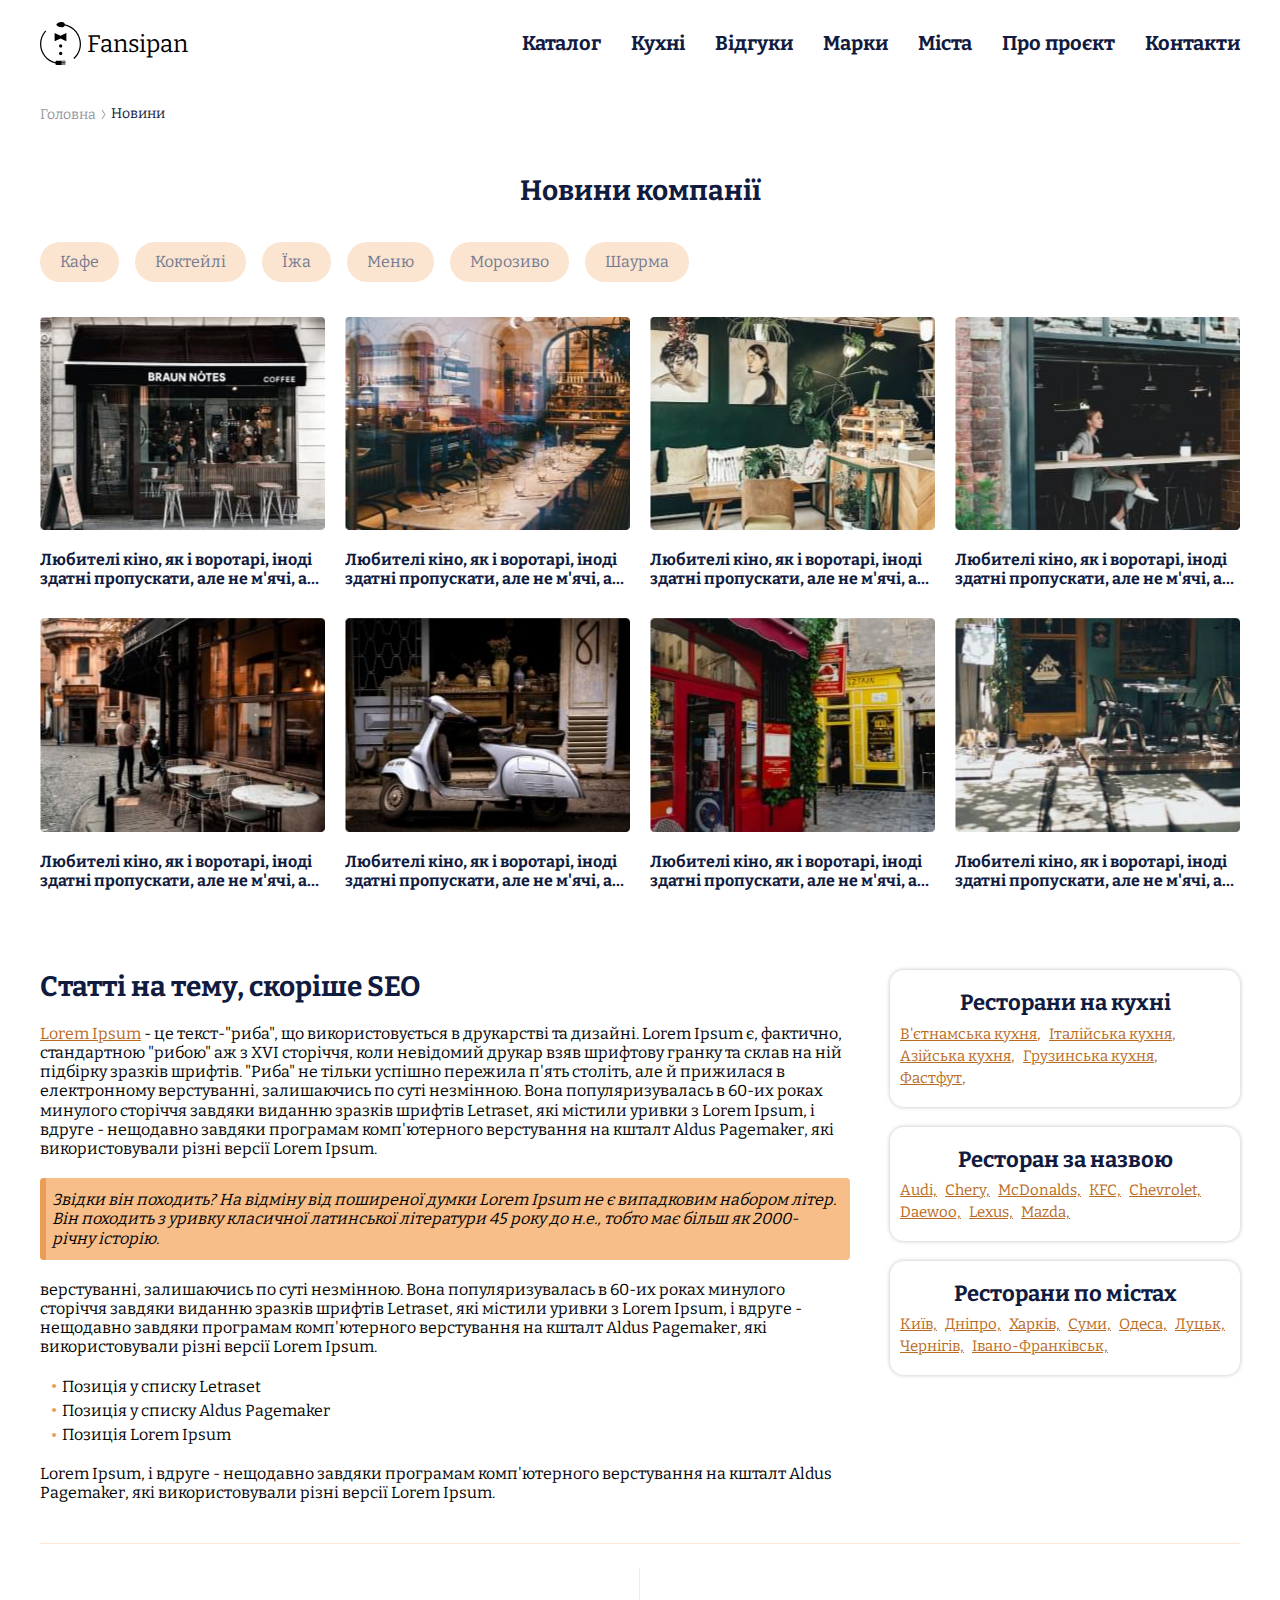
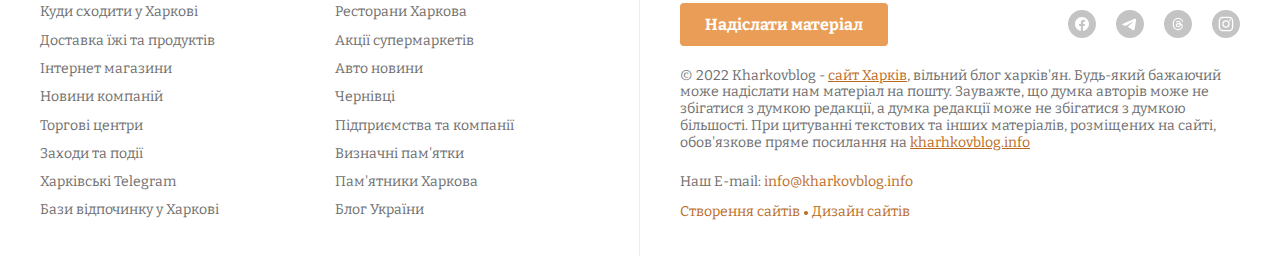
<file: news.html>
<!DOCTYPE html>
<html lang="en">

<head>
	<title>Новини</title>
	<meta charset="UTF-8">
	<meta name="format-detection" content="telephone=no">
	<!-- <style>body{opacity: 0;}</style> -->
	<link rel="stylesheet" href="css/style.min.css?_v=20230919134314">
	<link rel="shortcut icon" href="favicon.ico">
	<!-- <meta name="robots" content="noindex, nofollow"> -->
	<meta name="viewport" content="width=device-width, initial-scale=1.0, maximum-scale=1.0, user-scalable=0">
</head>

<body>
	<div class="wrapper">
		<header class="header">
			<div class="_container">
				<div class="icon-menu">
					<span></span>
				</div>

				<a href="index.html" class="header__logo">
					<img src="img/logo.svg" alt="Fansipan"> Fansipan
				</a>

				<nav class="header__menu">
					<a href="catalog.html" class="header__menu-link">Каталог</a>
					<a href="news.html" class="header__menu-link">Кухні</a>
					<a href="post-article.html" class="header__menu-link">Відгуки</a>
					<a href="#" class="header__menu-link">Марки</a>
					<a href="#" class="header__menu-link">Міста</a>
					<a href="#" class="header__menu-link">Про проєкт</a>
					<a href="#" class="header__menu-link">Контакти</a>
				</nav>
			</div>
		</header>

		<div class="menu">
			<div class="menu__content">
				<nav class="menu__body">
					<a href="catalog.html" class="menu__link">Каталог</a>
					<a href="news.html" class="menu__link">Кухні</a>
					<a href="post-article.html" class="menu__link">Відгуки</a>
					<a href="#" class="menu__link">Марки</a>
					<a href="#" class="menu__link">Міста</a>
					<a href="#" class="menu__link">Про проєкт</a>
					<a href="#" class="menu__link">Контакти</a>
				</nav>

				<div class="menu__socials">
					<a href="#" class="menu__social">
						<img src="img/icon/main-facebook.svg" alt="">
					</a>
					<a href="#" class="menu__social">
						<img src="img/icon/main-telegram.svg" alt="">
					</a>
					<a href="#" class="menu__social">
						<img src="img/icon/main-twitter.svg" alt="">
					</a>
					<a href="#" class="menu__social">
						<img src="img/icon/main-instagram.svg" alt="">
					</a>
				</div>

				<div class="menu__footer">
					Наш E-mail:
					<a href="#">info@kharkovblog.info</a>
				</div>
			</div>
		</div>
		<main class="page">
			<div class="breadcrumbs">
				<div class="_container">
					<ul class="breadcrumbs__list">
						<li><a href="index.html" class="breadcrumbs__item link">Головна</a></li>
						<li class="breadcrumbs__item">Новини</li>
					</ul>
				</div>
			</div>

			<div class="news">
				<div class="_container">
					<div class="news__title section-title">Новини компанії</div>

					<div class="tags">
						<a href="#" class="tags__item">Кафе</a>
						<a href="#" class="tags__item">Коктейлі</a>
						<a href="#" class="tags__item">Їжа</a>
						<a href="#" class="tags__item">Меню</a>
						<a href="#" class="tags__item">Морозиво</a>
						<a href="#" class="tags__item">Шаурма</a>
					</div>

					<div class="news__body">
						<div class="news__item">
							<a href="article.html" class="news__item-image">
								<img src="img/photos/image05.jpg" alt="">
							</a>

							<a href="#" class="news__item-title">Любителі кіно, як і воротарі, іноді здатні пропускати, але не м'ячі, а хороше кіно.</a>
						</div>

						<div class="news__item">
							<a href="article.html" class="news__item-image">
								<img src="img/photos/image06.jpg" alt="">
							</a>

							<a href="#" class="news__item-title">Любителі кіно, як і воротарі, іноді здатні пропускати, але не м'ячі, а хороше кіно.</a>
						</div>

						<div class="news__item">
							<a href="article.html" class="news__item-image">
								<img src="img/photos/image07.jpg" alt="">
							</a>

							<a href="#" class="news__item-title">Любителі кіно, як і воротарі, іноді здатні пропускати, але не м'ячі, а хороше кіно.</a>
						</div>

						<div class="news__item">
							<a href="article.html" class="news__item-image">
								<img src="img/photos/image08.jpg" alt="">
							</a>

							<a href="#" class="news__item-title">Любителі кіно, як і воротарі, іноді здатні пропускати, але не м'ячі, а хороше кіно.</a>
						</div>

						<div class="news__item">
							<a href="article.html" class="news__item-image">
								<img src="img/photos/image09.jpg" alt="">
							</a>

							<a href="#" class="news__item-title">Любителі кіно, як і воротарі, іноді здатні пропускати, але не м'ячі, а хороше кіно.</a>
						</div>

						<div class="news__item">
							<a href="article.html" class="news__item-image">
								<img src="img/photos/image10.jpg" alt="">
							</a>

							<a href="#" class="news__item-title">Любителі кіно, як і воротарі, іноді здатні пропускати, але не м'ячі, а хороше кіно.</a>
						</div>

						<div class="news__item">
							<a href="article.html" class="news__item-image">
								<img src="img/photos/image11.jpg" alt="">
							</a>

							<a href="#" class="news__item-title">Любителі кіно, як і воротарі, іноді здатні пропускати, але не м'ячі, а хороше кіно.</a>
						</div>

						<div class="news__item">
							<a href="article.html" class="news__item-image">
								<img src="img/photos/image12.jpg" alt="">
							</a>

							<a href="#" class="news__item-title">Любителі кіно, як і воротарі, іноді здатні пропускати, але не м'ячі, а хороше кіно.</a>
						</div>
					</div>
				</div>
			</div>

			<div class="section">
				<div class="_container">
					<div class="info">
						<h1>Cтатті на тему, скоріше SEO</h1>
						<p><a href="#">Lorem Ipsum</a> - це текст-"риба", що використовується в друкарстві та дизайні. Lorem Ipsum є, фактично, стандартною "рибою" аж з XVI сторіччя, коли невідомий друкар взяв шрифтову гранку та склав на ній підбірку зразків шрифтів. "Риба" не тільки успішно пережила п'ять століть, але й прижилася в електронному верстуванні, залишаючись по суті незмінною. Вона популяризувалась в 60-их роках минулого сторіччя завдяки виданню зразків шрифтів Letraset, які містили уривки з Lorem Ipsum, і вдруге - нещодавно завдяки програмам комп'ютерного верстування на кшталт Aldus Pagemaker, які використовували різні версії Lorem Ipsum.</p>
						<blockquote>Звідки він походить? На відміну від поширеної думки Lorem Ipsum не є випадковим набором літер. Він походить з уривку класичної латинської літератури 45 року до н.е., тобто має більш як 2000-річну історію.</blockquote>
						<p>верстуванні, залишаючись по суті незмінною. Вона популяризувалась в 60-их роках минулого сторіччя завдяки виданню зразків шрифтів Letraset, які містили уривки з Lorem Ipsum, і вдруге - нещодавно завдяки програмам комп'ютерного верстування на кшталт Aldus Pagemaker, які використовували різні версії Lorem Ipsum.</p>
						<ul>
							<li>Позиція у списку Letraset</li>
							<li>Позиція у списку Aldus Pagemaker</li>
							<li>Позиція Lorem Ipsum</li>
						</ul>
						<p>Lorem Ipsum, і вдруге - нещодавно завдяки програмам комп'ютерного верстування на кшталт Aldus Pagemaker, які використовували різні версії Lorem Ipsum.</p>
					</div>

					<div class="categories">
						<div class="categories__item">
							<div class="categories__item-title">Ресторани на кухні</div>
							<div class="categories__item-body">
								<a href="#" class="categories__item-link">В'єтнамська кухня,</a>
								<a href="#" class="categories__item-link">Італійська кухня,</a>
								<a href="#" class="categories__item-link">Азійська кухня,</a>
								<a href="#" class="categories__item-link">Грузинська кухня,</a>
								<a href="#" class="categories__item-link">Фастфут,</a>
							</div>
						</div>

						<div class="categories__item">
							<div class="categories__item-title">Ресторан за назвою</div>
							<div class="categories__item-body">
								<a href="#" class="categories__item-link">Audi,</a>
								<a href="#" class="categories__item-link">Chery,</a>
								<a href="#" class="categories__item-link">McDonalds,</a>
								<a href="#" class="categories__item-link">KFC,</a>
								<a href="#" class="categories__item-link">Chevrolet,</a>
								<a href="#" class="categories__item-link">Daewoo,</a>
								<a href="#" class="categories__item-link">Lexus,</a>
								<a href="#" class="categories__item-link">Mazda,</a>
							</div>
						</div>

						<div class="categories__item">
							<div class="categories__item-title">Ресторани по містах</div>
							<div class="categories__item-body">
								<a href="#" class="categories__item-link">Київ,</a>
								<a href="#" class="categories__item-link">Дніпро,</a>
								<a href="#" class="categories__item-link">Харків,</a>
								<a href="#" class="categories__item-link">Суми,</a>
								<a href="#" class="categories__item-link">Одеса,</a>
								<a href="#" class="categories__item-link">Луцьк,</a>
								<a href="#" class="categories__item-link">Чернігів,</a>
								<a href="#" class="categories__item-link">Івано-Франківськ,</a>
							</div>
						</div>
					</div>
				</div>
			</div>
		</main>
		<footer class="footer">
			<div class="_container">
				<div class="footer__body">
					<div class="footer__column left">
						<a href="#" class="footer__link">Куди сходити у Харкові</a>
						<a href="#" class="footer__link">Ресторани Харкова</a>
						<a href="#" class="footer__link">Доставка їжі та продуктів</a>
						<a href="#" class="footer__link">Акції супермаркетів</a>
						<a href="#" class="footer__link">Інтернет магазини</a>
						<a href="#" class="footer__link">Авто новини</a>
						<a href="#" class="footer__link">Новини компаній</a>
						<a href="#" class="footer__link">Чернівці</a>
						<a href="#" class="footer__link">Торгові центри</a>
						<a href="#" class="footer__link">Підприємства та компанії</a>
						<a href="#" class="footer__link">Заходи та події</a>
						<a href="#" class="footer__link">Визначні пам'ятки</a>
						<a href="#" class="footer__link">Харківські Telegram</a>
						<a href="#" class="footer__link">Пам'ятники Харкова</a>
						<a href="#" class="footer__link">Бази відпочинку у Харкові</a>
						<a href="#" class="footer__link">Блог України</a>
					</div>

					<div class="footer__column right">
						<div class="footer__control">
							<button class="footer__button button">Надіслати матеріал</button>

							<div class="footer__socials">
								<a href="#" class="footer__social">
									<svg width="28" height="28" viewBox="0 0 28 28" fill="none" xmlns="http://www.w3.org/2000/svg">
										<path fill-rule="evenodd" clip-rule="evenodd" d="M0 14C0 6.26801 6.26801 0 14 0C21.732 0 28 6.26801 28 14C28 21.732 21.732 28 14 28C6.26801 28 0 21.732 0 14ZM14 7C17.85 7 21 10.15 21 14C21 17.5 18.4625 20.475 14.9625 21V16.0125H16.625L16.975 14H15.05V12.6875C15.05 12.1625 15.3125 11.6375 16.1875 11.6375H17.0625V9.8875C17.0625 9.8875 16.275 9.7125 15.4875 9.7125C13.9125 9.7125 12.8625 10.675 12.8625 12.425V14H11.1125V16.0125H12.8625V20.9125C9.5375 20.3875 7 17.5 7 14C7 10.15 10.15 7 14 7Z" />
									</svg>
								</a>
								<a href="#" class="footer__social">
									<svg width="28" height="28" viewBox="0 0 28 28" fill="none" xmlns="http://www.w3.org/2000/svg">
										<path fill-rule="evenodd" clip-rule="evenodd" d="M14 28C6.26801 28 0 21.732 0 14C0 6.26801 6.26801 0 14 0C21.732 0 28 6.26801 28 14C28 21.732 21.732 28 14 28ZM14.6054 10.5065C13.3515 11.028 10.8455 12.1074 7.08743 13.7448C6.47717 13.9874 6.15749 14.2248 6.12839 14.457C6.07921 14.8493 6.5705 15.0038 7.23952 15.2142C7.33052 15.2428 7.42482 15.2724 7.52148 15.3038C8.17969 15.5178 9.0651 15.7681 9.52539 15.7781C9.94291 15.7871 10.4089 15.6149 10.9234 15.2617C14.4347 12.8914 16.2472 11.6934 16.361 11.6676C16.4413 11.6494 16.5526 11.6264 16.628 11.6934C16.7033 11.7604 16.6959 11.8873 16.6879 11.9214C16.6393 12.1288 14.7108 13.9218 13.7128 14.8496C13.4016 15.1389 13.1809 15.344 13.1358 15.3909C13.0348 15.4959 12.9318 15.5952 12.8328 15.6906C12.2213 16.2801 11.7627 16.7221 12.8581 17.444C13.3846 17.7909 13.8058 18.0778 14.2261 18.364C14.685 18.6765 15.1428 18.9883 15.7351 19.3765C15.886 19.4754 16.0301 19.5782 16.1704 19.6782C16.7046 20.059 17.1844 20.4011 17.7772 20.3465C18.1217 20.3148 18.4775 19.9909 18.6582 19.0249C19.0853 16.7418 19.9248 11.7951 20.1188 9.75666C20.1358 9.57806 20.1144 9.3495 20.0972 9.24917C20.08 9.14883 20.0442 9.00588 19.9137 8.90005C19.7593 8.77472 19.5208 8.74829 19.4142 8.75008C18.9293 8.75871 18.1854 9.01738 14.6054 10.5065Z" />
									</svg>
								</a>
								<a href="#" class="footer__social">
									<svg width="28" height="28" viewBox="0 0 28 28" fill="none" xmlns="http://www.w3.org/2000/svg">
										<path fill-rule="evenodd" clip-rule="evenodd" d="M14 0C6.26801 0 0 6.26801 0 14C0 21.732 6.26801 28 14 28C21.732 28 28 21.732 28 14C28 6.26801 21.732 0 14 0ZM16.7605 13.4797C16.8146 13.503 16.8679 13.5273 16.9205 13.5526C17.6636 13.9104 18.207 14.4522 18.492 15.1192C18.8893 16.0493 18.9256 17.5644 17.7202 18.7731C16.7989 19.697 15.6805 20.114 14.0939 20.125H14.0868C12.3021 20.1126 10.9298 19.5098 10.0079 18.3335C9.18745 17.2867 8.76426 15.8301 8.75004 14.0043L8.75 14L8.75004 13.9957C8.76426 12.1699 9.18745 10.7133 10.0079 9.66652C10.9298 8.49017 12.3021 7.88741 14.0868 7.875H14.0939C15.8822 7.88745 17.2701 8.48793 18.219 9.6598C18.6873 10.238 19.0313 10.9351 19.25 11.7441L18.2236 12.019C18.0432 11.3617 17.7696 10.798 17.4066 10.3498C16.6664 9.43569 15.5507 8.96674 14.0903 8.95584C12.6405 8.96665 11.5439 9.43336 10.831 10.343C10.1634 11.1949 9.81839 12.4252 9.80552 14C9.81839 15.5748 10.1634 16.8051 10.831 17.6569C11.5439 18.5666 12.6405 19.0333 14.0904 19.0441C15.3974 19.0345 16.2623 18.7224 16.9818 18.0009C17.803 17.1773 17.7877 16.1672 17.525 15.5524C17.3706 15.1908 17.0909 14.89 16.7135 14.6614C16.6216 15.349 16.4134 15.8947 16.0842 16.3158C15.6509 16.8703 15.0296 17.1735 14.2378 17.2171C13.6381 17.25 13.0612 17.1048 12.6132 16.808C12.0834 16.4569 11.7733 15.9194 11.7401 15.2947C11.6747 14.063 12.6481 13.1767 14.1623 13.0891C14.6998 13.0582 15.2026 13.0826 15.6675 13.1619C15.6058 12.783 15.4811 12.4827 15.2948 12.2655C15.0387 11.967 14.643 11.814 14.1186 11.8107L14.104 11.8106C13.683 11.8106 13.1113 11.9289 12.7471 12.4836L11.8712 11.8805C12.3588 11.1379 13.151 10.7298 14.1036 10.7298L14.1252 10.7298C15.7178 10.74 16.6663 11.7375 16.7605 13.4797ZM12.794 15.236C12.828 15.8764 13.5174 16.1753 14.1811 16.1378C14.8308 16.102 15.5683 15.8461 15.694 14.2701C15.3569 14.1961 14.9862 14.1575 14.5898 14.1575C14.4694 14.1575 14.3467 14.161 14.2218 14.1682C13.1307 14.2313 12.7688 14.7612 12.794 15.236Z" />
									</svg>
								</a>
								<a href="#" class="footer__social">
									<svg width="28" height="28" viewBox="0 0 28 28" fill="none" xmlns="http://www.w3.org/2000/svg">
										<path d="M14 16.45C12.6875 16.45 11.55 15.4 11.55 14C11.55 12.6875 12.6 11.55 14 11.55C15.3125 11.55 16.45 12.6 16.45 14C16.45 15.3125 15.3125 16.45 14 16.45Z" />
										<path fill-rule="evenodd" clip-rule="evenodd" d="M16.975 8.05H11.025C10.325 8.1375 9.975 8.225 9.7125 8.3125C9.3625 8.4 9.1 8.575 8.8375 8.8375C8.62979 9.04521 8.53165 9.25292 8.41303 9.50399C8.38176 9.57016 8.34899 9.63952 8.3125 9.7125C8.29896 9.75311 8.28333 9.79581 8.26658 9.84158C8.17504 10.0917 8.05 10.4333 8.05 11.025V16.975C8.1375 17.675 8.225 18.025 8.3125 18.2875C8.4 18.6375 8.575 18.9 8.8375 19.1625C9.04521 19.3702 9.25293 19.4684 9.50399 19.587C9.57022 19.6183 9.63945 19.651 9.7125 19.6875C9.75311 19.701 9.79581 19.7167 9.84158 19.7334C10.0917 19.825 10.4333 19.95 11.025 19.95H16.975C17.675 19.8625 18.025 19.775 18.2875 19.6875C18.6375 19.6 18.9 19.425 19.1625 19.1625C19.3702 18.9548 19.4684 18.7471 19.587 18.496C19.6183 18.4298 19.651 18.3605 19.6875 18.2875C19.701 18.2469 19.7167 18.2042 19.7334 18.1584C19.825 17.9083 19.95 17.5667 19.95 16.975V11.025C19.8625 10.325 19.775 9.975 19.6875 9.7125C19.6 9.3625 19.425 9.1 19.1625 8.8375C18.9548 8.62978 18.7471 8.53164 18.496 8.41302C18.4299 8.38178 18.3604 8.34896 18.2875 8.3125C18.2469 8.29896 18.2042 8.28333 18.1584 8.26658C17.9083 8.17504 17.5667 8.05 16.975 8.05ZM14 10.2375C11.9 10.2375 10.2375 11.9 10.2375 14C10.2375 16.1 11.9 17.7625 14 17.7625C16.1 17.7625 17.7625 16.1 17.7625 14C17.7625 11.9 16.1 10.2375 14 10.2375ZM18.725 10.15C18.725 10.6332 18.3332 11.025 17.85 11.025C17.3668 11.025 16.975 10.6332 16.975 10.15C16.975 9.66675 17.3668 9.275 17.85 9.275C18.3332 9.275 18.725 9.66675 18.725 10.15Z" />
										<path fill-rule="evenodd" clip-rule="evenodd" d="M0 14C0 6.26801 6.26801 0 14 0C21.732 0 28 6.26801 28 14C28 21.732 21.732 28 14 28C6.26801 28 0 21.732 0 14ZM11.025 6.7375H16.975C17.7625 6.825 18.2875 6.9125 18.725 7.0875C19.25 7.35 19.6 7.525 20.0375 7.9625C20.475 8.4 20.7375 8.8375 20.9125 9.275C21.0875 9.7125 21.2625 10.2375 21.2625 11.025V16.975C21.175 17.7625 21.0875 18.2875 20.9125 18.725C20.65 19.25 20.475 19.6 20.0375 20.0375C19.6 20.475 19.1625 20.7375 18.725 20.9125C18.2875 21.0875 17.7625 21.2625 16.975 21.2625H11.025C10.2375 21.175 9.7125 21.0875 9.275 20.9125C8.75 20.65 8.4 20.475 7.9625 20.0375C7.525 19.6 7.2625 19.1625 7.0875 18.725C6.9125 18.2875 6.7375 17.7625 6.7375 16.975V11.025C6.825 10.2375 6.9125 9.7125 7.0875 9.275C7.35 8.75 7.525 8.4 7.9625 7.9625C8.4 7.525 8.8375 7.2625 9.275 7.0875C9.7125 6.9125 10.2375 6.7375 11.025 6.7375Z" />
									</svg>
								</a>
							</div>
						</div>

						<div class="footer__info">© 2022 Kharkovblog - <a href="#">сайт Харків</a>, вільний блог харків'ян. Будь-який бажаючий може надіслати нам матеріал на пошту. Зауважте, що думка авторів може не збігатися з думкою редакції, а думка редакції може не збігатися з думкою більшості. При цитуванні текстових та інших матеріалів, розміщених на сайті, обов'язкове пряме посилання на <a href="#">kharhkovblog.info</a></div>

						<div class="footer__email">Наш E-mail: <a href="mailto:info@kharkovblog.info">info@kharkovblog.info</a></div>

						<div class="footer__author">
							<a href="#">Створення сайтів</a>
							<a href="#">Дизайн сайтів</a>
						</div>
					</div>
				</div>
			</div>
		</footer>
	</div>
	<script src="js/app.min.js?_v=20230919134314"></script>
</body>

</html>
</file>
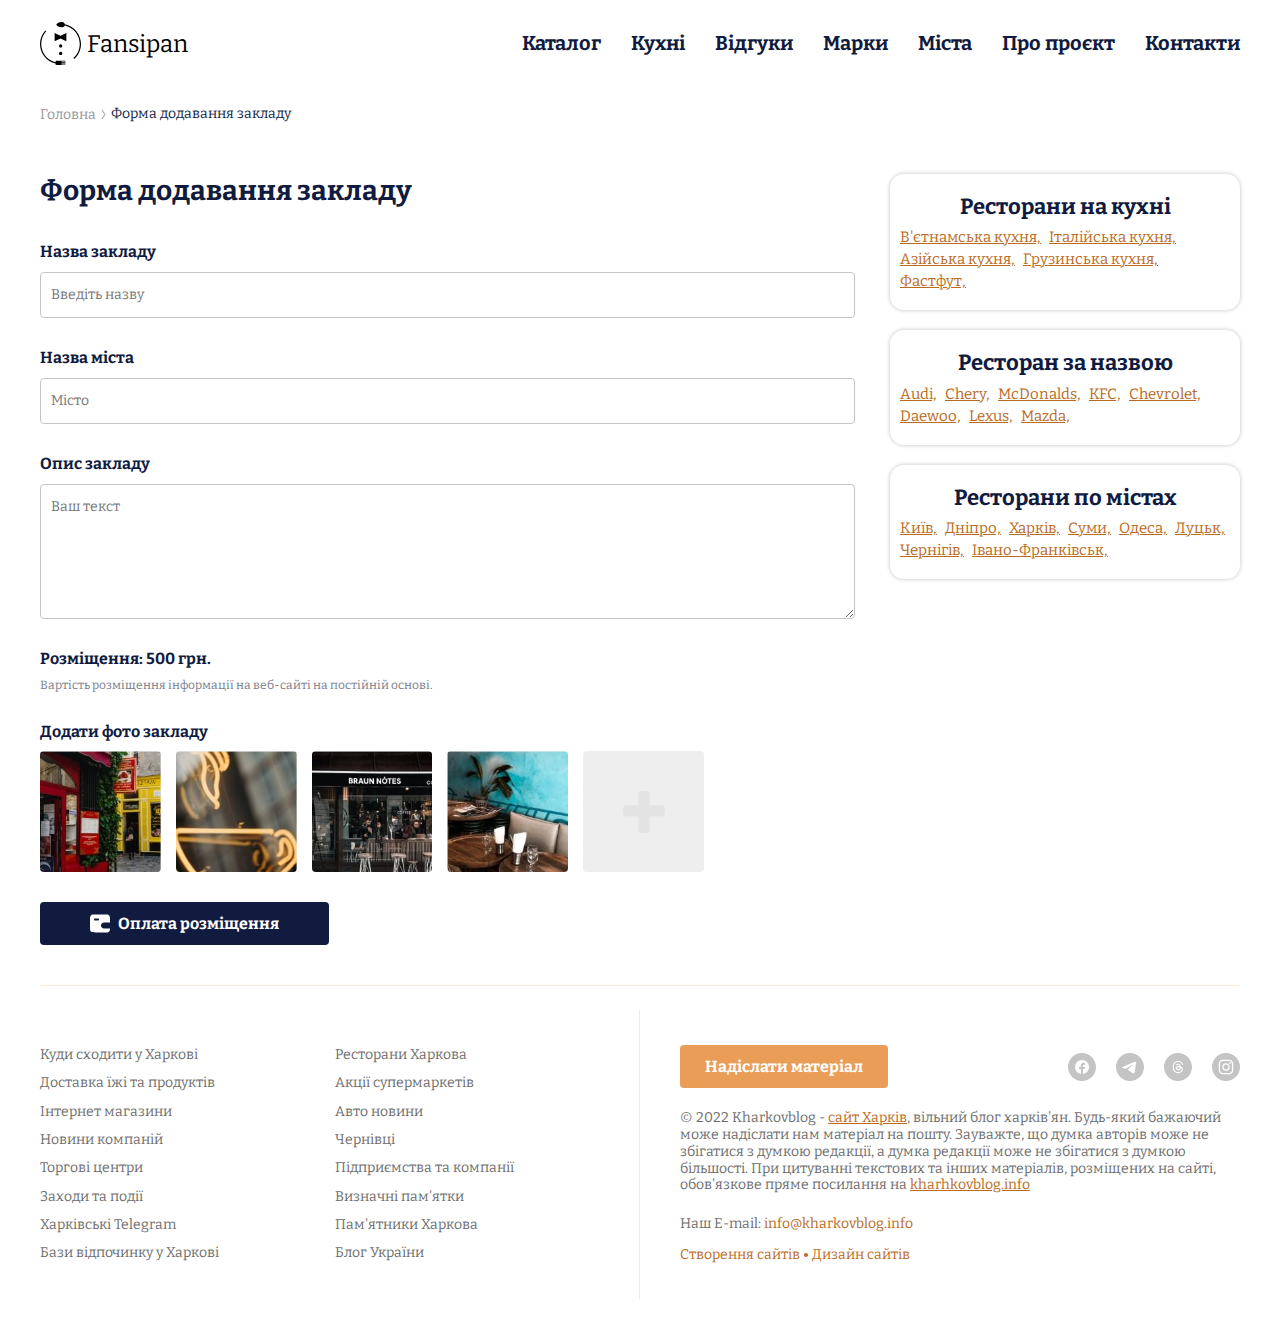
<file: post-article.html>
<!DOCTYPE html>
<html lang="en">

<head>
	<title>Форма</title>
	<meta charset="UTF-8">
	<meta name="format-detection" content="telephone=no">
	<!-- <style>body{opacity: 0;}</style> -->
	<link rel="stylesheet" href="css/style.min.css?_v=20230919134314">
	<link rel="shortcut icon" href="favicon.ico">
	<!-- <meta name="robots" content="noindex, nofollow"> -->
	<meta name="viewport" content="width=device-width, initial-scale=1.0, maximum-scale=1.0, user-scalable=0">
</head>

<body>
	<div class="wrapper">
		<header class="header">
			<div class="_container">
				<div class="icon-menu">
					<span></span>
				</div>

				<a href="index.html" class="header__logo">
					<img src="img/logo.svg" alt="Fansipan"> Fansipan
				</a>

				<nav class="header__menu">
					<a href="catalog.html" class="header__menu-link">Каталог</a>
					<a href="news.html" class="header__menu-link">Кухні</a>
					<a href="post-article.html" class="header__menu-link">Відгуки</a>
					<a href="#" class="header__menu-link">Марки</a>
					<a href="#" class="header__menu-link">Міста</a>
					<a href="#" class="header__menu-link">Про проєкт</a>
					<a href="#" class="header__menu-link">Контакти</a>
				</nav>
			</div>
		</header>

		<div class="menu">
			<div class="menu__content">
				<nav class="menu__body">
					<a href="catalog.html" class="menu__link">Каталог</a>
					<a href="news.html" class="menu__link">Кухні</a>
					<a href="post-article.html" class="menu__link">Відгуки</a>
					<a href="#" class="menu__link">Марки</a>
					<a href="#" class="menu__link">Міста</a>
					<a href="#" class="menu__link">Про проєкт</a>
					<a href="#" class="menu__link">Контакти</a>
				</nav>

				<div class="menu__socials">
					<a href="#" class="menu__social">
						<img src="img/icon/main-facebook.svg" alt="">
					</a>
					<a href="#" class="menu__social">
						<img src="img/icon/main-telegram.svg" alt="">
					</a>
					<a href="#" class="menu__social">
						<img src="img/icon/main-twitter.svg" alt="">
					</a>
					<a href="#" class="menu__social">
						<img src="img/icon/main-instagram.svg" alt="">
					</a>
				</div>

				<div class="menu__footer">
					Наш E-mail:
					<a href="#">info@kharkovblog.info</a>
				</div>
			</div>
		</div>
		<main class="page">
			<div class="breadcrumbs">
				<div class="_container">
					<ul class="breadcrumbs__list">
						<li><a href="index.html" class="breadcrumbs__item link">Головна</a></li>
						<li class="breadcrumbs__item">Форма додавання закладу</li>
					</ul>
				</div>
			</div>

			<div class="post">
				<div class="_container">
					<div class="post__main">
						<div class="post__title section-title">Форма додавання закладу</div>

						<form class="post__form">
							<div class="post__line">
								<label class="post__label">Назва закладу</label>
								<input type="text" name="name" placeholder="Введіть назву" class="post__input input">
							</div>

							<div class="post__line">
								<label class="post__label">Назва міста</label>
								<input type="text" name="city" placeholder="Місто" class="post__input input">
							</div>

							<div class="post__line">
								<label class="post__label">Опис закладу</label>
								<textarea name="description" placeholder="Ваш текст" class="post__input input"></textarea>
							</div>

							<div class="post__line">
								<div class="post__label">Розміщення: 500 грн.</div>
								<div class="post__info">Вартість розміщення інформації на веб-сайті на постійній основі.</div>
							</div>

							<div class="post__line">
								<div class="post__label">Додати фото закладу</div>
								<div class="post__images">
									<div class="post__image">
										<img src="img/photos/image01.jpg" alt="">
									</div>
									<div class="post__image">
										<img src="img/photos/image02.jpg" alt="">
									</div>
									<div class="post__image">
										<img src="img/photos/image03.jpg" alt="">
									</div>
									<div class="post__image">
										<img src="img/photos/image04.jpg" alt="">
									</div>
									<div class="post__image plus">
										<img src="img/icon/plus.svg" alt="">
									</div>
								</div>
							</div>

							<button class="post__button button dark">
								<img src="img/icon/payment.svg" alt="">
								Оплата розміщення
							</button>
						</form>
					</div>

					<div class="categories">
						<div class="categories__item">
							<div class="categories__item-title">Ресторани на кухні</div>
							<div class="categories__item-body">
								<a href="#" class="categories__item-link">В'єтнамська кухня,</a>
								<a href="#" class="categories__item-link">Італійська кухня,</a>
								<a href="#" class="categories__item-link">Азійська кухня,</a>
								<a href="#" class="categories__item-link">Грузинська кухня,</a>
								<a href="#" class="categories__item-link">Фастфут,</a>
							</div>
						</div>

						<div class="categories__item">
							<div class="categories__item-title">Ресторан за назвою</div>
							<div class="categories__item-body">
								<a href="#" class="categories__item-link">Audi,</a>
								<a href="#" class="categories__item-link">Chery,</a>
								<a href="#" class="categories__item-link">McDonalds,</a>
								<a href="#" class="categories__item-link">KFC,</a>
								<a href="#" class="categories__item-link">Chevrolet,</a>
								<a href="#" class="categories__item-link">Daewoo,</a>
								<a href="#" class="categories__item-link">Lexus,</a>
								<a href="#" class="categories__item-link">Mazda,</a>
							</div>
						</div>

						<div class="categories__item">
							<div class="categories__item-title">Ресторани по містах</div>
							<div class="categories__item-body">
								<a href="#" class="categories__item-link">Київ,</a>
								<a href="#" class="categories__item-link">Дніпро,</a>
								<a href="#" class="categories__item-link">Харків,</a>
								<a href="#" class="categories__item-link">Суми,</a>
								<a href="#" class="categories__item-link">Одеса,</a>
								<a href="#" class="categories__item-link">Луцьк,</a>
								<a href="#" class="categories__item-link">Чернігів,</a>
								<a href="#" class="categories__item-link">Івано-Франківськ,</a>
							</div>
						</div>
					</div>
				</div>
			</div>
		</main>
		<footer class="footer">
			<div class="_container">
				<div class="footer__body">
					<div class="footer__column left">
						<a href="#" class="footer__link">Куди сходити у Харкові</a>
						<a href="#" class="footer__link">Ресторани Харкова</a>
						<a href="#" class="footer__link">Доставка їжі та продуктів</a>
						<a href="#" class="footer__link">Акції супермаркетів</a>
						<a href="#" class="footer__link">Інтернет магазини</a>
						<a href="#" class="footer__link">Авто новини</a>
						<a href="#" class="footer__link">Новини компаній</a>
						<a href="#" class="footer__link">Чернівці</a>
						<a href="#" class="footer__link">Торгові центри</a>
						<a href="#" class="footer__link">Підприємства та компанії</a>
						<a href="#" class="footer__link">Заходи та події</a>
						<a href="#" class="footer__link">Визначні пам'ятки</a>
						<a href="#" class="footer__link">Харківські Telegram</a>
						<a href="#" class="footer__link">Пам'ятники Харкова</a>
						<a href="#" class="footer__link">Бази відпочинку у Харкові</a>
						<a href="#" class="footer__link">Блог України</a>
					</div>

					<div class="footer__column right">
						<div class="footer__control">
							<button class="footer__button button">Надіслати матеріал</button>

							<div class="footer__socials">
								<a href="#" class="footer__social">
									<svg width="28" height="28" viewBox="0 0 28 28" fill="none" xmlns="http://www.w3.org/2000/svg">
										<path fill-rule="evenodd" clip-rule="evenodd" d="M0 14C0 6.26801 6.26801 0 14 0C21.732 0 28 6.26801 28 14C28 21.732 21.732 28 14 28C6.26801 28 0 21.732 0 14ZM14 7C17.85 7 21 10.15 21 14C21 17.5 18.4625 20.475 14.9625 21V16.0125H16.625L16.975 14H15.05V12.6875C15.05 12.1625 15.3125 11.6375 16.1875 11.6375H17.0625V9.8875C17.0625 9.8875 16.275 9.7125 15.4875 9.7125C13.9125 9.7125 12.8625 10.675 12.8625 12.425V14H11.1125V16.0125H12.8625V20.9125C9.5375 20.3875 7 17.5 7 14C7 10.15 10.15 7 14 7Z" />
									</svg>
								</a>
								<a href="#" class="footer__social">
									<svg width="28" height="28" viewBox="0 0 28 28" fill="none" xmlns="http://www.w3.org/2000/svg">
										<path fill-rule="evenodd" clip-rule="evenodd" d="M14 28C6.26801 28 0 21.732 0 14C0 6.26801 6.26801 0 14 0C21.732 0 28 6.26801 28 14C28 21.732 21.732 28 14 28ZM14.6054 10.5065C13.3515 11.028 10.8455 12.1074 7.08743 13.7448C6.47717 13.9874 6.15749 14.2248 6.12839 14.457C6.07921 14.8493 6.5705 15.0038 7.23952 15.2142C7.33052 15.2428 7.42482 15.2724 7.52148 15.3038C8.17969 15.5178 9.0651 15.7681 9.52539 15.7781C9.94291 15.7871 10.4089 15.6149 10.9234 15.2617C14.4347 12.8914 16.2472 11.6934 16.361 11.6676C16.4413 11.6494 16.5526 11.6264 16.628 11.6934C16.7033 11.7604 16.6959 11.8873 16.6879 11.9214C16.6393 12.1288 14.7108 13.9218 13.7128 14.8496C13.4016 15.1389 13.1809 15.344 13.1358 15.3909C13.0348 15.4959 12.9318 15.5952 12.8328 15.6906C12.2213 16.2801 11.7627 16.7221 12.8581 17.444C13.3846 17.7909 13.8058 18.0778 14.2261 18.364C14.685 18.6765 15.1428 18.9883 15.7351 19.3765C15.886 19.4754 16.0301 19.5782 16.1704 19.6782C16.7046 20.059 17.1844 20.4011 17.7772 20.3465C18.1217 20.3148 18.4775 19.9909 18.6582 19.0249C19.0853 16.7418 19.9248 11.7951 20.1188 9.75666C20.1358 9.57806 20.1144 9.3495 20.0972 9.24917C20.08 9.14883 20.0442 9.00588 19.9137 8.90005C19.7593 8.77472 19.5208 8.74829 19.4142 8.75008C18.9293 8.75871 18.1854 9.01738 14.6054 10.5065Z" />
									</svg>
								</a>
								<a href="#" class="footer__social">
									<svg width="28" height="28" viewBox="0 0 28 28" fill="none" xmlns="http://www.w3.org/2000/svg">
										<path fill-rule="evenodd" clip-rule="evenodd" d="M14 0C6.26801 0 0 6.26801 0 14C0 21.732 6.26801 28 14 28C21.732 28 28 21.732 28 14C28 6.26801 21.732 0 14 0ZM16.7605 13.4797C16.8146 13.503 16.8679 13.5273 16.9205 13.5526C17.6636 13.9104 18.207 14.4522 18.492 15.1192C18.8893 16.0493 18.9256 17.5644 17.7202 18.7731C16.7989 19.697 15.6805 20.114 14.0939 20.125H14.0868C12.3021 20.1126 10.9298 19.5098 10.0079 18.3335C9.18745 17.2867 8.76426 15.8301 8.75004 14.0043L8.75 14L8.75004 13.9957C8.76426 12.1699 9.18745 10.7133 10.0079 9.66652C10.9298 8.49017 12.3021 7.88741 14.0868 7.875H14.0939C15.8822 7.88745 17.2701 8.48793 18.219 9.6598C18.6873 10.238 19.0313 10.9351 19.25 11.7441L18.2236 12.019C18.0432 11.3617 17.7696 10.798 17.4066 10.3498C16.6664 9.43569 15.5507 8.96674 14.0903 8.95584C12.6405 8.96665 11.5439 9.43336 10.831 10.343C10.1634 11.1949 9.81839 12.4252 9.80552 14C9.81839 15.5748 10.1634 16.8051 10.831 17.6569C11.5439 18.5666 12.6405 19.0333 14.0904 19.0441C15.3974 19.0345 16.2623 18.7224 16.9818 18.0009C17.803 17.1773 17.7877 16.1672 17.525 15.5524C17.3706 15.1908 17.0909 14.89 16.7135 14.6614C16.6216 15.349 16.4134 15.8947 16.0842 16.3158C15.6509 16.8703 15.0296 17.1735 14.2378 17.2171C13.6381 17.25 13.0612 17.1048 12.6132 16.808C12.0834 16.4569 11.7733 15.9194 11.7401 15.2947C11.6747 14.063 12.6481 13.1767 14.1623 13.0891C14.6998 13.0582 15.2026 13.0826 15.6675 13.1619C15.6058 12.783 15.4811 12.4827 15.2948 12.2655C15.0387 11.967 14.643 11.814 14.1186 11.8107L14.104 11.8106C13.683 11.8106 13.1113 11.9289 12.7471 12.4836L11.8712 11.8805C12.3588 11.1379 13.151 10.7298 14.1036 10.7298L14.1252 10.7298C15.7178 10.74 16.6663 11.7375 16.7605 13.4797ZM12.794 15.236C12.828 15.8764 13.5174 16.1753 14.1811 16.1378C14.8308 16.102 15.5683 15.8461 15.694 14.2701C15.3569 14.1961 14.9862 14.1575 14.5898 14.1575C14.4694 14.1575 14.3467 14.161 14.2218 14.1682C13.1307 14.2313 12.7688 14.7612 12.794 15.236Z" />
									</svg>
								</a>
								<a href="#" class="footer__social">
									<svg width="28" height="28" viewBox="0 0 28 28" fill="none" xmlns="http://www.w3.org/2000/svg">
										<path d="M14 16.45C12.6875 16.45 11.55 15.4 11.55 14C11.55 12.6875 12.6 11.55 14 11.55C15.3125 11.55 16.45 12.6 16.45 14C16.45 15.3125 15.3125 16.45 14 16.45Z" />
										<path fill-rule="evenodd" clip-rule="evenodd" d="M16.975 8.05H11.025C10.325 8.1375 9.975 8.225 9.7125 8.3125C9.3625 8.4 9.1 8.575 8.8375 8.8375C8.62979 9.04521 8.53165 9.25292 8.41303 9.50399C8.38176 9.57016 8.34899 9.63952 8.3125 9.7125C8.29896 9.75311 8.28333 9.79581 8.26658 9.84158C8.17504 10.0917 8.05 10.4333 8.05 11.025V16.975C8.1375 17.675 8.225 18.025 8.3125 18.2875C8.4 18.6375 8.575 18.9 8.8375 19.1625C9.04521 19.3702 9.25293 19.4684 9.50399 19.587C9.57022 19.6183 9.63945 19.651 9.7125 19.6875C9.75311 19.701 9.79581 19.7167 9.84158 19.7334C10.0917 19.825 10.4333 19.95 11.025 19.95H16.975C17.675 19.8625 18.025 19.775 18.2875 19.6875C18.6375 19.6 18.9 19.425 19.1625 19.1625C19.3702 18.9548 19.4684 18.7471 19.587 18.496C19.6183 18.4298 19.651 18.3605 19.6875 18.2875C19.701 18.2469 19.7167 18.2042 19.7334 18.1584C19.825 17.9083 19.95 17.5667 19.95 16.975V11.025C19.8625 10.325 19.775 9.975 19.6875 9.7125C19.6 9.3625 19.425 9.1 19.1625 8.8375C18.9548 8.62978 18.7471 8.53164 18.496 8.41302C18.4299 8.38178 18.3604 8.34896 18.2875 8.3125C18.2469 8.29896 18.2042 8.28333 18.1584 8.26658C17.9083 8.17504 17.5667 8.05 16.975 8.05ZM14 10.2375C11.9 10.2375 10.2375 11.9 10.2375 14C10.2375 16.1 11.9 17.7625 14 17.7625C16.1 17.7625 17.7625 16.1 17.7625 14C17.7625 11.9 16.1 10.2375 14 10.2375ZM18.725 10.15C18.725 10.6332 18.3332 11.025 17.85 11.025C17.3668 11.025 16.975 10.6332 16.975 10.15C16.975 9.66675 17.3668 9.275 17.85 9.275C18.3332 9.275 18.725 9.66675 18.725 10.15Z" />
										<path fill-rule="evenodd" clip-rule="evenodd" d="M0 14C0 6.26801 6.26801 0 14 0C21.732 0 28 6.26801 28 14C28 21.732 21.732 28 14 28C6.26801 28 0 21.732 0 14ZM11.025 6.7375H16.975C17.7625 6.825 18.2875 6.9125 18.725 7.0875C19.25 7.35 19.6 7.525 20.0375 7.9625C20.475 8.4 20.7375 8.8375 20.9125 9.275C21.0875 9.7125 21.2625 10.2375 21.2625 11.025V16.975C21.175 17.7625 21.0875 18.2875 20.9125 18.725C20.65 19.25 20.475 19.6 20.0375 20.0375C19.6 20.475 19.1625 20.7375 18.725 20.9125C18.2875 21.0875 17.7625 21.2625 16.975 21.2625H11.025C10.2375 21.175 9.7125 21.0875 9.275 20.9125C8.75 20.65 8.4 20.475 7.9625 20.0375C7.525 19.6 7.2625 19.1625 7.0875 18.725C6.9125 18.2875 6.7375 17.7625 6.7375 16.975V11.025C6.825 10.2375 6.9125 9.7125 7.0875 9.275C7.35 8.75 7.525 8.4 7.9625 7.9625C8.4 7.525 8.8375 7.2625 9.275 7.0875C9.7125 6.9125 10.2375 6.7375 11.025 6.7375Z" />
									</svg>
								</a>
							</div>
						</div>

						<div class="footer__info">© 2022 Kharkovblog - <a href="#">сайт Харків</a>, вільний блог харків'ян. Будь-який бажаючий може надіслати нам матеріал на пошту. Зауважте, що думка авторів може не збігатися з думкою редакції, а думка редакції може не збігатися з думкою більшості. При цитуванні текстових та інших матеріалів, розміщених на сайті, обов'язкове пряме посилання на <a href="#">kharhkovblog.info</a></div>

						<div class="footer__email">Наш E-mail: <a href="mailto:info@kharkovblog.info">info@kharkovblog.info</a></div>

						<div class="footer__author">
							<a href="#">Створення сайтів</a>
							<a href="#">Дизайн сайтів</a>
						</div>
					</div>
				</div>
			</div>
		</footer>
	</div>
	<script src="js/app.min.js?_v=20230919134314"></script>
</body>

</html>
</file>
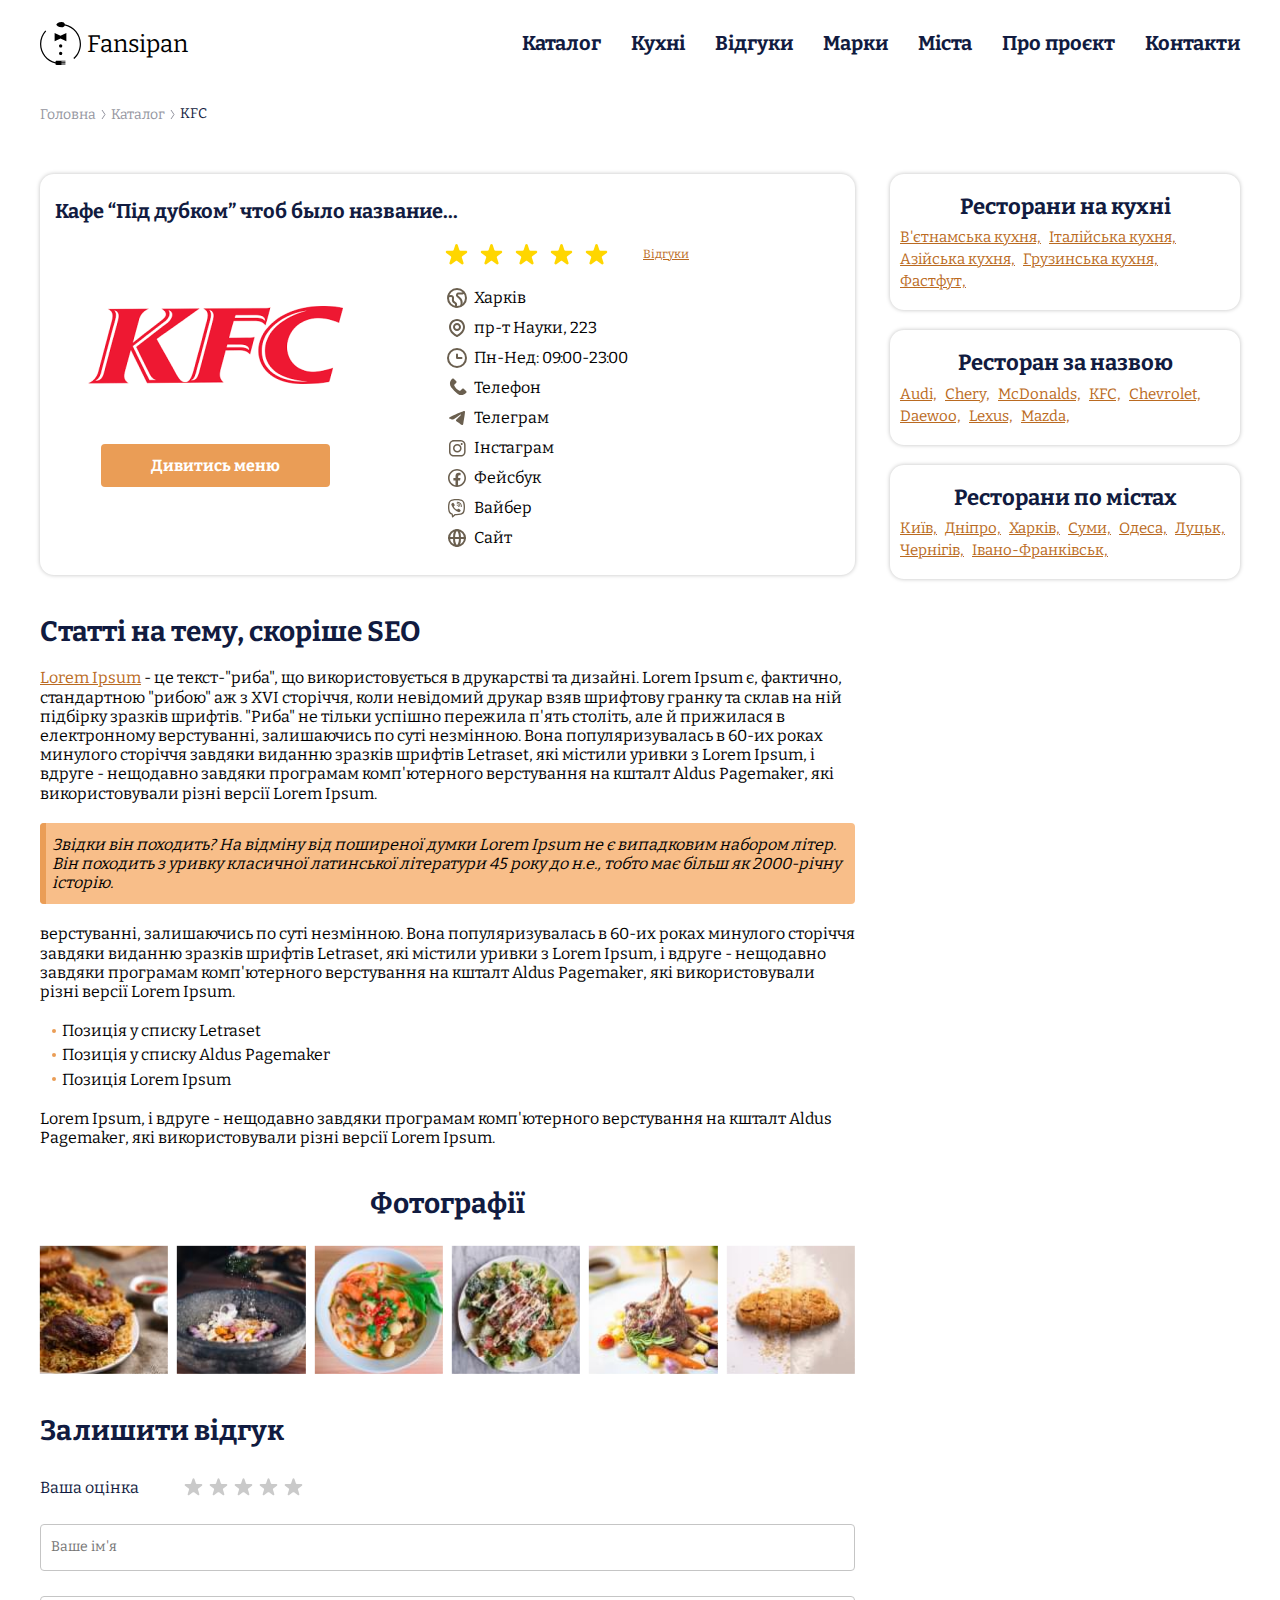
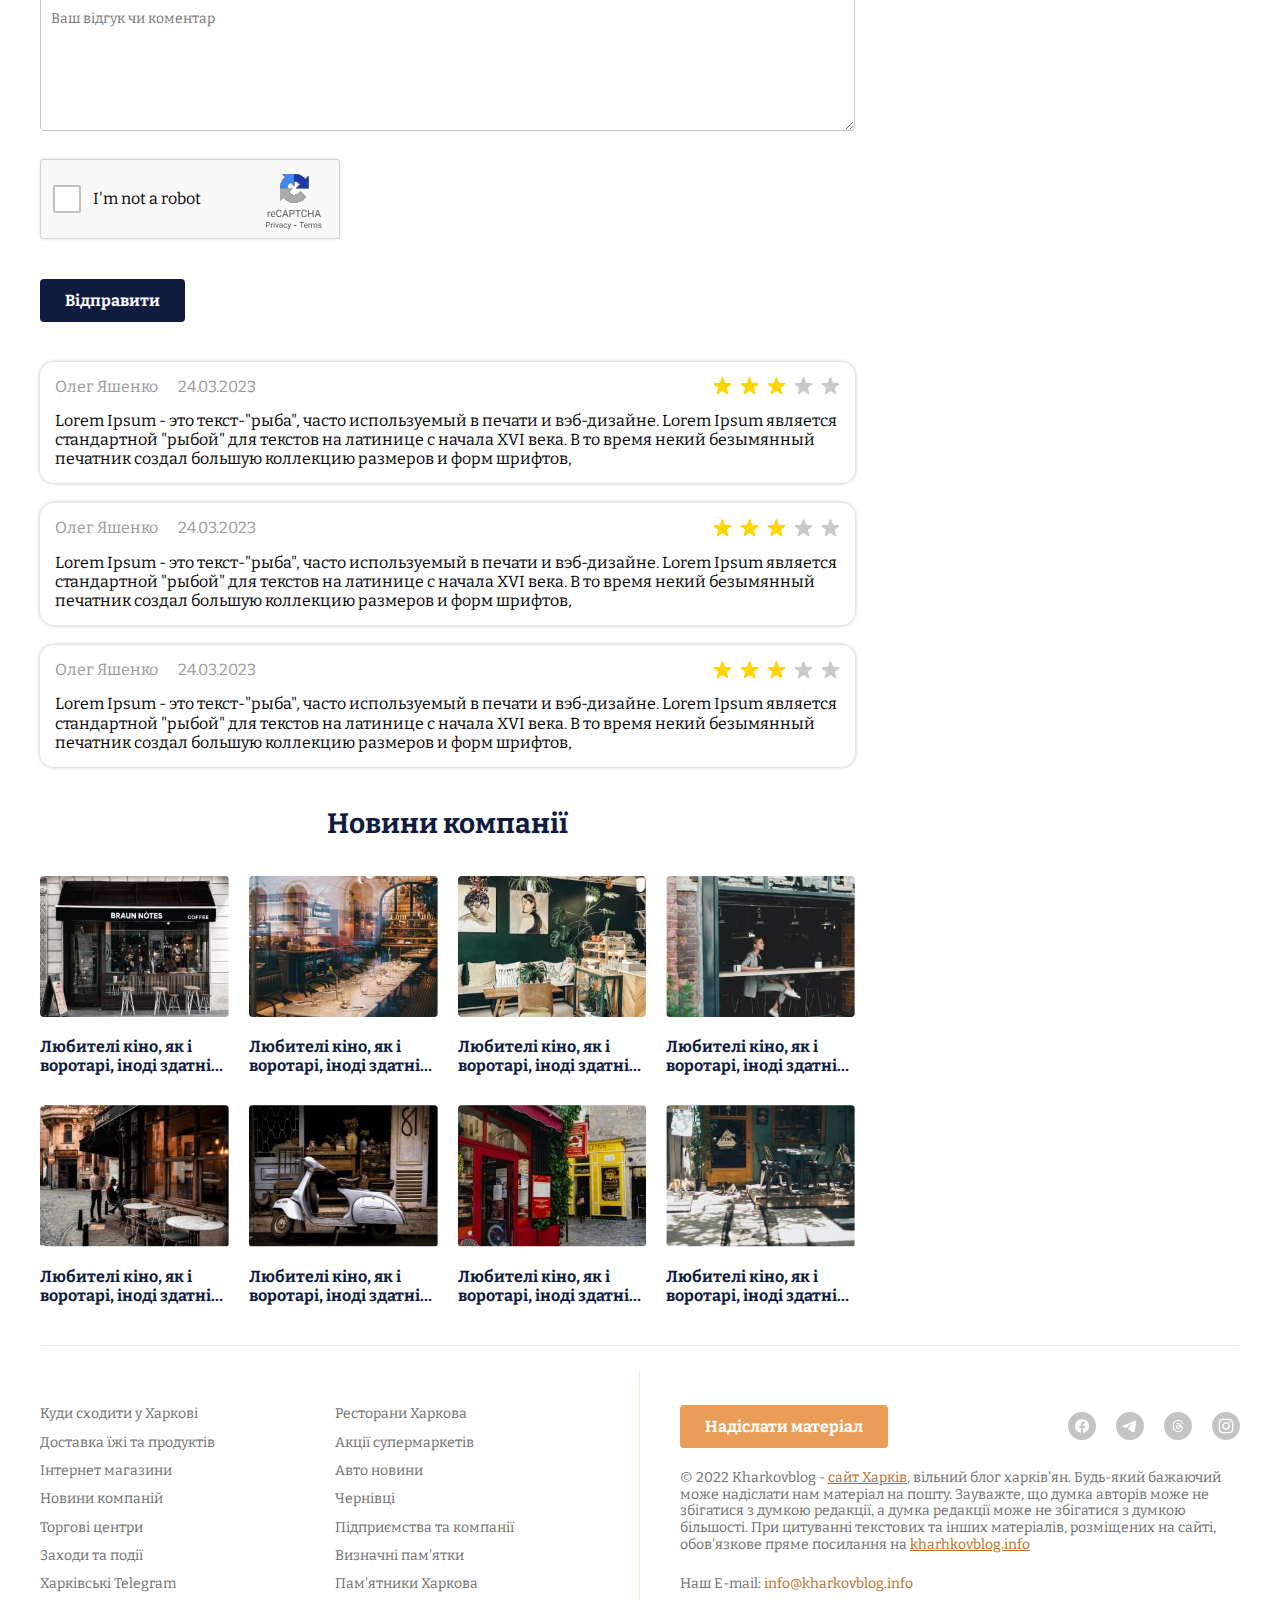
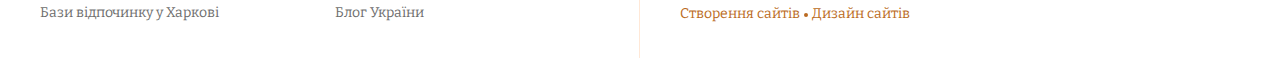
<file: product.html>
<!DOCTYPE html>
<html lang="en">

<head>
	<title>KFC</title>
	<meta charset="UTF-8">
	<meta name="format-detection" content="telephone=no">
	<!-- <style>body{opacity: 0;}</style> -->
	<link rel="stylesheet" href="css/style.min.css?_v=20230919134314">
	<link rel="shortcut icon" href="favicon.ico">
	<!-- <meta name="robots" content="noindex, nofollow"> -->
	<meta name="viewport" content="width=device-width, initial-scale=1.0, maximum-scale=1.0, user-scalable=0">
</head>

<body>
	<div class="wrapper">
		<header class="header">
			<div class="_container">
				<div class="icon-menu">
					<span></span>
				</div>

				<a href="index.html" class="header__logo">
					<img src="img/logo.svg" alt="Fansipan"> Fansipan
				</a>

				<nav class="header__menu">
					<a href="catalog.html" class="header__menu-link">Каталог</a>
					<a href="news.html" class="header__menu-link">Кухні</a>
					<a href="post-article.html" class="header__menu-link">Відгуки</a>
					<a href="#" class="header__menu-link">Марки</a>
					<a href="#" class="header__menu-link">Міста</a>
					<a href="#" class="header__menu-link">Про проєкт</a>
					<a href="#" class="header__menu-link">Контакти</a>
				</nav>
			</div>
		</header>

		<div class="menu">
			<div class="menu__content">
				<nav class="menu__body">
					<a href="catalog.html" class="menu__link">Каталог</a>
					<a href="news.html" class="menu__link">Кухні</a>
					<a href="post-article.html" class="menu__link">Відгуки</a>
					<a href="#" class="menu__link">Марки</a>
					<a href="#" class="menu__link">Міста</a>
					<a href="#" class="menu__link">Про проєкт</a>
					<a href="#" class="menu__link">Контакти</a>
				</nav>

				<div class="menu__socials">
					<a href="#" class="menu__social">
						<img src="img/icon/main-facebook.svg" alt="">
					</a>
					<a href="#" class="menu__social">
						<img src="img/icon/main-telegram.svg" alt="">
					</a>
					<a href="#" class="menu__social">
						<img src="img/icon/main-twitter.svg" alt="">
					</a>
					<a href="#" class="menu__social">
						<img src="img/icon/main-instagram.svg" alt="">
					</a>
				</div>

				<div class="menu__footer">
					Наш E-mail:
					<a href="#">info@kharkovblog.info</a>
				</div>
			</div>
		</div>
		<main class="page">
			<div class="breadcrumbs">
				<div class="_container">
					<ul class="breadcrumbs__list">
						<li><a href="index.html" class="breadcrumbs__item link">Головна</a></li>
						<li><a href="catalog.html" class="breadcrumbs__item link">Каталог</a></li>
						<li class="breadcrumbs__item">KFC</li>
					</ul>
				</div>
			</div>

			<div class="product">
				<div class="_container">
					<div class="product__main">
						<div class="product__info">
							<div class="product__info-title">Кафе “Під дубком” чтоб было название...</div>

							<div class="product__info-body">
								<div class="product__info-column">
									<div class="product__info-image">
										<img src="img/brand/brand03.png" alt="">
									</div>
									<a href="#" class="product__info-button button">Дивитись меню</a>
								</div>

								<div class="product__info-content">
									<div class="product__info-content-top">
										<div class="product__info-rate rate5">
											<svg width="19" height="18" viewBox="0 0 19 18" fill="none" xmlns="http://www.w3.org/2000/svg">
												<path d="M8.54894 0.927051C8.8483 0.00574017 10.1517 0.00573993 10.4511 0.927051L11.8574 5.25532C11.9913 5.66734 12.3752 5.9463 12.8085 5.9463H17.3595C18.3282 5.9463 18.731 7.18592 17.9473 7.75532L14.2654 10.4303C13.9149 10.685 13.7683 11.1364 13.9021 11.5484L15.3085 15.8766C15.6078 16.798 14.5533 17.5641 13.7696 16.9947L10.0878 14.3197C9.7373 14.065 9.2627 14.065 8.91221 14.3197L5.23037 16.9947C4.44665 17.5641 3.39217 16.798 3.69153 15.8766L5.09787 11.5484C5.23174 11.1364 5.08508 10.685 4.7346 10.4303L1.05275 7.75532C0.269035 7.18592 0.67181 5.9463 1.64053 5.9463H6.19155C6.62477 5.9463 7.00873 5.66734 7.1426 5.25532L8.54894 0.927051Z" />
											</svg>
											<svg width="19" height="18" viewBox="0 0 19 18" fill="none" xmlns="http://www.w3.org/2000/svg">
												<path d="M8.54894 0.927051C8.8483 0.00574017 10.1517 0.00573993 10.4511 0.927051L11.8574 5.25532C11.9913 5.66734 12.3752 5.9463 12.8085 5.9463H17.3595C18.3282 5.9463 18.731 7.18592 17.9473 7.75532L14.2654 10.4303C13.9149 10.685 13.7683 11.1364 13.9021 11.5484L15.3085 15.8766C15.6078 16.798 14.5533 17.5641 13.7696 16.9947L10.0878 14.3197C9.7373 14.065 9.2627 14.065 8.91221 14.3197L5.23037 16.9947C4.44665 17.5641 3.39217 16.798 3.69153 15.8766L5.09787 11.5484C5.23174 11.1364 5.08508 10.685 4.7346 10.4303L1.05275 7.75532C0.269035 7.18592 0.67181 5.9463 1.64053 5.9463H6.19155C6.62477 5.9463 7.00873 5.66734 7.1426 5.25532L8.54894 0.927051Z" />
											</svg>
											<svg width="19" height="18" viewBox="0 0 19 18" fill="none" xmlns="http://www.w3.org/2000/svg">
												<path d="M8.54894 0.927051C8.8483 0.00574017 10.1517 0.00573993 10.4511 0.927051L11.8574 5.25532C11.9913 5.66734 12.3752 5.9463 12.8085 5.9463H17.3595C18.3282 5.9463 18.731 7.18592 17.9473 7.75532L14.2654 10.4303C13.9149 10.685 13.7683 11.1364 13.9021 11.5484L15.3085 15.8766C15.6078 16.798 14.5533 17.5641 13.7696 16.9947L10.0878 14.3197C9.7373 14.065 9.2627 14.065 8.91221 14.3197L5.23037 16.9947C4.44665 17.5641 3.39217 16.798 3.69153 15.8766L5.09787 11.5484C5.23174 11.1364 5.08508 10.685 4.7346 10.4303L1.05275 7.75532C0.269035 7.18592 0.67181 5.9463 1.64053 5.9463H6.19155C6.62477 5.9463 7.00873 5.66734 7.1426 5.25532L8.54894 0.927051Z" />
											</svg>
											<svg width="19" height="18" viewBox="0 0 19 18" fill="none" xmlns="http://www.w3.org/2000/svg">
												<path d="M8.54894 0.927051C8.8483 0.00574017 10.1517 0.00573993 10.4511 0.927051L11.8574 5.25532C11.9913 5.66734 12.3752 5.9463 12.8085 5.9463H17.3595C18.3282 5.9463 18.731 7.18592 17.9473 7.75532L14.2654 10.4303C13.9149 10.685 13.7683 11.1364 13.9021 11.5484L15.3085 15.8766C15.6078 16.798 14.5533 17.5641 13.7696 16.9947L10.0878 14.3197C9.7373 14.065 9.2627 14.065 8.91221 14.3197L5.23037 16.9947C4.44665 17.5641 3.39217 16.798 3.69153 15.8766L5.09787 11.5484C5.23174 11.1364 5.08508 10.685 4.7346 10.4303L1.05275 7.75532C0.269035 7.18592 0.67181 5.9463 1.64053 5.9463H6.19155C6.62477 5.9463 7.00873 5.66734 7.1426 5.25532L8.54894 0.927051Z" />
											</svg>
											<svg width="19" height="18" viewBox="0 0 19 18" fill="none" xmlns="http://www.w3.org/2000/svg">
												<path d="M8.54894 0.927051C8.8483 0.00574017 10.1517 0.00573993 10.4511 0.927051L11.8574 5.25532C11.9913 5.66734 12.3752 5.9463 12.8085 5.9463H17.3595C18.3282 5.9463 18.731 7.18592 17.9473 7.75532L14.2654 10.4303C13.9149 10.685 13.7683 11.1364 13.9021 11.5484L15.3085 15.8766C15.6078 16.798 14.5533 17.5641 13.7696 16.9947L10.0878 14.3197C9.7373 14.065 9.2627 14.065 8.91221 14.3197L5.23037 16.9947C4.44665 17.5641 3.39217 16.798 3.69153 15.8766L5.09787 11.5484C5.23174 11.1364 5.08508 10.685 4.7346 10.4303L1.05275 7.75532C0.269035 7.18592 0.67181 5.9463 1.64053 5.9463H6.19155C6.62477 5.9463 7.00873 5.66734 7.1426 5.25532L8.54894 0.927051Z" />
											</svg>
										</div>
										<a href="#" class="product__info-feedback">Відгуки</a>
									</div>

									<ul class="product__info-list">
										<li class="product__info-item">
											<img src="img/icon/world.svg" alt="" class="product__info-icon">
											<span class="product__info-context">Харків</span>
										</li>
										<li class="product__info-item">
											<img src="img/icon/marker.svg" alt="" class="product__info-icon">
											<span class="product__info-context">пр-т Науки, 223</span>
										</li>
										<li class="product__info-item">
											<img src="img/icon/time.svg" alt="" class="product__info-icon">
											<span class="product__info-context">Пн-Нед: 09:00-23:00</span>
										</li>
										<li class="product__info-item">
											<img src="img/icon/phone.svg" alt="" class="product__info-icon">
											<a href="#" class="product__info-context link">Телефон</a>
										</li>
										<li class="product__info-item">
											<img src="img/icon/telegram.svg" alt="" class="product__info-icon">
											<a href="#" class="product__info-context link">Телеграм</a>
										</li>
										<li class="product__info-item">
											<img src="img/icon/instagram.svg" alt="" class="product__info-icon">
											<a href="#" class="product__info-context link">Інстаграм</a>
										</li>
										<li class="product__info-item">
											<img src="img/icon/facebook.svg" alt="" class="product__info-icon">
											<a href="#" class="product__info-context link">Фейсбук</a>
										</li>
										<li class="product__info-item">
											<img src="img/icon/viber.svg" alt="" class="product__info-icon">
											<a href="#" class="product__info-context link">Вайбер</a>
										</li>
										<li class="product__info-item">
											<img src="img/icon/website.svg" alt="" class="product__info-icon">
											<a href="#" class="product__info-context link">Сайт</a>
										</li>
									</ul>
								</div>
							</div>
						</div>

						<div class="info">
							<h1>Cтатті на тему, скоріше SEO</h1>
							<p><a href="#">Lorem Ipsum</a> - це текст-"риба", що використовується в друкарстві та дизайні. Lorem Ipsum є, фактично, стандартною "рибою" аж з XVI сторіччя, коли невідомий друкар взяв шрифтову гранку та склав на ній підбірку зразків шрифтів. "Риба" не тільки успішно пережила п'ять століть, але й прижилася в електронному верстуванні, залишаючись по суті незмінною. Вона популяризувалась в 60-их роках минулого сторіччя завдяки виданню зразків шрифтів Letraset, які містили уривки з Lorem Ipsum, і вдруге - нещодавно завдяки програмам комп'ютерного верстування на кшталт Aldus Pagemaker, які використовували різні версії Lorem Ipsum.</p>
							<blockquote>Звідки він походить? На відміну від поширеної думки Lorem Ipsum не є випадковим набором літер. Він походить з уривку класичної латинської літератури 45 року до н.е., тобто має більш як 2000-річну історію.</blockquote>
							<p>верстуванні, залишаючись по суті незмінною. Вона популяризувалась в 60-их роках минулого сторіччя завдяки виданню зразків шрифтів Letraset, які містили уривки з Lorem Ipsum, і вдруге - нещодавно завдяки програмам комп'ютерного верстування на кшталт Aldus Pagemaker, які використовували різні версії Lorem Ipsum.</p>
							<ul>
								<li>Позиція у списку Letraset</li>
								<li>Позиція у списку Aldus Pagemaker</li>
								<li>Позиція Lorem Ipsum</li>
							</ul>
							<p>Lorem Ipsum, і вдруге - нещодавно завдяки програмам комп'ютерного верстування на кшталт Aldus Pagemaker, які використовували різні версії Lorem Ipsum.</p>
						</div>

						<div class="product__photos">
							<div class="product__photos-title section-title">Фотографії</div>

							<div data-gallery class="product__photos-body">
								<a href="img/foods/image01.jpg" class="product__photo">
									<img src="img/foods/image01.jpg" alt="">
								</a>
								<a href="img/foods/image02.jpg" class="product__photo">
									<img src="img/foods/image02.jpg" alt="">
								</a>
								<a href="img/foods/image03.jpg" class="product__photo">
									<img src="img/foods/image03.jpg" alt="">
								</a>
								<a href="img/foods/image04.jpg" class="product__photo">
									<img src="img/foods/image04.jpg" alt="">
								</a>
								<a href="img/foods/image05.jpg" class="product__photo">
									<img src="img/foods/image05.jpg" alt="">
								</a>
								<a href="img/foods/image06.jpg" class="product__photo">
									<img src="img/foods/image06.jpg" alt="">
								</a>
							</div>
						</div>

						<div class="form-feedback">
							<div class="form-feedback__title section-title">Залишити відгук</div>

							<div class="form-feedback__rate">
								<div class="form-feedback__rate-text">Ваша оцінка</div>
								<div class="form-feedback__rate-stars">
									<span class="form-feedback__rate-star">
										<svg width="19" height="18" viewBox="0 0 19 18" fill="none" xmlns="http://www.w3.org/2000/svg">
											<path d="M8.54894 0.927051C8.8483 0.00574017 10.1517 0.00573993 10.4511 0.927051L11.8574 5.25532C11.9913 5.66734 12.3752 5.9463 12.8085 5.9463H17.3595C18.3282 5.9463 18.731 7.18592 17.9473 7.75532L14.2654 10.4303C13.9149 10.685 13.7683 11.1364 13.9021 11.5484L15.3085 15.8766C15.6078 16.798 14.5533 17.5641 13.7696 16.9947L10.0878 14.3197C9.7373 14.065 9.2627 14.065 8.91221 14.3197L5.23037 16.9947C4.44665 17.5641 3.39217 16.798 3.69153 15.8766L5.09787 11.5484C5.23174 11.1364 5.08508 10.685 4.7346 10.4303L1.05275 7.75532C0.269035 7.18592 0.67181 5.9463 1.64053 5.9463H6.19155C6.62477 5.9463 7.00873 5.66734 7.1426 5.25532L8.54894 0.927051Z" />
										</svg>
									</span>
									<span class="form-feedback__rate-star">
										<svg width="19" height="18" viewBox="0 0 19 18" fill="none" xmlns="http://www.w3.org/2000/svg">
											<path d="M8.54894 0.927051C8.8483 0.00574017 10.1517 0.00573993 10.4511 0.927051L11.8574 5.25532C11.9913 5.66734 12.3752 5.9463 12.8085 5.9463H17.3595C18.3282 5.9463 18.731 7.18592 17.9473 7.75532L14.2654 10.4303C13.9149 10.685 13.7683 11.1364 13.9021 11.5484L15.3085 15.8766C15.6078 16.798 14.5533 17.5641 13.7696 16.9947L10.0878 14.3197C9.7373 14.065 9.2627 14.065 8.91221 14.3197L5.23037 16.9947C4.44665 17.5641 3.39217 16.798 3.69153 15.8766L5.09787 11.5484C5.23174 11.1364 5.08508 10.685 4.7346 10.4303L1.05275 7.75532C0.269035 7.18592 0.67181 5.9463 1.64053 5.9463H6.19155C6.62477 5.9463 7.00873 5.66734 7.1426 5.25532L8.54894 0.927051Z" />
										</svg>
									</span>
									<span class="form-feedback__rate-star">
										<svg width="19" height="18" viewBox="0 0 19 18" fill="none" xmlns="http://www.w3.org/2000/svg">
											<path d="M8.54894 0.927051C8.8483 0.00574017 10.1517 0.00573993 10.4511 0.927051L11.8574 5.25532C11.9913 5.66734 12.3752 5.9463 12.8085 5.9463H17.3595C18.3282 5.9463 18.731 7.18592 17.9473 7.75532L14.2654 10.4303C13.9149 10.685 13.7683 11.1364 13.9021 11.5484L15.3085 15.8766C15.6078 16.798 14.5533 17.5641 13.7696 16.9947L10.0878 14.3197C9.7373 14.065 9.2627 14.065 8.91221 14.3197L5.23037 16.9947C4.44665 17.5641 3.39217 16.798 3.69153 15.8766L5.09787 11.5484C5.23174 11.1364 5.08508 10.685 4.7346 10.4303L1.05275 7.75532C0.269035 7.18592 0.67181 5.9463 1.64053 5.9463H6.19155C6.62477 5.9463 7.00873 5.66734 7.1426 5.25532L8.54894 0.927051Z" />
										</svg>
									</span>
									<span class="form-feedback__rate-star">
										<svg width="19" height="18" viewBox="0 0 19 18" fill="none" xmlns="http://www.w3.org/2000/svg">
											<path d="M8.54894 0.927051C8.8483 0.00574017 10.1517 0.00573993 10.4511 0.927051L11.8574 5.25532C11.9913 5.66734 12.3752 5.9463 12.8085 5.9463H17.3595C18.3282 5.9463 18.731 7.18592 17.9473 7.75532L14.2654 10.4303C13.9149 10.685 13.7683 11.1364 13.9021 11.5484L15.3085 15.8766C15.6078 16.798 14.5533 17.5641 13.7696 16.9947L10.0878 14.3197C9.7373 14.065 9.2627 14.065 8.91221 14.3197L5.23037 16.9947C4.44665 17.5641 3.39217 16.798 3.69153 15.8766L5.09787 11.5484C5.23174 11.1364 5.08508 10.685 4.7346 10.4303L1.05275 7.75532C0.269035 7.18592 0.67181 5.9463 1.64053 5.9463H6.19155C6.62477 5.9463 7.00873 5.66734 7.1426 5.25532L8.54894 0.927051Z" />
										</svg>
									</span>
									<span class="form-feedback__rate-star">
										<svg width="19" height="18" viewBox="0 0 19 18" fill="none" xmlns="http://www.w3.org/2000/svg">
											<path d="M8.54894 0.927051C8.8483 0.00574017 10.1517 0.00573993 10.4511 0.927051L11.8574 5.25532C11.9913 5.66734 12.3752 5.9463 12.8085 5.9463H17.3595C18.3282 5.9463 18.731 7.18592 17.9473 7.75532L14.2654 10.4303C13.9149 10.685 13.7683 11.1364 13.9021 11.5484L15.3085 15.8766C15.6078 16.798 14.5533 17.5641 13.7696 16.9947L10.0878 14.3197C9.7373 14.065 9.2627 14.065 8.91221 14.3197L5.23037 16.9947C4.44665 17.5641 3.39217 16.798 3.69153 15.8766L5.09787 11.5484C5.23174 11.1364 5.08508 10.685 4.7346 10.4303L1.05275 7.75532C0.269035 7.18592 0.67181 5.9463 1.64053 5.9463H6.19155C6.62477 5.9463 7.00873 5.66734 7.1426 5.25532L8.54894 0.927051Z" />
										</svg>
									</span>
								</div>
							</div>

							<input type="text" name="name" placeholder="Ваше ім'я" class="form-feedback__input input">
							<textarea name="feedback" placeholder="Ваш відгук чи коментар" class="form-feedback__input input"></textarea>

							<div class="form-feedback__captcha">
								<label class="form-feedback__captcha-check">
									<input type="checkbox">
									<span class="checkmark"></span> I'm not a robot
								</label>
								<img src="img/recaptcha.svg" alt="" class="form-feedback__captcha-image">
							</div>

							<button class="form-feedback__button button dark">Відправити</button>
						</div>

						<div class="feedbacks">
							<div class="feedbacks__item">
								<div class="feedbacks__item-top">
									<div class="feedbacks__item-author">
										<div class="feedbacks__item-name">Олег Яшенко</div>
										<div class="feedbacks__item-date">24.03.2023</div>
									</div>

									<div class="feedbacks__item-rate">
										<img src="img/icon/yellow-star.svg" alt="">
										<img src="img/icon/yellow-star.svg" alt="">
										<img src="img/icon/yellow-star.svg" alt="">
										<img src="img/icon/grey-star.svg" alt="">
										<img src="img/icon/grey-star.svg" alt="">
									</div>
								</div>

								<div class="feedbacks__item-text">Lorem Ipsum - это текст-"рыба", часто используемый в печати и вэб-дизайне. Lorem Ipsum является стандартной "рыбой" для текстов на латинице с начала XVI века. В то время некий безымянный печатник создал большую коллекцию размеров и форм шрифтов, </div>
							</div>

							<div class="feedbacks__item">
								<div class="feedbacks__item-top">
									<div class="feedbacks__item-author">
										<div class="feedbacks__item-name">Олег Яшенко</div>
										<div class="feedbacks__item-date">24.03.2023</div>
									</div>

									<div class="feedbacks__item-rate">
										<img src="img/icon/yellow-star.svg" alt="">
										<img src="img/icon/yellow-star.svg" alt="">
										<img src="img/icon/yellow-star.svg" alt="">
										<img src="img/icon/grey-star.svg" alt="">
										<img src="img/icon/grey-star.svg" alt="">
									</div>
								</div>

								<div class="feedbacks__item-text">Lorem Ipsum - это текст-"рыба", часто используемый в печати и вэб-дизайне. Lorem Ipsum является стандартной "рыбой" для текстов на латинице с начала XVI века. В то время некий безымянный печатник создал большую коллекцию размеров и форм шрифтов, </div>
							</div>

							<div class="feedbacks__item">
								<div class="feedbacks__item-top">
									<div class="feedbacks__item-author">
										<div class="feedbacks__item-name">Олег Яшенко</div>
										<div class="feedbacks__item-date">24.03.2023</div>
									</div>

									<div class="feedbacks__item-rate">
										<img src="img/icon/yellow-star.svg" alt="">
										<img src="img/icon/yellow-star.svg" alt="">
										<img src="img/icon/yellow-star.svg" alt="">
										<img src="img/icon/grey-star.svg" alt="">
										<img src="img/icon/grey-star.svg" alt="">
									</div>
								</div>

								<div class="feedbacks__item-text">Lorem Ipsum - это текст-"рыба", часто используемый в печати и вэб-дизайне. Lorem Ipsum является стандартной "рыбой" для текстов на латинице с начала XVI века. В то время некий безымянный печатник создал большую коллекцию размеров и форм шрифтов, </div>
							</div>
						</div>

						<div class="product__news">
							<div class="news__title section-title">Новини компанії</div>

							<div class="news__body">
								<div class="news__item">
									<a href="article.html" class="news__item-image">
										<img src="img/photos/image05.jpg" alt="">
									</a>

									<a href="#" class="news__item-title">Любителі кіно, як і воротарі, іноді здатні пропускати, але не м'ячі, а хороше кіно.</a>
								</div>

								<div class="news__item">
									<a href="article.html" class="news__item-image">
										<img src="img/photos/image06.jpg" alt="">
									</a>

									<a href="#" class="news__item-title">Любителі кіно, як і воротарі, іноді здатні пропускати, але не м'ячі, а хороше кіно.</a>
								</div>

								<div class="news__item">
									<a href="article.html" class="news__item-image">
										<img src="img/photos/image07.jpg" alt="">
									</a>

									<a href="#" class="news__item-title">Любителі кіно, як і воротарі, іноді здатні пропускати, але не м'ячі, а хороше кіно.</a>
								</div>

								<div class="news__item">
									<a href="article.html" class="news__item-image">
										<img src="img/photos/image08.jpg" alt="">
									</a>

									<a href="#" class="news__item-title">Любителі кіно, як і воротарі, іноді здатні пропускати, але не м'ячі, а хороше кіно.</a>
								</div>

								<div class="news__item">
									<a href="article.html" class="news__item-image">
										<img src="img/photos/image09.jpg" alt="">
									</a>

									<a href="#" class="news__item-title">Любителі кіно, як і воротарі, іноді здатні пропускати, але не м'ячі, а хороше кіно.</a>
								</div>

								<div class="news__item">
									<a href="article.html" class="news__item-image">
										<img src="img/photos/image10.jpg" alt="">
									</a>

									<a href="#" class="news__item-title">Любителі кіно, як і воротарі, іноді здатні пропускати, але не м'ячі, а хороше кіно.</a>
								</div>

								<div class="news__item">
									<a href="article.html" class="news__item-image">
										<img src="img/photos/image11.jpg" alt="">
									</a>

									<a href="#" class="news__item-title">Любителі кіно, як і воротарі, іноді здатні пропускати, але не м'ячі, а хороше кіно.</a>
								</div>

								<div class="news__item">
									<a href="article.html" class="news__item-image">
										<img src="img/photos/image12.jpg" alt="">
									</a>

									<a href="#" class="news__item-title">Любителі кіно, як і воротарі, іноді здатні пропускати, але не м'ячі, а хороше кіно.</a>
								</div>
							</div>
						</div>
					</div>

					<div class="categories">
						<div class="categories__item">
							<div class="categories__item-title">Ресторани на кухні</div>
							<div class="categories__item-body">
								<a href="#" class="categories__item-link">В'єтнамська кухня,</a>
								<a href="#" class="categories__item-link">Італійська кухня,</a>
								<a href="#" class="categories__item-link">Азійська кухня,</a>
								<a href="#" class="categories__item-link">Грузинська кухня,</a>
								<a href="#" class="categories__item-link">Фастфут,</a>
							</div>
						</div>

						<div class="categories__item">
							<div class="categories__item-title">Ресторан за назвою</div>
							<div class="categories__item-body">
								<a href="#" class="categories__item-link">Audi,</a>
								<a href="#" class="categories__item-link">Chery,</a>
								<a href="#" class="categories__item-link">McDonalds,</a>
								<a href="#" class="categories__item-link">KFC,</a>
								<a href="#" class="categories__item-link">Chevrolet,</a>
								<a href="#" class="categories__item-link">Daewoo,</a>
								<a href="#" class="categories__item-link">Lexus,</a>
								<a href="#" class="categories__item-link">Mazda,</a>
							</div>
						</div>

						<div class="categories__item">
							<div class="categories__item-title">Ресторани по містах</div>
							<div class="categories__item-body">
								<a href="#" class="categories__item-link">Київ,</a>
								<a href="#" class="categories__item-link">Дніпро,</a>
								<a href="#" class="categories__item-link">Харків,</a>
								<a href="#" class="categories__item-link">Суми,</a>
								<a href="#" class="categories__item-link">Одеса,</a>
								<a href="#" class="categories__item-link">Луцьк,</a>
								<a href="#" class="categories__item-link">Чернігів,</a>
								<a href="#" class="categories__item-link">Івано-Франківськ,</a>
							</div>
						</div>
					</div>
				</div>
			</div>
		</main>
		<footer class="footer">
			<div class="_container">
				<div class="footer__body">
					<div class="footer__column left">
						<a href="#" class="footer__link">Куди сходити у Харкові</a>
						<a href="#" class="footer__link">Ресторани Харкова</a>
						<a href="#" class="footer__link">Доставка їжі та продуктів</a>
						<a href="#" class="footer__link">Акції супермаркетів</a>
						<a href="#" class="footer__link">Інтернет магазини</a>
						<a href="#" class="footer__link">Авто новини</a>
						<a href="#" class="footer__link">Новини компаній</a>
						<a href="#" class="footer__link">Чернівці</a>
						<a href="#" class="footer__link">Торгові центри</a>
						<a href="#" class="footer__link">Підприємства та компанії</a>
						<a href="#" class="footer__link">Заходи та події</a>
						<a href="#" class="footer__link">Визначні пам'ятки</a>
						<a href="#" class="footer__link">Харківські Telegram</a>
						<a href="#" class="footer__link">Пам'ятники Харкова</a>
						<a href="#" class="footer__link">Бази відпочинку у Харкові</a>
						<a href="#" class="footer__link">Блог України</a>
					</div>

					<div class="footer__column right">
						<div class="footer__control">
							<button class="footer__button button">Надіслати матеріал</button>

							<div class="footer__socials">
								<a href="#" class="footer__social">
									<svg width="28" height="28" viewBox="0 0 28 28" fill="none" xmlns="http://www.w3.org/2000/svg">
										<path fill-rule="evenodd" clip-rule="evenodd" d="M0 14C0 6.26801 6.26801 0 14 0C21.732 0 28 6.26801 28 14C28 21.732 21.732 28 14 28C6.26801 28 0 21.732 0 14ZM14 7C17.85 7 21 10.15 21 14C21 17.5 18.4625 20.475 14.9625 21V16.0125H16.625L16.975 14H15.05V12.6875C15.05 12.1625 15.3125 11.6375 16.1875 11.6375H17.0625V9.8875C17.0625 9.8875 16.275 9.7125 15.4875 9.7125C13.9125 9.7125 12.8625 10.675 12.8625 12.425V14H11.1125V16.0125H12.8625V20.9125C9.5375 20.3875 7 17.5 7 14C7 10.15 10.15 7 14 7Z" />
									</svg>
								</a>
								<a href="#" class="footer__social">
									<svg width="28" height="28" viewBox="0 0 28 28" fill="none" xmlns="http://www.w3.org/2000/svg">
										<path fill-rule="evenodd" clip-rule="evenodd" d="M14 28C6.26801 28 0 21.732 0 14C0 6.26801 6.26801 0 14 0C21.732 0 28 6.26801 28 14C28 21.732 21.732 28 14 28ZM14.6054 10.5065C13.3515 11.028 10.8455 12.1074 7.08743 13.7448C6.47717 13.9874 6.15749 14.2248 6.12839 14.457C6.07921 14.8493 6.5705 15.0038 7.23952 15.2142C7.33052 15.2428 7.42482 15.2724 7.52148 15.3038C8.17969 15.5178 9.0651 15.7681 9.52539 15.7781C9.94291 15.7871 10.4089 15.6149 10.9234 15.2617C14.4347 12.8914 16.2472 11.6934 16.361 11.6676C16.4413 11.6494 16.5526 11.6264 16.628 11.6934C16.7033 11.7604 16.6959 11.8873 16.6879 11.9214C16.6393 12.1288 14.7108 13.9218 13.7128 14.8496C13.4016 15.1389 13.1809 15.344 13.1358 15.3909C13.0348 15.4959 12.9318 15.5952 12.8328 15.6906C12.2213 16.2801 11.7627 16.7221 12.8581 17.444C13.3846 17.7909 13.8058 18.0778 14.2261 18.364C14.685 18.6765 15.1428 18.9883 15.7351 19.3765C15.886 19.4754 16.0301 19.5782 16.1704 19.6782C16.7046 20.059 17.1844 20.4011 17.7772 20.3465C18.1217 20.3148 18.4775 19.9909 18.6582 19.0249C19.0853 16.7418 19.9248 11.7951 20.1188 9.75666C20.1358 9.57806 20.1144 9.3495 20.0972 9.24917C20.08 9.14883 20.0442 9.00588 19.9137 8.90005C19.7593 8.77472 19.5208 8.74829 19.4142 8.75008C18.9293 8.75871 18.1854 9.01738 14.6054 10.5065Z" />
									</svg>
								</a>
								<a href="#" class="footer__social">
									<svg width="28" height="28" viewBox="0 0 28 28" fill="none" xmlns="http://www.w3.org/2000/svg">
										<path fill-rule="evenodd" clip-rule="evenodd" d="M14 0C6.26801 0 0 6.26801 0 14C0 21.732 6.26801 28 14 28C21.732 28 28 21.732 28 14C28 6.26801 21.732 0 14 0ZM16.7605 13.4797C16.8146 13.503 16.8679 13.5273 16.9205 13.5526C17.6636 13.9104 18.207 14.4522 18.492 15.1192C18.8893 16.0493 18.9256 17.5644 17.7202 18.7731C16.7989 19.697 15.6805 20.114 14.0939 20.125H14.0868C12.3021 20.1126 10.9298 19.5098 10.0079 18.3335C9.18745 17.2867 8.76426 15.8301 8.75004 14.0043L8.75 14L8.75004 13.9957C8.76426 12.1699 9.18745 10.7133 10.0079 9.66652C10.9298 8.49017 12.3021 7.88741 14.0868 7.875H14.0939C15.8822 7.88745 17.2701 8.48793 18.219 9.6598C18.6873 10.238 19.0313 10.9351 19.25 11.7441L18.2236 12.019C18.0432 11.3617 17.7696 10.798 17.4066 10.3498C16.6664 9.43569 15.5507 8.96674 14.0903 8.95584C12.6405 8.96665 11.5439 9.43336 10.831 10.343C10.1634 11.1949 9.81839 12.4252 9.80552 14C9.81839 15.5748 10.1634 16.8051 10.831 17.6569C11.5439 18.5666 12.6405 19.0333 14.0904 19.0441C15.3974 19.0345 16.2623 18.7224 16.9818 18.0009C17.803 17.1773 17.7877 16.1672 17.525 15.5524C17.3706 15.1908 17.0909 14.89 16.7135 14.6614C16.6216 15.349 16.4134 15.8947 16.0842 16.3158C15.6509 16.8703 15.0296 17.1735 14.2378 17.2171C13.6381 17.25 13.0612 17.1048 12.6132 16.808C12.0834 16.4569 11.7733 15.9194 11.7401 15.2947C11.6747 14.063 12.6481 13.1767 14.1623 13.0891C14.6998 13.0582 15.2026 13.0826 15.6675 13.1619C15.6058 12.783 15.4811 12.4827 15.2948 12.2655C15.0387 11.967 14.643 11.814 14.1186 11.8107L14.104 11.8106C13.683 11.8106 13.1113 11.9289 12.7471 12.4836L11.8712 11.8805C12.3588 11.1379 13.151 10.7298 14.1036 10.7298L14.1252 10.7298C15.7178 10.74 16.6663 11.7375 16.7605 13.4797ZM12.794 15.236C12.828 15.8764 13.5174 16.1753 14.1811 16.1378C14.8308 16.102 15.5683 15.8461 15.694 14.2701C15.3569 14.1961 14.9862 14.1575 14.5898 14.1575C14.4694 14.1575 14.3467 14.161 14.2218 14.1682C13.1307 14.2313 12.7688 14.7612 12.794 15.236Z" />
									</svg>
								</a>
								<a href="#" class="footer__social">
									<svg width="28" height="28" viewBox="0 0 28 28" fill="none" xmlns="http://www.w3.org/2000/svg">
										<path d="M14 16.45C12.6875 16.45 11.55 15.4 11.55 14C11.55 12.6875 12.6 11.55 14 11.55C15.3125 11.55 16.45 12.6 16.45 14C16.45 15.3125 15.3125 16.45 14 16.45Z" />
										<path fill-rule="evenodd" clip-rule="evenodd" d="M16.975 8.05H11.025C10.325 8.1375 9.975 8.225 9.7125 8.3125C9.3625 8.4 9.1 8.575 8.8375 8.8375C8.62979 9.04521 8.53165 9.25292 8.41303 9.50399C8.38176 9.57016 8.34899 9.63952 8.3125 9.7125C8.29896 9.75311 8.28333 9.79581 8.26658 9.84158C8.17504 10.0917 8.05 10.4333 8.05 11.025V16.975C8.1375 17.675 8.225 18.025 8.3125 18.2875C8.4 18.6375 8.575 18.9 8.8375 19.1625C9.04521 19.3702 9.25293 19.4684 9.50399 19.587C9.57022 19.6183 9.63945 19.651 9.7125 19.6875C9.75311 19.701 9.79581 19.7167 9.84158 19.7334C10.0917 19.825 10.4333 19.95 11.025 19.95H16.975C17.675 19.8625 18.025 19.775 18.2875 19.6875C18.6375 19.6 18.9 19.425 19.1625 19.1625C19.3702 18.9548 19.4684 18.7471 19.587 18.496C19.6183 18.4298 19.651 18.3605 19.6875 18.2875C19.701 18.2469 19.7167 18.2042 19.7334 18.1584C19.825 17.9083 19.95 17.5667 19.95 16.975V11.025C19.8625 10.325 19.775 9.975 19.6875 9.7125C19.6 9.3625 19.425 9.1 19.1625 8.8375C18.9548 8.62978 18.7471 8.53164 18.496 8.41302C18.4299 8.38178 18.3604 8.34896 18.2875 8.3125C18.2469 8.29896 18.2042 8.28333 18.1584 8.26658C17.9083 8.17504 17.5667 8.05 16.975 8.05ZM14 10.2375C11.9 10.2375 10.2375 11.9 10.2375 14C10.2375 16.1 11.9 17.7625 14 17.7625C16.1 17.7625 17.7625 16.1 17.7625 14C17.7625 11.9 16.1 10.2375 14 10.2375ZM18.725 10.15C18.725 10.6332 18.3332 11.025 17.85 11.025C17.3668 11.025 16.975 10.6332 16.975 10.15C16.975 9.66675 17.3668 9.275 17.85 9.275C18.3332 9.275 18.725 9.66675 18.725 10.15Z" />
										<path fill-rule="evenodd" clip-rule="evenodd" d="M0 14C0 6.26801 6.26801 0 14 0C21.732 0 28 6.26801 28 14C28 21.732 21.732 28 14 28C6.26801 28 0 21.732 0 14ZM11.025 6.7375H16.975C17.7625 6.825 18.2875 6.9125 18.725 7.0875C19.25 7.35 19.6 7.525 20.0375 7.9625C20.475 8.4 20.7375 8.8375 20.9125 9.275C21.0875 9.7125 21.2625 10.2375 21.2625 11.025V16.975C21.175 17.7625 21.0875 18.2875 20.9125 18.725C20.65 19.25 20.475 19.6 20.0375 20.0375C19.6 20.475 19.1625 20.7375 18.725 20.9125C18.2875 21.0875 17.7625 21.2625 16.975 21.2625H11.025C10.2375 21.175 9.7125 21.0875 9.275 20.9125C8.75 20.65 8.4 20.475 7.9625 20.0375C7.525 19.6 7.2625 19.1625 7.0875 18.725C6.9125 18.2875 6.7375 17.7625 6.7375 16.975V11.025C6.825 10.2375 6.9125 9.7125 7.0875 9.275C7.35 8.75 7.525 8.4 7.9625 7.9625C8.4 7.525 8.8375 7.2625 9.275 7.0875C9.7125 6.9125 10.2375 6.7375 11.025 6.7375Z" />
									</svg>
								</a>
							</div>
						</div>

						<div class="footer__info">© 2022 Kharkovblog - <a href="#">сайт Харків</a>, вільний блог харків'ян. Будь-який бажаючий може надіслати нам матеріал на пошту. Зауважте, що думка авторів може не збігатися з думкою редакції, а думка редакції може не збігатися з думкою більшості. При цитуванні текстових та інших матеріалів, розміщених на сайті, обов'язкове пряме посилання на <a href="#">kharhkovblog.info</a></div>

						<div class="footer__email">Наш E-mail: <a href="mailto:info@kharkovblog.info">info@kharkovblog.info</a></div>

						<div class="footer__author">
							<a href="#">Створення сайтів</a>
							<a href="#">Дизайн сайтів</a>
						</div>
					</div>
				</div>
			</div>
		</footer>
	</div>
	<script src="js/app.min.js?_v=20230919134314"></script>
</body>

</html>
</file>
<file: css/style.min.css>
@font-face{font-family:Bitter;font-display:swap;src:url(../fonts/Bitter-Regular.woff2) format("woff2"),url(../fonts/Bitter-Regular.woff) format("woff");font-weight:400;font-style:normal}@font-face{font-family:Bitter;font-display:swap;src:url(../fonts/Bitter-Bold.woff2) format("woff2"),url(../fonts/Bitter-Bold.woff) format("woff");font-weight:700;font-style:normal}*{padding:0;margin:0;border:0}*,:after,:before{-webkit-box-sizing:border-box;box-sizing:border-box}body,html{height:100%;min-width:320px}body{color:#000;line-height:1;font-family:Bitter;font-size:1rem;-ms-text-size-adjust:100%;-moz-text-size-adjust:100%;-webkit-text-size-adjust:100%;-webkit-font-smoothing:antialiased;-moz-osx-font-smoothing:grayscale}button,input,textarea{font-family:Bitter;font-size:inherit}button{cursor:pointer;color:inherit;background-color:transparent}a{color:inherit;text-decoration:none}ul li{list-style:none}img{vertical-align:top}h1,h2,h3,h4,h5,h6{font-weight:inherit;font-size:inherit}.lock body{overflow:hidden;-ms-touch-action:none;touch-action:none;-ms-scroll-chaining:none;overscroll-behavior:none}.wrapper{min-height:100%;display:-webkit-box;display:-ms-flexbox;display:flex;-webkit-box-orient:vertical;-webkit-box-direction:normal;-ms-flex-direction:column;flex-direction:column;overflow:hidden}@supports (overflow:clip){.wrapper{overflow:clip}}.wrapper>main{-webkit-box-flex:1;-ms-flex:1 1 auto;flex:1 1 auto}.wrapper>*{min-width:0}.page{margin-top:100px}._container{padding:0 20px}.button{display:inline-block;height:43px;padding:0 10px;font-weight:700;line-height:43px;text-align:center;color:#fff;background-color:#ea9d56;border-radius:4px;-webkit-transition:all .5s ease;transition:all .5s ease}.button.dark{background-color:#040404}.section-title{font-size:24px;font-weight:700;line-height:120%;text-align:center;color:#111b40}.input{display:inline-block;padding:14px 10px;font-size:14px;line-height:120%;border:1px solid #c5c5c5;border-radius:4px;-webkit-transition:all .5s ease;transition:all .5s ease}.header{position:fixed;z-index:20;top:0;left:0;padding:42px 0 15px;height:100px;width:100%;background-color:#fff}.header ._container{position:relative;display:-webkit-box;display:-ms-flexbox;display:flex;-webkit-box-pack:center;-ms-flex-pack:center;justify-content:center}.header__logo{display:-webkit-box;display:-ms-flexbox;display:flex;-webkit-box-pack:center;-ms-flex-pack:center;justify-content:center;-webkit-box-align:center;-ms-flex-align:center;align-items:center;gap:6px;font-size:24px}.header__logo img{height:43px}.header__menu{display:none}.menu{position:fixed;z-index:15;top:0;left:-150%;width:100vw;height:100vh;padding-top:100px;background-color:#fff;-webkit-transition:all .5s ease;transition:all .5s ease}.menu-open .menu{left:0}.menu__content{padding:30px 20px 50px;width:100%;height:100%;overflow-y:auto}.menu__body{margin-bottom:55px;display:-webkit-box;display:-ms-flexbox;display:flex;-webkit-box-orient:vertical;-webkit-box-direction:normal;-ms-flex-direction:column;flex-direction:column;gap:30px}.menu__link{font-size:30px;font-weight:700;line-height:115%;color:#111b40}.menu__socials{margin-bottom:55px;display:-webkit-box;display:-ms-flexbox;display:flex;-webkit-box-pack:center;-ms-flex-pack:center;justify-content:center;gap:32px}.menu__social{width:28px;height:28px}.menu__social img{width:100%;height:100%}.menu__footer{display:-webkit-box;display:-ms-flexbox;display:flex;-webkit-box-pack:center;-ms-flex-pack:center;justify-content:center;gap:5px;font-size:14px;color:#6d6d6d}.menu__footer a{color:#ba6a21}.icon-menu{position:absolute;left:20px;top:calc(50% - 12px);width:26px;height:22px}.icon-menu span,.icon-menu::after,.icon-menu::before{content:"";position:absolute;height:3px;background-color:#000;border-radius:3px;-webkit-transition:all .5s ease 0s;transition:all .5s ease 0s}.icon-menu::before{top:0;left:0;width:17px}.icon-menu::after{bottom:0;right:0;width:17px}.icon-menu span{top:calc(50% - 1.5px);width:100%}.menu-open .icon-menu span{width:0}.menu-open .icon-menu::before{top:calc(50% - 1.5px);width:100%;-webkit-transform:rotate(-45deg);-ms-transform:rotate(-45deg);transform:rotate(-45deg)}.menu-open .icon-menu::after{bottom:calc(50% - 1.5px);width:100%;-webkit-transform:rotate(45deg);-ms-transform:rotate(45deg);transform:rotate(45deg)}.footer__body{padding:40px 0;display:-webkit-box;display:-ms-flexbox;display:flex;-webkit-box-orient:vertical;-webkit-box-direction:normal;-ms-flex-direction:column;flex-direction:column;gap:35px;border-top:1px solid #ffe8d7}.footer__column.left{padding-bottom:35px;display:-webkit-box;display:-ms-flexbox;display:flex;-ms-flex-wrap:wrap;flex-wrap:wrap;-webkit-box-pack:center;-ms-flex-pack:center;justify-content:center;gap:8px 16px;border-bottom:1px solid #ffe8d7}.footer__link{font-size:14px;line-height:120%;color:#6d6d6d;-webkit-transition:color .5s ease;transition:color .5s ease}.footer__control{margin-bottom:22px;display:-webkit-box;display:-ms-flexbox;display:flex;-webkit-box-orient:vertical;-webkit-box-direction:normal;-ms-flex-direction:column;flex-direction:column;-webkit-box-align:center;-ms-flex-align:center;align-items:center;gap:22px}.footer__button{padding:0 25px}.footer__socials{display:-webkit-box;display:-ms-flexbox;display:flex;-webkit-box-pack:center;-ms-flex-pack:center;justify-content:center;gap:32px}.footer__social{width:28px;height:28px}.footer__social svg{fill:#c4c4c4;-webkit-transition:all .5s ease;transition:all .5s ease}.footer__info{margin-bottom:22px;font-size:14px;text-align:center;line-height:120%;color:#6d6d6d}.footer__info a{text-decoration:underline;color:#ba6a21;-webkit-transition:color .5s ease;transition:color .5s ease}.footer__email{margin-bottom:14px;font-size:14px;text-align:center;line-height:120%;color:#6d6d6d}.footer__email a{color:#ba6a21;-webkit-transition:color .5s ease;transition:color .5s ease}.footer__author{display:-webkit-box;display:-ms-flexbox;display:flex;-webkit-box-pack:center;-ms-flex-pack:center;justify-content:center}.footer__author a{position:relative;padding:0 6px;font-size:14px;line-height:120%;color:#ba6a21;-webkit-transition:color .5s ease;transition:color .5s ease}.footer__author a::after{content:"";position:absolute;right:-2px;top:calc(50% - 2px);display:block;width:4px;height:4px;background-color:#ba6a21;border-radius:50%}.footer__author a:last-child::after{display:none}.main{position:relative;padding:65px 0 150px;text-align:center;background:url(../img/main.jpg) center/cover no-repeat}.main::after{content:"";position:absolute;z-index:2;top:0;left:0;width:100%;height:100%;background-color:rgba(0,0,0,.5)}.main__title{position:relative;z-index:3;margin-bottom:100px;font-size:50px;font-weight:700;line-height:120%;color:#fff}.main__button{position:relative;z-index:3;width:100%;max-width:310px}.catalog{padding:20px 0}.catalog .main-page{background-color:#eee}.catalog__title{margin-bottom:25px}.catalog__body{display:-webkit-box;display:-ms-flexbox;display:flex;-ms-flex-wrap:wrap;flex-wrap:wrap;gap:20px}.catalog__item{-webkit-box-flex:0;-ms-flex:0 0 100%;flex:0 0 100%}.item-catalog{position:relative;display:-webkit-box;display:-ms-flexbox;display:flex;-webkit-box-orient:vertical;-webkit-box-direction:normal;-ms-flex-direction:column;flex-direction:column}.item-catalog.active .item-catalog__wrapper{position:absolute;z-index:3;top:0;left:0}.item-catalog.active .item-catalog__item.item-info{display:-webkit-box;display:-ms-flexbox;display:flex}.item-catalog__wrapper{-webkit-box-flex:1;-ms-flex:1 1 auto;flex:1 1 auto;display:-webkit-box;display:-ms-flexbox;display:flex;-webkit-box-orient:vertical;-webkit-box-direction:normal;-ms-flex-direction:column;flex-direction:column;width:100%;padding:15px 15px 25px;background-color:#fff;border-radius:14px;-webkit-box-shadow:0 0 4px rgba(0,0,0,.25);box-shadow:0 0 4px rgba(0,0,0,.25)}.item-catalog__category{-ms-flex-item-align:end;align-self:flex-end;margin-bottom:10px;padding:6px 11px;font-size:12px;line-height:120%;color:#040404;border:1px solid #dbdbdb;border-radius:4px}.item-catalog__image{margin-bottom:30px;display:-webkit-box;display:-ms-flexbox;display:flex;-webkit-box-pack:center;-ms-flex-pack:center;justify-content:center;-webkit-box-align:center;-ms-flex-align:center;align-items:center;height:140px}.item-catalog__image img{max-width:100%;max-height:100%}.item-catalog__title{-webkit-box-flex:1;-ms-flex:1 1 auto;flex:1 1 auto;margin-bottom:15px;font-size:20px;font-weight:700;line-height:120%;text-align:center;color:#111b40;-webkit-transition:color .5s ease;transition:color .5s ease}.item-catalog__list{margin-bottom:15px;display:-webkit-box;display:-ms-flexbox;display:flex;-webkit-box-orient:vertical;-webkit-box-direction:normal;-ms-flex-direction:column;flex-direction:column;gap:6px}.item-catalog__item{display:-webkit-box;display:-ms-flexbox;display:flex;-webkit-box-align:center;-ms-flex-align:center;align-items:center;gap:6px}.item-catalog__item.item-info{display:none}.item-catalog__item-icon{width:24px;height:24px}.item-catalog__item-context{font-size:16px;line-height:120%}.item-catalog__item-context.link{-webkit-transition:color .5s ease;transition:color .5s ease}.item-catalog__feedback{margin-bottom:25px;display:-webkit-box;display:-ms-flexbox;display:flex;-webkit-box-pack:justify;-ms-flex-pack:justify;justify-content:space-between;-webkit-box-align:center;-ms-flex-align:center;align-items:center;gap:10px}.item-catalog__rate{display:-webkit-box;display:-ms-flexbox;display:flex;gap:12px}.item-catalog__rate.rate1 svg:first-child{fill:#ffd600}.item-catalog__rate.rate2 svg:first-child,.item-catalog__rate.rate2 svg:nth-child(2){fill:#ffd600}.item-catalog__rate.rate3 svg:first-child,.item-catalog__rate.rate3 svg:nth-child(2),.item-catalog__rate.rate3 svg:nth-child(3){fill:#ffd600}.item-catalog__rate.rate4 svg:first-child,.item-catalog__rate.rate4 svg:nth-child(2),.item-catalog__rate.rate4 svg:nth-child(3),.item-catalog__rate.rate4 svg:nth-child(4){fill:#ffd600}.item-catalog__rate.rate5 svg:first-child,.item-catalog__rate.rate5 svg:nth-child(2),.item-catalog__rate.rate5 svg:nth-child(3),.item-catalog__rate.rate5 svg:nth-child(4),.item-catalog__rate.rate5 svg:nth-child(5){fill:#ffd600}.item-catalog__rate svg{fill:#cacaca;width:23px;height:23px}.item-catalog__feedback-link{font-size:12px;text-decoration:underline;color:#ba6a21;-webkit-transition:color .5s ease;transition:color .5s ease}.item-catalog__footer{display:-webkit-box;display:-ms-flexbox;display:flex;gap:20px}.item-catalog__button{width:100%;font-weight:400;border-radius:7px}.photos{padding:20px 0;text-align:center}.photos__title{margin-bottom:40px}.photos__body{margin-bottom:40px}.photos__item{height:180px;overflow:hidden}.photos__item img{width:100%;height:100%;-o-object-fit:cover;object-fit:cover}.photos__button{max-width:235px;width:100%}.feedback{padding:20px 0}.feedback__title{margin-bottom:30px}.feedback__body{display:-webkit-box;display:-ms-flexbox;display:flex;-ms-flex-wrap:wrap;flex-wrap:wrap;gap:30px 20px}.feedback__item{-webkit-box-flex:0;-ms-flex:0 0 100%;flex:0 0 100%;display:-webkit-box;display:-ms-flexbox;display:flex;-webkit-box-orient:vertical;-webkit-box-direction:normal;-ms-flex-direction:column;flex-direction:column;padding:20px 15px 25px;text-align:center;border-radius:14px;-webkit-box-shadow:0 0 4px rgba(0,0,0,.25);box-shadow:0 0 4px rgba(0,0,0,.25)}.feedback__item-image{margin-bottom:20px;display:-webkit-box;display:-ms-flexbox;display:flex;-webkit-box-align:center;-ms-flex-align:center;align-items:center;-webkit-box-pack:center;-ms-flex-pack:center;justify-content:center;height:80px}.feedback__item-image img{max-height:100%;max-width:100%}.feedback__item-text{margin-bottom:20px;-webkit-box-flex:1;-ms-flex:1 1 auto;flex:1 1 auto;line-height:120%}.feedback__item-info{margin-bottom:15px;line-height:120%;color:#9a9a9a}.feedback__item-link{color:#ba6a21;-webkit-transition:color .5s ease;transition:color .5s ease}.news{padding:20px 0}.news__title{margin-bottom:25px}.news__body{display:-webkit-box;display:-ms-flexbox;display:flex;-ms-flex-wrap:wrap;flex-wrap:wrap;gap:20px}.news__item{-webkit-box-flex:0;-ms-flex:0 0 calc(50% - 10px);flex:0 0 calc(50% - 10px);display:-webkit-box;display:-ms-flexbox;display:flex;-webkit-box-orient:vertical;-webkit-box-direction:normal;-ms-flex-direction:column;flex-direction:column;gap:10px}.news__item-image{position:relative;padding-top:75%;border-radius:4px;overflow:hidden}.news__item-image img{position:absolute;top:50%;left:50%;-webkit-transform:translate(-50%,-50%);-ms-transform:translate(-50%,-50%);transform:translate(-50%,-50%);width:100%;height:100%;-o-object-fit:cover;object-fit:cover;-webkit-transition:all .5s ease;transition:all .5s ease}.news__item-title{height:34px;font-size:14px;font-weight:700;line-height:17px;color:#111b40;display:-webkit-box;-webkit-line-clamp:2;-webkit-box-orient:vertical;overflow:hidden;-webkit-transition:color .5s ease;transition:color .5s ease}.section{padding:20px 0}.section ._container{display:-webkit-box;display:-ms-flexbox;display:flex;-webkit-box-orient:vertical;-webkit-box-direction:reverse;-ms-flex-direction:column-reverse;flex-direction:column-reverse;gap:40px}.info{display:-webkit-box;display:-ms-flexbox;display:flex;-webkit-box-orient:vertical;-webkit-box-direction:normal;-ms-flex-direction:column;flex-direction:column;gap:20px}.info h1,.info h2,.info h3,.info h4,.info h5,.info h6{font-weight:700;line-height:120%;color:#111b40}.info h1{font-size:24px}.info h2{font-size:22px}.info h3{font-size:20px}.info h4{font-size:16px}.info h5{font-size:14px}.info h6{font-size:12px}.info p{line-height:120%}.info a{line-height:120%;text-decoration:underline;color:#ba6a21;-webkit-transition:color .5s ease;transition:color .5s ease}.info blockquote{position:relative;padding:12px;line-height:120%;font-style:italic;background-color:#f8be89;border-radius:4px;overflow:hidden}.info blockquote::before{content:"";position:absolute;top:0;left:0;width:6px;height:100%;background-color:#ea9d56}.info ul{display:-webkit-box;display:-ms-flexbox;display:flex;-webkit-box-orient:vertical;-webkit-box-direction:normal;-ms-flex-direction:column;flex-direction:column;gap:5px;padding-left:12px}.info ul li{position:relative;padding-left:10px;line-height:120%}.info ul li::before{content:"";position:absolute;left:0;top:50%;-webkit-transform:translateY(-50%);-ms-transform:translateY(-50%);transform:translateY(-50%);display:inline-block;width:4px;height:4px;background-color:#ea9d56;border-radius:50%}.categories{display:-webkit-box;display:-ms-flexbox;display:flex;-webkit-box-orient:vertical;-webkit-box-direction:normal;-ms-flex-direction:column;flex-direction:column;gap:20px}.categories__item{padding:20px 10px;border-radius:14px;-webkit-box-shadow:0 0 4px rgba(0,0,0,.25);box-shadow:0 0 4px rgba(0,0,0,.25)}.categories__item-title{margin-bottom:8px;font-size:22px;font-weight:700;line-height:120%;text-align:center;color:#111b40}.categories__item-body{display:-webkit-box;display:-ms-flexbox;display:flex;-ms-flex-wrap:wrap;flex-wrap:wrap;gap:4px 8px}.categories__item-link{font-size:15px;line-height:120%;text-decoration:underline;white-space:nowrap;color:#ba6a21;-webkit-transition:color .5s ease;transition:color .5s ease}.tags{margin-bottom:25px;display:-webkit-box;display:-ms-flexbox;display:flex;-ms-flex-wrap:wrap;flex-wrap:wrap;gap:10px}.tags__item{padding:8px 18px;font-size:14px;line-height:120%;white-space:nowrap;color:#747a8f;background-color:#fbe5d1;border-radius:25px;-webkit-transition:all .5s ease;transition:all .5s ease}.breadcrumbs{padding:10px 0 0}.breadcrumbs__list{display:-webkit-box;display:-ms-flexbox;display:flex;gap:15px}.breadcrumbs__item{font-size:14px;line-height:120%;color:#111b40}.breadcrumbs__item.link{position:relative;color:#9495a0;-webkit-transition:color .5s ease;transition:color .5s ease}.breadcrumbs__item.link::after{content:"";position:absolute;top:calc(50% - 6px);right:-10px;width:5px;height:12px;background:url(../img/icon/arrow.svg) center/100% no-repeat}.product{padding:20px 0}.product ._container{display:-webkit-box;display:-ms-flexbox;display:flex;-webkit-box-orient:vertical;-webkit-box-direction:normal;-ms-flex-direction:column;flex-direction:column;gap:30px}.product__info{margin-bottom:40px;padding:25px 15px;-webkit-box-shadow:0 0 4px rgba(0,0,0,.25);box-shadow:0 0 4px rgba(0,0,0,.25);border-radius:14px}.product__info-title{margin-bottom:30px;font-size:20px;font-weight:700;line-height:120%;text-align:center;color:#111b40}.product__info-body{display:-webkit-box;display:-ms-flexbox;display:flex;-webkit-box-orient:vertical;-webkit-box-direction:normal;-ms-flex-direction:column;flex-direction:column;gap:25px}.product__info-column{display:-webkit-box;display:-ms-flexbox;display:flex;-webkit-box-orient:vertical;-webkit-box-direction:normal;-ms-flex-direction:column;flex-direction:column;-webkit-box-align:center;-ms-flex-align:center;align-items:center;gap:30px}.product__info-button{padding:0 50px}.product__info-content{display:-webkit-box;display:-ms-flexbox;display:flex;-webkit-box-orient:vertical;-webkit-box-direction:normal;-ms-flex-direction:column;flex-direction:column;gap:30px}.product__info-content-top{display:-webkit-box;display:-ms-flexbox;display:flex;-webkit-box-orient:vertical;-webkit-box-direction:normal;-ms-flex-direction:column;flex-direction:column;-webkit-box-align:center;-ms-flex-align:center;align-items:center;gap:15px}.product__info-rate{display:-webkit-box;display:-ms-flexbox;display:flex;-webkit-box-pack:center;-ms-flex-pack:center;justify-content:center;gap:14px}.product__info-rate.rate1 svg:first-child{fill:#ffd600}.product__info-rate.rate2 svg:first-child,.product__info-rate.rate2 svg:nth-child(2){fill:#ffd600}.product__info-rate.rate3 svg:first-child,.product__info-rate.rate3 svg:nth-child(2),.product__info-rate.rate3 svg:nth-child(3){fill:#ffd600}.product__info-rate.rate4 svg:first-child,.product__info-rate.rate4 svg:nth-child(2),.product__info-rate.rate4 svg:nth-child(3),.product__info-rate.rate4 svg:nth-child(4){fill:#ffd600}.product__info-rate.rate5 svg:first-child,.product__info-rate.rate5 svg:nth-child(2),.product__info-rate.rate5 svg:nth-child(3),.product__info-rate.rate5 svg:nth-child(4),.product__info-rate.rate5 svg:nth-child(5){fill:#ffd600}.product__info-rate svg{fill:#cacaca;width:23px;height:23px}.product__info-feedback{font-size:12px;line-height:120%;text-decoration:underline;color:#ba6a21;-webkit-transition:color .5s ease;transition:color .5s ease}.product__info-list{display:-webkit-box;display:-ms-flexbox;display:flex;-webkit-box-orient:vertical;-webkit-box-direction:normal;-ms-flex-direction:column;flex-direction:column;gap:6px}.product__info-item{display:-webkit-box;display:-ms-flexbox;display:flex;-webkit-box-align:center;-ms-flex-align:center;align-items:center;gap:5px}.product__info-icon{width:24px;height:24px}.product__info-context{font-size:16px;line-height:120%}.product__info-context.link{-webkit-transition:color .5s ease;transition:color .5s ease}.product__photos{margin:40px 0}.product__photos-title{margin-bottom:25px}.product__photos-body{display:-webkit-box;display:-ms-flexbox;display:flex;-ms-flex-wrap:wrap;flex-wrap:wrap;gap:21px}.product__photo{-webkit-box-flex:0;-ms-flex:0 0 calc(33.333% - 14px);flex:0 0 calc(33.333% - 14px);position:relative;padding-top:calc(33.333% - 14px)}.product__photo img{position:absolute;top:50%;left:50%;-webkit-transform:translate(-50%,-50%);-ms-transform:translate(-50%,-50%);transform:translate(-50%,-50%);width:100%;height:100%;-o-object-fit:cover;object-fit:cover}.form-feedback{margin-bottom:40px}.form-feedback__title{margin-bottom:30px;text-align:left}.form-feedback__rate{margin-bottom:25px;display:-webkit-box;display:-ms-flexbox;display:flex;-webkit-box-align:center;-ms-flex-align:center;align-items:center;gap:45px}.form-feedback__rate-text{font-size:16px;color:#111b40}.form-feedback__rate-stars{display:-webkit-box;display:-ms-flexbox;display:flex;gap:6px}.form-feedback__rate-star{cursor:pointer}.form-feedback__rate-star svg{fill:#cacaca;-webkit-transition:all .5s ease;transition:all .5s ease}.form-feedback__input{margin-bottom:25px;width:100%}.form-feedback textarea{min-height:135px}.form-feedback__captcha{margin-bottom:40px;padding:8px 12px;display:-webkit-box;display:-ms-flexbox;display:flex;-webkit-box-align:center;-ms-flex-align:center;align-items:center;-webkit-box-pack:justify;-ms-flex-pack:justify;justify-content:space-between;width:300px;background-color:#f9f9f9;-webkit-box-shadow:0 0 4px rgba(0,0,0,.1);box-shadow:0 0 4px rgba(0,0,0,.1);border:1px solid #d3d3d3;border-radius:3px}.form-feedback__captcha-check{position:relative;padding-left:40px;cursor:pointer}.form-feedback__captcha-check::before{content:"";position:absolute;left:0;top:calc(50% - 14px);width:28px;height:28px;background-color:#fff;border:2px solid #c1c1c1;border-radius:2px}.form-feedback__captcha-check .checkmark{content:"";position:absolute;left:4px;top:calc(50% - 10px);width:20px;height:20px;background-color:transparent;border-radius:2px;-webkit-transition:all .5s ease;transition:all .5s ease}.form-feedback__captcha-check input{display:none}.form-feedback__captcha-check input[type=checkbox]:checked+.checkmark{background-color:#c1c1c1}.form-feedback__captcha-image{width:66px;height:62px}.form-feedback__button{padding:0 25px}.form-feedback__button.dark{background-color:#111b40}.feedbacks{margin-bottom:40px;display:-webkit-box;display:-ms-flexbox;display:flex;-webkit-box-orient:vertical;-webkit-box-direction:normal;-ms-flex-direction:column;flex-direction:column;gap:20px}.feedbacks__item{padding:15px;-webkit-box-shadow:0 0 4px rgba(0,0,0,.25);box-shadow:0 0 4px rgba(0,0,0,.25);border-radius:14px}.feedbacks__item-top{margin-bottom:10px;display:-webkit-box;display:-ms-flexbox;display:flex;-webkit-box-orient:vertical;-webkit-box-direction:normal;-ms-flex-direction:column;flex-direction:column;-webkit-box-align:center;-ms-flex-align:center;align-items:center;gap:15px}.feedbacks__item-author{display:-webkit-box;display:-ms-flexbox;display:flex;gap:20px}.feedbacks__item-name{font-size:16px;line-height:120%;color:#9a9a9a}.feedbacks__item-date{font-size:16px;line-height:120%;color:#9a9a9a}.feedbacks__item-rate{display:-webkit-box;display:-ms-flexbox;display:flex;gap:8px}.feedbacks__item-text{font-size:16px;line-height:120%}.article{padding:20px 0}.article ._container{display:-webkit-box;display:-ms-flexbox;display:flex;-webkit-box-orient:vertical;-webkit-box-direction:normal;-ms-flex-direction:column;flex-direction:column;gap:30px}.article .info{margin-bottom:40px}.post{padding:20px 0}.post ._container{display:-webkit-box;display:-ms-flexbox;display:flex;-webkit-box-orient:vertical;-webkit-box-direction:normal;-ms-flex-direction:column;flex-direction:column;gap:30px}.post__main{-webkit-box-flex:1;-ms-flex:1 1 auto;flex:1 1 auto}.post__title{margin-bottom:20px}.post__form{display:-webkit-box;display:-ms-flexbox;display:flex;-webkit-box-orient:vertical;-webkit-box-direction:normal;-ms-flex-direction:column;flex-direction:column;gap:30px}.post__line{display:-webkit-box;display:-ms-flexbox;display:flex;-webkit-box-orient:vertical;-webkit-box-direction:normal;-ms-flex-direction:column;flex-direction:column;gap:10px}.post__line textarea{min-height:135px}.post__label{font-size:16px;font-weight:700;line-height:120%;color:#111b40}.post__info{font-size:12px;line-height:120%;color:#767a89}.post__images{display:-webkit-box;display:-ms-flexbox;display:flex;-ms-flex-wrap:wrap;flex-wrap:wrap;gap:20px}.post__image{-webkit-box-flex:0;-ms-flex:0 0 calc(50% - 10px);flex:0 0 calc(50% - 10px);position:relative;padding-top:calc(50% - 10px);background-color:#eee;border-radius:4px;overflow:hidden}.post__image img{position:absolute;top:50%;left:50%;-webkit-transform:translate(-50%,-50%);-ms-transform:translate(-50%,-50%);transform:translate(-50%,-50%);width:100%;height:100%;-o-object-fit:cover;object-fit:cover}.post__image.plus{cursor:pointer}.post__image.plus img{width:42px;height:42px}.post__button{-ms-flex-item-align:center;-ms-grid-row-align:center;align-self:center;padding:0 50px;display:-webkit-box;display:-ms-flexbox;display:flex;-webkit-box-align:center;-ms-flex-align:center;align-items:center;gap:8px}.post__button.dark{background-color:#111b40}.swiper{overflow:hidden}.swiper-initialized{-ms-touch-action:pan-y;touch-action:pan-y}.swiper-wrapper{width:100%;height:100%;-webkit-box-sizing:content-box;box-sizing:content-box;display:-webkit-box;display:-ms-flexbox;display:flex;position:relative}.swiper-vertical .swiper-wrapper{-webkit-box-orient:vertical;-webkit-box-direction:normal;-ms-flex-direction:column;flex-direction:column}.swiper-autoheight .swiper-wrapper{-webkit-box-align:start;-ms-flex-align:start;align-items:flex-start}.swiper-initialized .swiper-slide{-ms-flex-negative:0;flex-shrink:0}.swiper-android .swiper-slide,.swiper-android .swiper-wrapper{-webkit-transform:translate3d(0,0,0);transform:translate3d(0,0,0)}.swiper-button-lock{display:none!important}@font-face{font-family:lg;src:url([data-uri]) format("woff2"),url([data-uri]) format("woff");font-weight:400;font-style:normal;font-display:block}.lg-icon{font-family:lg!important;speak:never;font-style:normal;font-weight:400;font-variant:normal;text-transform:none;line-height:1;-webkit-font-smoothing:antialiased;-moz-osx-font-smoothing:grayscale}.lg-container{font-family:system-ui,-apple-system,"Segoe UI",Roboto,"Helvetica Neue",Arial,"Noto Sans","Liberation Sans",sans-serif,"Apple Color Emoji","Segoe UI Emoji","Segoe UI Symbol","Noto Color Emoji"}.lg-next,.lg-prev{background-color:rgba(0,0,0,.45);border-radius:2px;color:#999;cursor:pointer;display:block;font-size:22px;margin-top:-10px;padding:8px 10px 9px;position:absolute;top:50%;z-index:1080;outline:0;border:none}.lg-next.disabled,.lg-prev.disabled{opacity:0!important;cursor:default}.lg-next:hover:not(.disabled),.lg-prev:hover:not(.disabled){color:#fff}.lg-single-item .lg-next,.lg-single-item .lg-prev{display:none}.lg-next{right:20px}.lg-next:before{content:"\e095"}.lg-prev{left:20px}.lg-prev:after{content:"\e094"}@-webkit-keyframes lg-right-end{0%{left:0}50%{left:-30px}100%{left:0}}@keyframes lg-right-end{0%{left:0}50%{left:-30px}100%{left:0}}@-webkit-keyframes lg-left-end{0%{left:0}50%{left:30px}100%{left:0}}@keyframes lg-left-end{0%{left:0}50%{left:30px}100%{left:0}}.lg-outer.lg-right-end .lg-object{-webkit-animation:lg-right-end .3s;animation:lg-right-end .3s;position:relative}.lg-outer.lg-left-end .lg-object{-webkit-animation:lg-left-end .3s;animation:lg-left-end .3s;position:relative}.lg-toolbar{z-index:1082;left:0;position:absolute;top:0;width:100%}.lg-media-overlap .lg-toolbar{background-image:-webkit-gradient(linear,left bottom,left top,from(rgba(0,0,0,0)),to(rgba(0,0,0,.4)));background-image:linear-gradient(0deg,rgba(0,0,0,0),rgba(0,0,0,.4))}.lg-toolbar .lg-icon{color:#999;cursor:pointer;float:right;font-size:24px;height:47px;line-height:27px;padding:10px 0;text-align:center;width:50px;text-decoration:none!important;outline:medium none;will-change:color;-webkit-transition:color .2s linear;transition:color .2s linear;background:0 0;border:none;-webkit-box-shadow:none;box-shadow:none}.lg-toolbar .lg-icon.lg-icon-18{font-size:18px}.lg-toolbar .lg-icon:hover{color:#fff}.lg-toolbar .lg-close:after{content:"\e070"}.lg-toolbar .lg-maximize{font-size:22px}.lg-toolbar .lg-maximize:after{content:"\e90a"}.lg-toolbar .lg-download:after{content:"\e0f2"}.lg-sub-html{color:#eee;font-size:16px;padding:10px 40px;text-align:center;z-index:1080;opacity:0;-webkit-transition:opacity .2s ease-out 0s;transition:opacity .2s ease-out 0s}.lg-sub-html h4{margin:0;font-size:13px;font-weight:700}.lg-sub-html p{font-size:12px;margin:5px 0 0}.lg-sub-html a{color:inherit}.lg-sub-html a:hover{text-decoration:underline}.lg-media-overlap .lg-sub-html{background-image:-webkit-gradient(linear,left top,left bottom,from(rgba(0,0,0,0)),to(rgba(0,0,0,.6)));background-image:linear-gradient(180deg,rgba(0,0,0,0),rgba(0,0,0,.6))}.lg-item .lg-sub-html{position:absolute;bottom:0;right:0;left:0}.lg-error-msg{font-size:14px;color:#999}.lg-counter{color:#999;display:inline-block;font-size:16px;padding-left:20px;padding-top:12px;height:47px;vertical-align:middle}.lg-closing .lg-next,.lg-closing .lg-prev,.lg-closing .lg-sub-html,.lg-closing .lg-toolbar{opacity:0;-webkit-transition:-webkit-transform .08 cubic-bezier(0,0,.25,1) 0s,opacity .08 cubic-bezier(0,0,.25,1) 0s,color .08 linear;-webkit-transition:opacity .08 cubic-bezier(0,0,.25,1) 0s,color .08 linear,-webkit-transform .08 cubic-bezier(0,0,.25,1) 0s;transition:opacity .08 cubic-bezier(0,0,.25,1) 0s,color .08 linear,-webkit-transform .08 cubic-bezier(0,0,.25,1) 0s;transition:transform .08 cubic-bezier(0,0,.25,1) 0s,opacity .08 cubic-bezier(0,0,.25,1) 0s,color .08 linear;transition:transform .08 cubic-bezier(0,0,.25,1) 0s,opacity .08 cubic-bezier(0,0,.25,1) 0s,color .08 linear,-webkit-transform .08 cubic-bezier(0,0,.25,1) 0s}body:not(.lg-from-hash) .lg-outer.lg-start-zoom .lg-item:not(.lg-zoomable) .lg-img-wrap,body:not(.lg-from-hash) .lg-outer.lg-start-zoom .lg-item:not(.lg-zoomable) .lg-video-cont{opacity:0;-ms-transform:scale3d(.5,.5,.5);-webkit-transform:scale3d(.5,.5,.5);transform:scale3d(.5,.5,.5);will-change:transform,opacity;-webkit-transition:-webkit-transform 250ms cubic-bezier(0,0,.25,1) 0s,opacity 250ms cubic-bezier(0,0,.25,1)!important;-webkit-transition:opacity 250ms cubic-bezier(0,0,.25,1),-webkit-transform 250ms cubic-bezier(0,0,.25,1) 0s!important;transition:opacity 250ms cubic-bezier(0,0,.25,1),-webkit-transform 250ms cubic-bezier(0,0,.25,1) 0s!important;transition:transform 250ms cubic-bezier(0,0,.25,1) 0s,opacity 250ms cubic-bezier(0,0,.25,1)!important;transition:transform 250ms cubic-bezier(0,0,.25,1) 0s,opacity 250ms cubic-bezier(0,0,.25,1),-webkit-transform 250ms cubic-bezier(0,0,.25,1) 0s!important}body:not(.lg-from-hash) .lg-outer.lg-start-zoom .lg-item:not(.lg-zoomable).lg-complete .lg-img-wrap,body:not(.lg-from-hash) .lg-outer.lg-start-zoom .lg-item:not(.lg-zoomable).lg-complete .lg-video-cont{opacity:1;-ms-transform:scale3d(1,1,1);-webkit-transform:scale3d(1,1,1);transform:scale3d(1,1,1)}.lg-group:after{content:"";display:table;clear:both}.lg-container{display:none;outline:0}.lg-container.lg-show{display:block}.lg-on{scroll-behavior:unset}.lg-hide-sub-html .lg-sub-html,.lg-next,.lg-pager-outer,.lg-prev,.lg-toolbar{opacity:0;will-change:transform,opacity;-webkit-transition:-webkit-transform .25s cubic-bezier(0,0,.25,1) 0s,opacity .25s cubic-bezier(0,0,.25,1) 0s;-webkit-transition:opacity .25s cubic-bezier(0,0,.25,1) 0s,-webkit-transform .25s cubic-bezier(0,0,.25,1) 0s;transition:opacity .25s cubic-bezier(0,0,.25,1) 0s,-webkit-transform .25s cubic-bezier(0,0,.25,1) 0s;transition:transform .25s cubic-bezier(0,0,.25,1) 0s,opacity .25s cubic-bezier(0,0,.25,1) 0s;transition:transform .25s cubic-bezier(0,0,.25,1) 0s,opacity .25s cubic-bezier(0,0,.25,1) 0s,-webkit-transform .25s cubic-bezier(0,0,.25,1) 0s}.lg-show-in .lg-next,.lg-show-in .lg-pager-outer,.lg-show-in .lg-prev,.lg-show-in .lg-toolbar{opacity:1}.lg-show-in.lg-hide-sub-html .lg-sub-html{opacity:1}.lg-show-in .lg-hide-items .lg-prev{opacity:0;-webkit-transform:translate3d(-10px,0,0);transform:translate3d(-10px,0,0)}.lg-show-in .lg-hide-items .lg-next{opacity:0;-webkit-transform:translate3d(10px,0,0);transform:translate3d(10px,0,0)}.lg-show-in .lg-hide-items .lg-toolbar{opacity:0;-webkit-transform:translate3d(0,-10px,0);transform:translate3d(0,-10px,0)}.lg-show-in .lg-hide-items.lg-hide-sub-html .lg-sub-html{opacity:0;-webkit-transform:translate3d(0,20px,0);transform:translate3d(0,20px,0)}.lg-outer{width:100%;height:100%;position:fixed;top:0;left:0;z-index:1050;text-align:left;opacity:.001;outline:0;will-change:auto;overflow:hidden;-webkit-transition:opacity .15s ease 0s;transition:opacity .15s ease 0s}.lg-outer *{-webkit-box-sizing:border-box;box-sizing:border-box}.lg-outer.lg-zoom-from-image{opacity:1}.lg-outer.lg-visible{opacity:1}.lg-outer.lg-css3 .lg-item:not(.lg-start-end-progress).lg-current,.lg-outer.lg-css3 .lg-item:not(.lg-start-end-progress).lg-next-slide,.lg-outer.lg-css3 .lg-item:not(.lg-start-end-progress).lg-prev-slide{-webkit-transition-duration:inherit!important;transition-duration:inherit!important;-webkit-transition-timing-function:inherit!important;transition-timing-function:inherit!important}.lg-outer.lg-css3.lg-dragging .lg-item.lg-current,.lg-outer.lg-css3.lg-dragging .lg-item.lg-next-slide,.lg-outer.lg-css3.lg-dragging .lg-item.lg-prev-slide{-webkit-transition-duration:0s!important;transition-duration:0s!important;opacity:1}.lg-outer.lg-grab img.lg-object{cursor:-webkit-grab;cursor:-o-grab;cursor:-ms-grab;cursor:grab}.lg-outer.lg-grabbing img.lg-object{cursor:move;cursor:-webkit-grabbing;cursor:-o-grabbing;cursor:-ms-grabbing;cursor:grabbing}.lg-outer .lg-content{position:absolute;top:0;left:0;right:0;bottom:0}.lg-outer .lg-inner{width:100%;position:absolute;left:0;top:0;bottom:0;-webkit-transition:opacity 0s;transition:opacity 0s;white-space:nowrap}.lg-outer .lg-item{will-change:transform,opacity;display:none!important}.lg-outer .lg-item:not(.lg-start-end-progress){background:url([data-uri]) no-repeat scroll center center transparent}.lg-outer.lg-css3 .lg-current,.lg-outer.lg-css3 .lg-next-slide,.lg-outer.lg-css3 .lg-prev-slide{display:inline-block!important}.lg-outer.lg-css .lg-current{display:inline-block!important}.lg-outer .lg-img-wrap,.lg-outer .lg-item{display:inline-block;text-align:center;position:absolute;width:100%;height:100%}.lg-outer .lg-img-wrap:before,.lg-outer .lg-item:before{content:"";display:inline-block;height:100%;vertical-align:middle}.lg-outer .lg-img-wrap{position:absolute;left:0;right:0;top:0;bottom:0;white-space:nowrap;font-size:0}.lg-outer .lg-item.lg-complete{background-image:none}.lg-outer .lg-item.lg-current{z-index:1060}.lg-outer .lg-object{display:inline-block;vertical-align:middle;max-width:100%;max-height:100%;width:auto;height:auto;position:relative}.lg-outer .lg-empty-html .lg-sub-html,.lg-outer .lg-empty-html.lg-sub-html{display:none}.lg-outer.lg-hide-download .lg-download{opacity:.75;pointer-events:none}.lg-outer .lg-first-slide .lg-dummy-img{position:absolute;top:50%;left:50%}.lg-outer.lg-components-open:not(.lg-zoomed) .lg-components{-webkit-transform:translate3d(0,0,0);transform:translate3d(0,0,0);opacity:1}.lg-outer.lg-components-open:not(.lg-zoomed) .lg-sub-html{opacity:1;-webkit-transition:opacity .2s ease-out .15s;transition:opacity .2s ease-out .15s}.lg-backdrop{position:fixed;top:0;left:0;right:0;bottom:0;z-index:1040;background-color:#000;opacity:0;will-change:auto;-webkit-transition:opacity 333ms ease-in 0s;transition:opacity 333ms ease-in 0s}.lg-backdrop.in{opacity:1}.lg-css3.lg-no-trans .lg-current,.lg-css3.lg-no-trans .lg-next-slide,.lg-css3.lg-no-trans .lg-prev-slide{-webkit-transition:none 0s ease 0s!important;transition:none 0s ease 0s!important}.lg-css3.lg-use-css3 .lg-item{-webkit-backface-visibility:hidden;backface-visibility:hidden}.lg-css3.lg-fade .lg-item{opacity:0}.lg-css3.lg-fade .lg-item.lg-current{opacity:1}.lg-css3.lg-fade .lg-item.lg-current,.lg-css3.lg-fade .lg-item.lg-next-slide,.lg-css3.lg-fade .lg-item.lg-prev-slide{-webkit-transition:opacity .1s ease 0s;transition:opacity .1s ease 0s}.lg-css3.lg-use-css3 .lg-item.lg-start-progress{-webkit-transition:-webkit-transform 1s cubic-bezier(.175,.885,.32,1.275) 0s;transition:-webkit-transform 1s cubic-bezier(.175,.885,.32,1.275) 0s;transition:transform 1s cubic-bezier(.175,.885,.32,1.275) 0s;transition:transform 1s cubic-bezier(.175,.885,.32,1.275) 0s,-webkit-transform 1s cubic-bezier(.175,.885,.32,1.275) 0s}.lg-css3.lg-use-css3 .lg-item.lg-start-end-progress{-webkit-transition:-webkit-transform 1s cubic-bezier(0,0,.25,1) 0s;transition:-webkit-transform 1s cubic-bezier(0,0,.25,1) 0s;transition:transform 1s cubic-bezier(0,0,.25,1) 0s;transition:transform 1s cubic-bezier(0,0,.25,1) 0s,-webkit-transform 1s cubic-bezier(0,0,.25,1) 0s}.lg-css3.lg-slide.lg-use-css3 .lg-item{opacity:0}.lg-css3.lg-slide.lg-use-css3 .lg-item.lg-prev-slide{-webkit-transform:translate3d(-100%,0,0);transform:translate3d(-100%,0,0)}.lg-css3.lg-slide.lg-use-css3 .lg-item.lg-next-slide{-webkit-transform:translate3d(100%,0,0);transform:translate3d(100%,0,0)}.lg-css3.lg-slide.lg-use-css3 .lg-item.lg-current{-webkit-transform:translate3d(0,0,0);transform:translate3d(0,0,0);opacity:1}.lg-css3.lg-slide.lg-use-css3 .lg-item.lg-current,.lg-css3.lg-slide.lg-use-css3 .lg-item.lg-next-slide,.lg-css3.lg-slide.lg-use-css3 .lg-item.lg-prev-slide{-webkit-transition:-webkit-transform 1s cubic-bezier(0,0,.25,1) 0s,opacity .1s ease 0s;-webkit-transition:opacity .1s ease 0s,-webkit-transform 1s cubic-bezier(0,0,.25,1) 0s;transition:opacity .1s ease 0s,-webkit-transform 1s cubic-bezier(0,0,.25,1) 0s;transition:transform 1s cubic-bezier(0,0,.25,1) 0s,opacity .1s ease 0s;transition:transform 1s cubic-bezier(0,0,.25,1) 0s,opacity .1s ease 0s,-webkit-transform 1s cubic-bezier(0,0,.25,1) 0s}.lg-container{display:none}.lg-container.lg-show{display:block}.lg-container.lg-dragging-vertical .lg-backdrop{-webkit-transition-duration:0s!important;transition-duration:0s!important}.lg-container.lg-dragging-vertical .lg-css3 .lg-item.lg-current{-webkit-transition-duration:0s!important;transition-duration:0s!important;opacity:1}.lg-inline .lg-backdrop,.lg-inline .lg-outer{position:absolute}.lg-inline .lg-backdrop{z-index:1}.lg-inline .lg-outer{z-index:2}.lg-inline .lg-maximize:after{content:"\e909"}.lg-components{-webkit-transform:translate3d(0,100%,0);transform:translate3d(0,100%,0);will-change:transform;-webkit-transition:-webkit-transform .35s ease-out 0s;transition:-webkit-transform .35s ease-out 0s;transition:transform .35s ease-out 0s;transition:transform .35s ease-out 0s,-webkit-transform .35s ease-out 0s;z-index:1080;position:absolute;bottom:0;right:0;left:0}@media (min-width:29.99875em){.post__images{gap:18px}.post__image{-webkit-box-flex:0;-ms-flex:0 0 calc(33.333% - 12.5px);flex:0 0 calc(33.333% - 12.5px);padding-top:calc(33.333% - 12.5px)}}@media (min-width:47.99875em){.catalog__item{-webkit-box-flex:0;-ms-flex:0 0 calc(50% - 10px);flex:0 0 calc(50% - 10px)}.feedback__item{-webkit-box-flex:0;-ms-flex:0 0 calc(50% - 10px);flex:0 0 calc(50% - 10px)}.section ._container{-webkit-box-orient:horizontal;-webkit-box-direction:normal;-ms-flex-direction:row;flex-direction:row}.categories{-webkit-box-flex:0;-ms-flex:0 0 250px;flex:0 0 250px}.product__info-title{margin-bottom:20px;text-align:left}.product__info-body{-webkit-box-orient:horizontal;-webkit-box-direction:normal;-ms-flex-direction:row;flex-direction:row;-webkit-box-align:center;-ms-flex-align:center;align-items:center;gap:70px}.product__info-column{-webkit-box-flex:0;-ms-flex:0 0 320px;flex:0 0 320px;gap:60px}.product__info-content{gap:20px}.product__info-content-top{-webkit-box-orient:horizontal;-webkit-box-direction:normal;-ms-flex-direction:row;flex-direction:row;gap:35px}.product__info-rate{gap:12px}.product__photos-body{gap:20px}.product__photo{-webkit-box-flex:0;-ms-flex:0 0 calc(25% - 15px);flex:0 0 calc(25% - 15px);padding-top:calc(25% - 15px)}.feedbacks__item-top{margin-bottom:15px;-webkit-box-orient:horizontal;-webkit-box-direction:normal;-ms-flex-direction:row;flex-direction:row;-webkit-box-pack:justify;-ms-flex-pack:justify;justify-content:space-between}.post__images{gap:20px}.post__image{-webkit-box-flex:0;-ms-flex:0 0 calc(25% - 15px);flex:0 0 calc(25% - 15px);padding-top:calc(25% - 15px)}}@media (min-width:61.99875em){.page{margin-top:0}._container{max-width:960px;margin:0 auto;padding:0}.button:hover{background-color:#040404}.button.dark:hover{background-color:#ea9d56}.section-title{font-size:28px}.input:hover{border:1px solid #111b40}.header{position:static;padding:22px 0 6px;height:auto}.header ._container{-webkit-box-pack:justify;-ms-flex-pack:justify;justify-content:space-between;-webkit-box-align:center;-ms-flex-align:center;align-items:center;gap:20px}.header__menu{display:-webkit-box;display:-ms-flexbox;display:flex;gap:30px}.header__menu-link{font-size:20px;font-weight:700;line-height:115%;color:#111b40;-webkit-transition:color .5s ease;transition:color .5s ease}.header__menu-link:hover{color:#ba6a21}.icon-menu{display:none}.footer__body{padding:24px 0;-webkit-box-orient:horizontal;-webkit-box-direction:normal;-ms-flex-direction:row;flex-direction:row;gap:0}.footer__column{-webkit-box-flex:0;-ms-flex:0 0 50%;flex:0 0 50%;padding:35px 0}.footer__column.left{padding-right:20px;-webkit-box-pack:start;-ms-flex-pack:start;justify-content:flex-start;-webkit-box-align:center;-ms-flex-align:center;align-items:center;gap:8px 10px;border-right:1px solid #ffe8d7;border-bottom:none}.footer__column.right{padding-left:40px;display:-webkit-box;display:-ms-flexbox;display:flex;-webkit-box-orient:vertical;-webkit-box-direction:normal;-ms-flex-direction:column;flex-direction:column;-webkit-box-pack:center;-ms-flex-pack:center;justify-content:center}.footer__link{-webkit-box-flex:0;-ms-flex:0 0 calc(50% - 5px);flex:0 0 calc(50% - 5px)}.footer__link:hover{color:#ba6a21}.footer__control{-webkit-box-orient:horizontal;-webkit-box-direction:normal;-ms-flex-direction:row;flex-direction:row;-webkit-box-pack:justify;-ms-flex-pack:justify;justify-content:space-between}.footer__socials{gap:20px}.footer__social:hover svg{fill:#ba6a21}.footer__info{text-align:left}.footer__info a:hover{color:#111b40}.footer__email{text-align:left}.footer__email a:hover{color:#111b40}.footer__author{-webkit-box-pack:start;-ms-flex-pack:start;justify-content:flex-start}.footer__author a:hover{color:#111b40}.footer__author a:first-child{padding:0 6px 0 0}.main{padding:120px 0 100px}.main__title{margin-bottom:70px}.main__button{max-width:330px}.catalog{padding:40px 0}.catalog__title{margin-bottom:35px}.catalog__body{gap:40px 21px}.catalog__item{-webkit-box-flex:0;-ms-flex:0 0 calc(33.333% - 14px);flex:0 0 calc(33.333% - 14px)}.item-catalog__title:hover{color:#ba6a21}.item-catalog__item-context.link:hover{color:#ba6a21}.item-catalog__feedback-link:hover{color:#111b40}.photos{padding:40px 0}.photos__body{cursor:-webkit-grab;cursor:grab}.feedback{padding:40px 0}.feedback__body{gap:30px 21px}.feedback__item{-webkit-box-flex:0;-ms-flex:0 0 calc(33.333% - 14px);flex:0 0 calc(33.333% - 14px)}.feedback__item-image{height:100px}.news{padding:40px 0}.news__title{margin-bottom:35px}.news__body{gap:30px 21px}.news__item{-webkit-box-flex:0;-ms-flex:0 0 calc(33.333% - 14px);flex:0 0 calc(33.333% - 14px);gap:20px}.news__item-image:hover img{-webkit-transform:translate(-50%,-50%) scale(1.1);-ms-transform:translate(-50%,-50%) scale(1.1);transform:translate(-50%,-50%) scale(1.1)}.news__item-title{height:38px;font-size:16px;line-height:19px}.news__item-title:hover{color:#ba6a21}.section{padding:40px 0}.info h1{font-size:28px}.info h2{font-size:24px}.info h3{font-size:22px}.info h4{font-size:20px}.info h5{font-size:16px}.info h6{font-size:14px}.info a:hover{color:#111b40}.categories{-webkit-box-flex:0;-ms-flex:0 0 350px;flex:0 0 350px}.categories__item-link:hover{color:#111b40}.tags{margin-bottom:35px;gap:16px}.tags__item{padding:10px 20px;font-size:16px}.tags__item:hover{color:#fff;background-color:#040404}.breadcrumbs{padding:35px 0 10px}.breadcrumbs__item.link:hover{color:#ba6a21}.product{padding:40px 0}.product ._container{-webkit-box-orient:horizontal;-webkit-box-direction:normal;-ms-flex-direction:row;flex-direction:row;gap:35px}.product__info-title{margin-bottom:30px;text-align:center}.product__info-body{-webkit-box-orient:vertical;-webkit-box-direction:normal;-ms-flex-direction:column;flex-direction:column;gap:25px;-webkit-box-align:normal;-ms-flex-align:normal;align-items:normal}.product__info-column{-webkit-box-flex:1;-ms-flex:1 1 auto;flex:1 1 auto;gap:30px}.product__info-content{gap:30px}.product__info-content-top{-webkit-box-orient:vertical;-webkit-box-direction:normal;-ms-flex-direction:column;flex-direction:column;gap:15px}.product__info-feedback:hover{color:#111b40}.product__info-context.link:hover{color:#ba6a21}.form-feedback__rate-star:hover svg{fill:#ffd600}.article{padding:40px 0}.article ._container{-webkit-box-orient:horizontal;-webkit-box-direction:normal;-ms-flex-direction:row;flex-direction:row;gap:35px}.post{padding:40px 0}.post ._container{-webkit-box-orient:horizontal;-webkit-box-direction:normal;-ms-flex-direction:row;flex-direction:row;gap:35px}.post__title{margin-bottom:35px;text-align:left}.post__button{-ms-flex-item-align:start;-ms-grid-row-align:start;align-self:start}}@media (min-width:79.99875em){._container{max-width:1200px}.catalog__body{gap:40px 20px}.catalog__item{-webkit-box-flex:0;-ms-flex:0 0 calc(25% - 15px);flex:0 0 calc(25% - 15px)}.feedback__body{gap:30px 20px}.feedback__item{-webkit-box-flex:0;-ms-flex:0 0 calc(25% - 15px);flex:0 0 calc(25% - 15px)}.news__body{gap:30px 20px}.news__item{-webkit-box-flex:0;-ms-flex:0 0 calc(25% - 15px);flex:0 0 calc(25% - 15px)}.product__info-title{margin-bottom:20px;text-align:left}.product__info-body{-webkit-box-orient:horizontal;-webkit-box-direction:normal;-ms-flex-direction:row;flex-direction:row;-webkit-box-align:center;-ms-flex-align:center;align-items:center;gap:70px}.product__info-column{-webkit-box-flex:0;-ms-flex:0 0 320px;flex:0 0 320px;gap:60px}.product__info-content{gap:20px}.product__info-content-top{-webkit-box-orient:horizontal;-webkit-box-direction:normal;-ms-flex-direction:row;flex-direction:row;gap:35px}.product__photos-body{gap:9px}.product__photo{-webkit-box-flex:0;-ms-flex:0 0 calc(16.666% - 7.5px);flex:0 0 calc(16.666% - 7.5px);padding-top:calc(16.666% - 7.5px)}.post__images{gap:15px}.post__image{-webkit-box-flex:0;-ms-flex:0 0 calc(16.666% - 15px);flex:0 0 calc(16.666% - 15px);padding-top:calc(16.666% - 15px)}}
</file>
